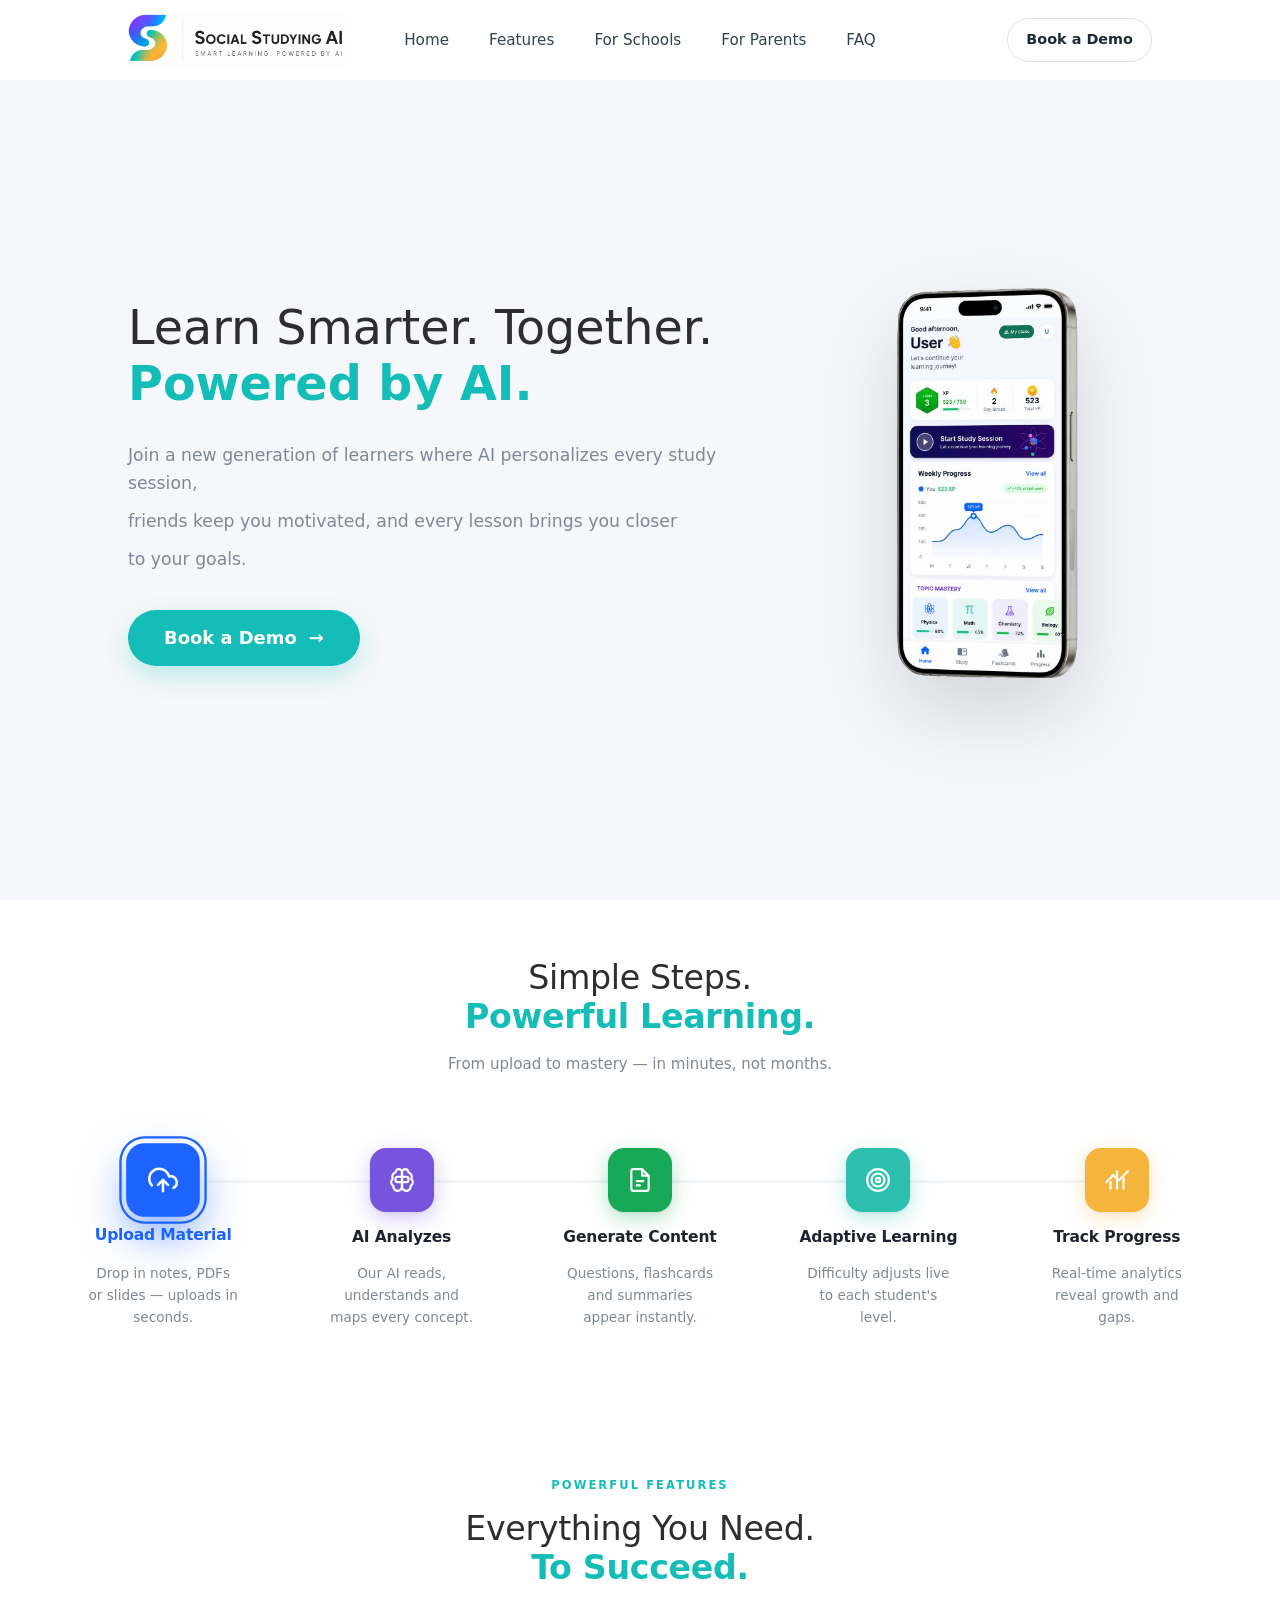
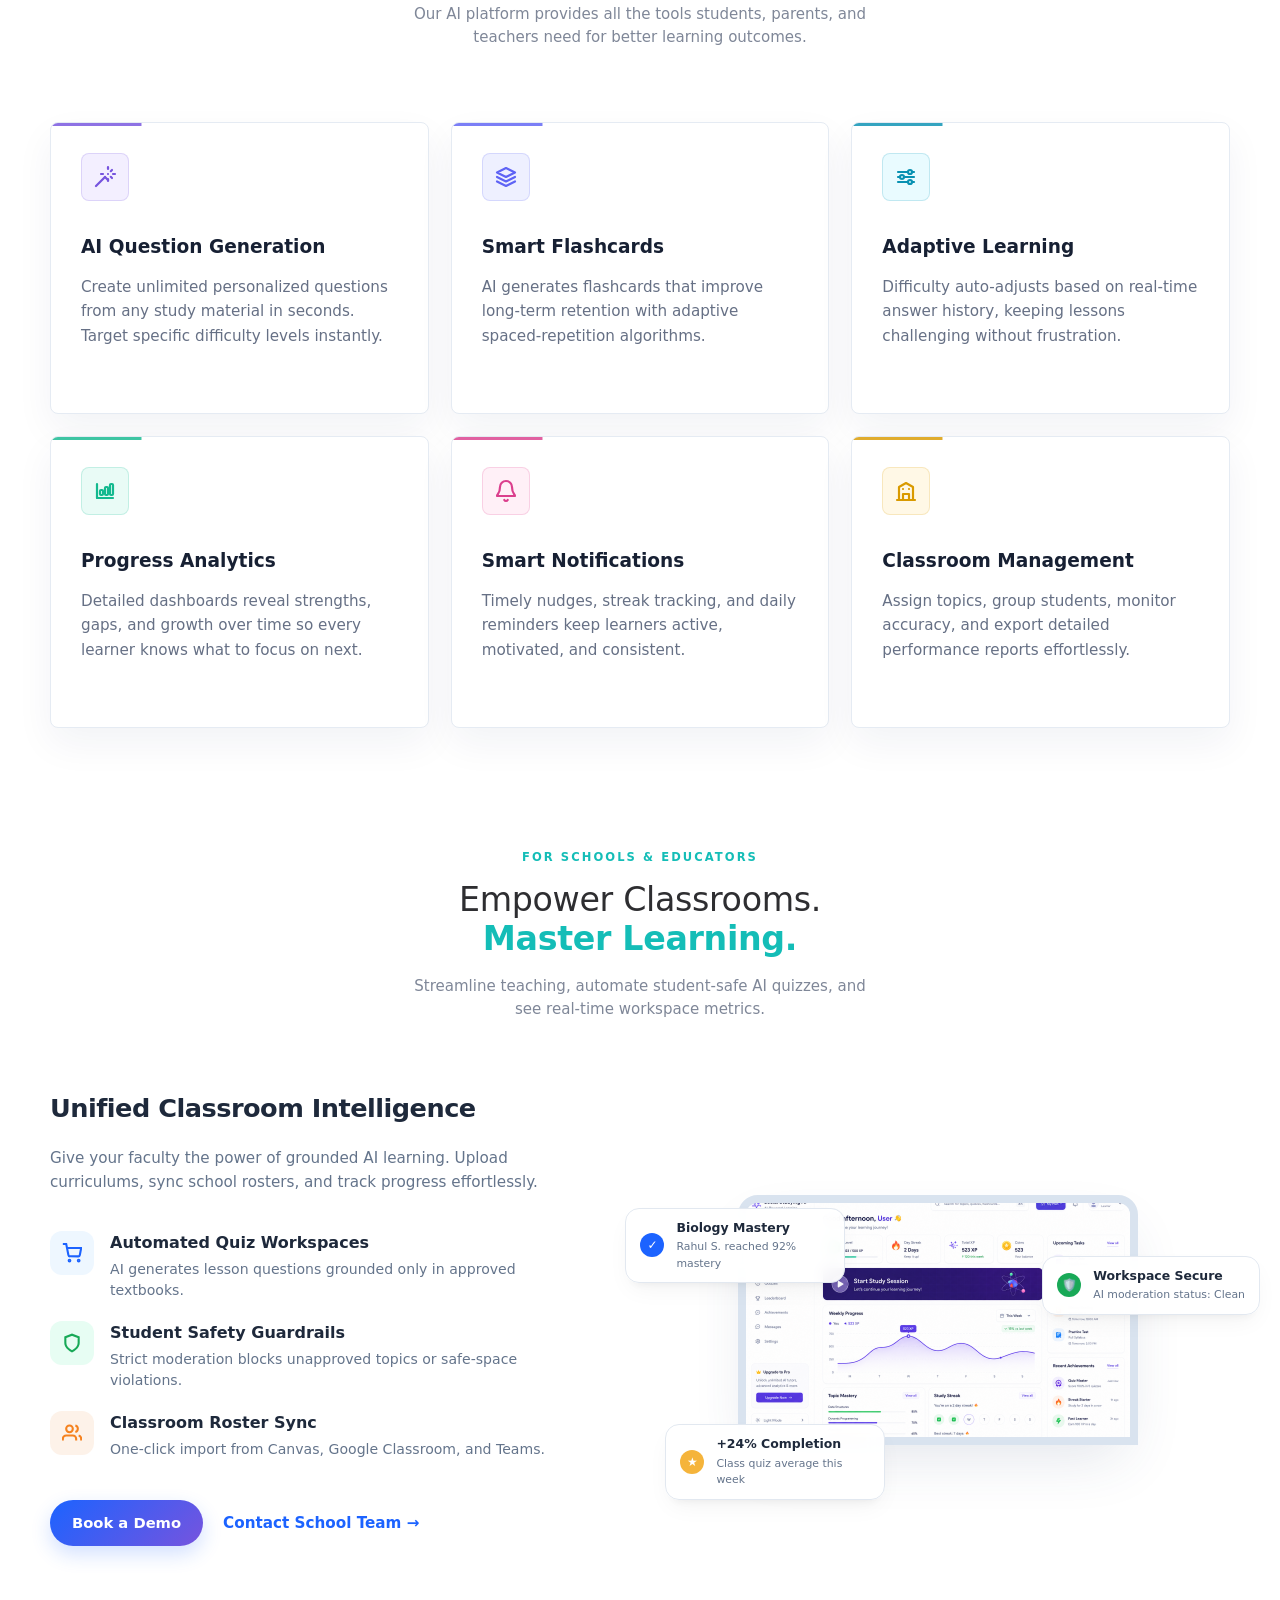
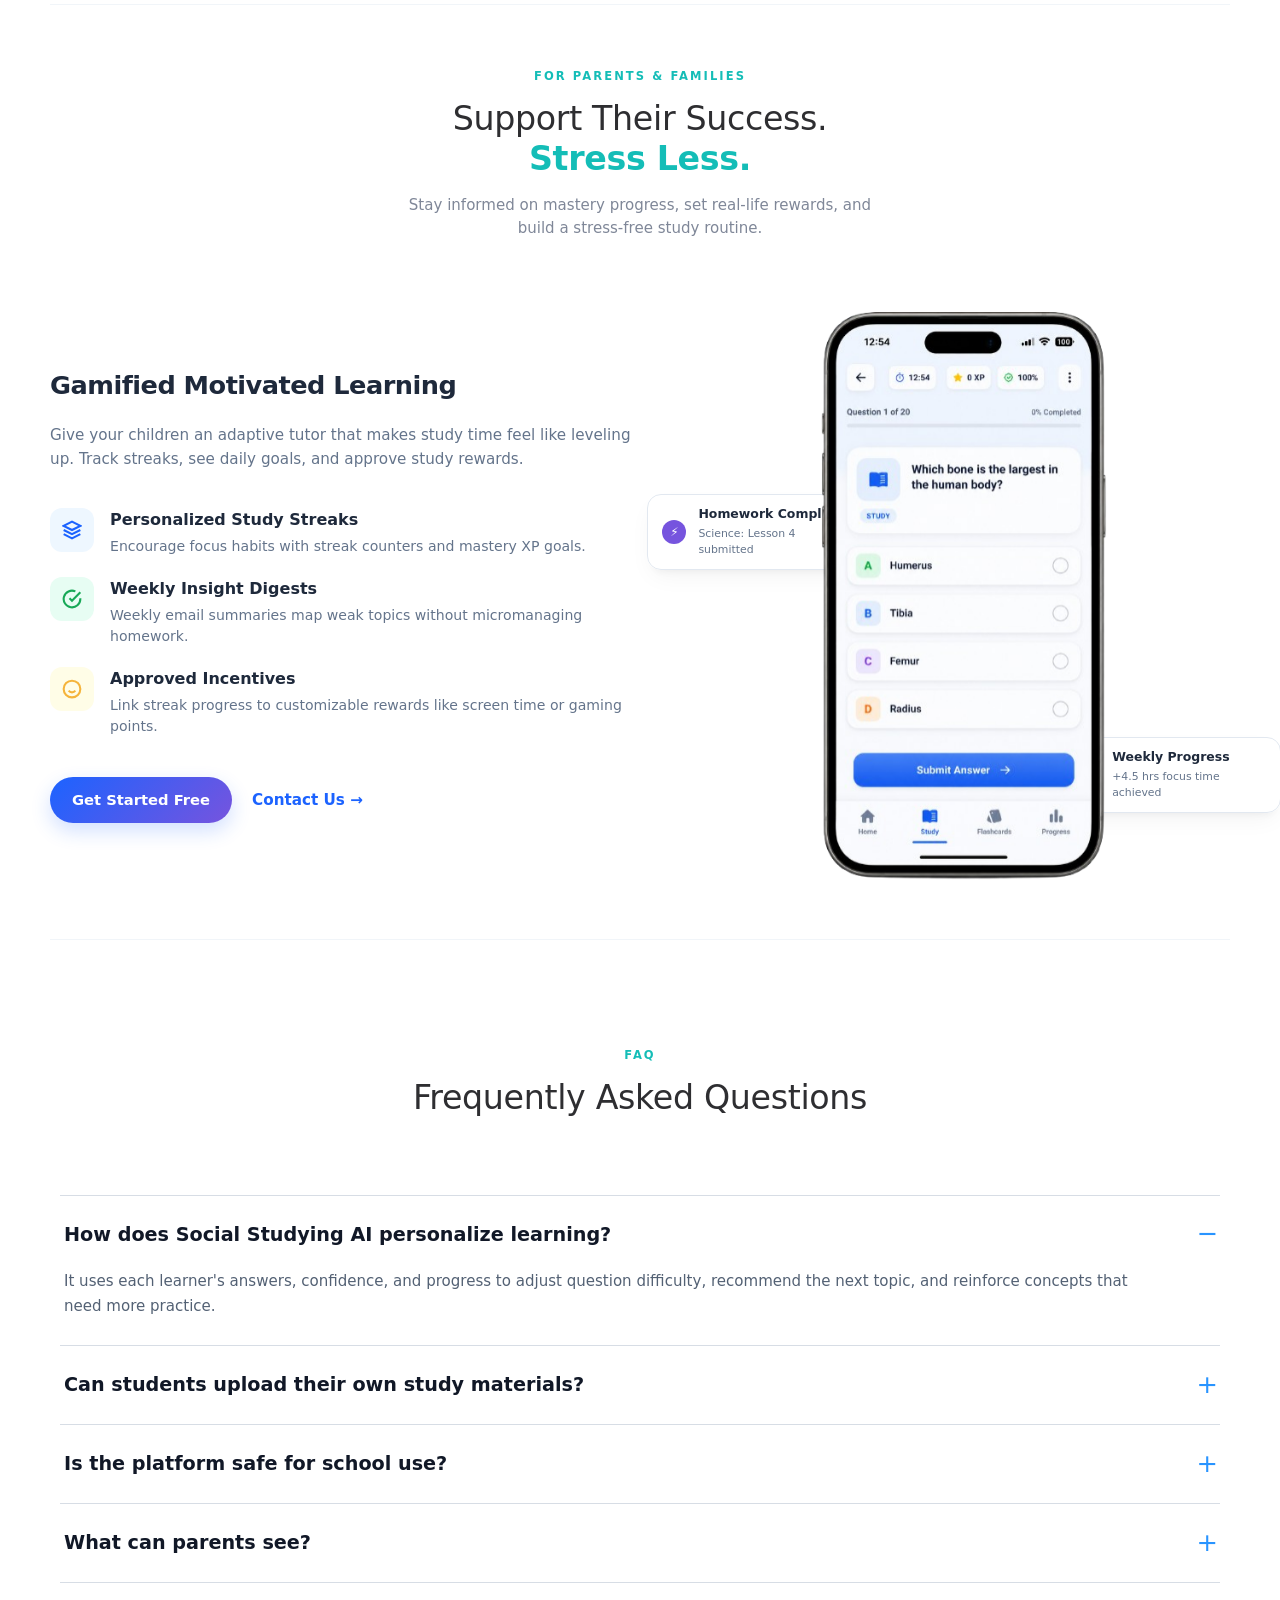
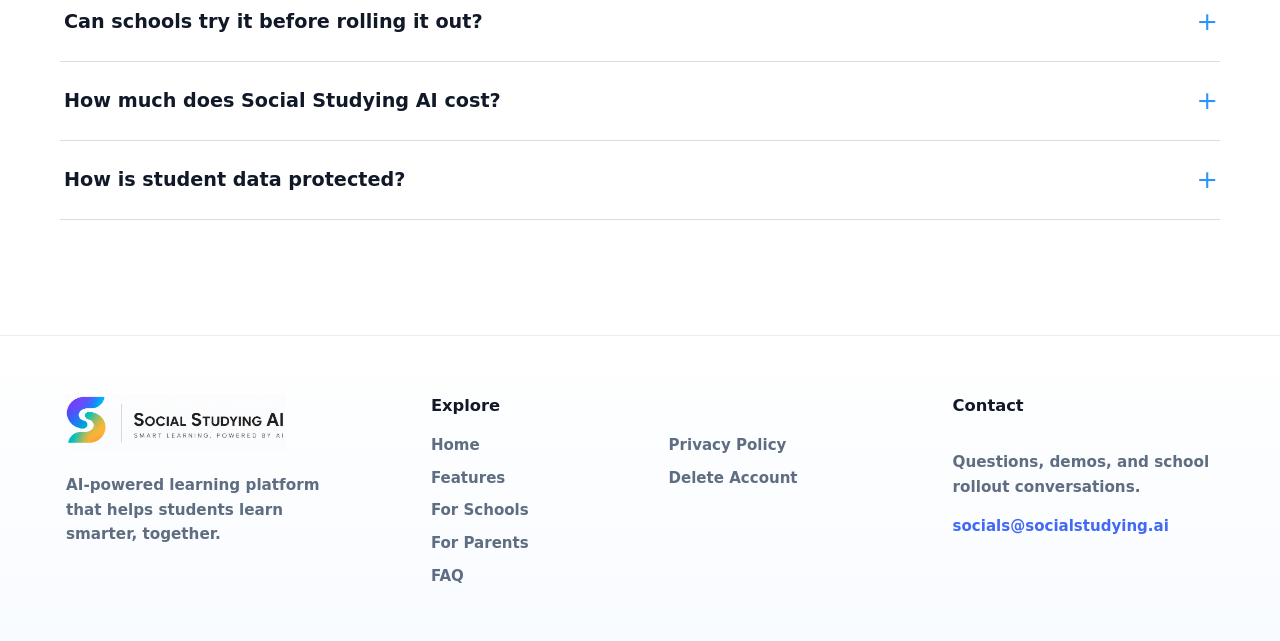
<file: index.html>
<!doctype html>
<html lang="en">
  <head>
    <meta charset="utf-8">
    <meta name="viewport" content="width=device-width, initial-scale=1">
    <meta
      name="description"
      content="Social Studying AI is a clean social studying app landing page for AI-grounded questions, flashcards, adaptive learning paths, admin workspaces, and student analytics."
    >
    <title>Social Studying AI - Learning App</title>
    <link rel="icon" href="app_logo.png">
    <link rel="preload" href="heroimg.png" as="image">
    <link rel="stylesheet" href="styles.css?v=3.0">
  </head>
  <body>
    <header class="site-header" data-header>
      <a class="brand" href="#hero" aria-label="Social Studying AI home">
        <img src="app_logo.png" alt="Social Studying AI" class="brand-mark">
      </a>
      <nav class="main-pill-nav" aria-label="Landing page sections">
        <a href="#hero">Home</a>
        <a href="#features">Features</a>
        <a href="#for-schools">For Schools</a>
        <a href="#for-parents">For Parents</a>
        <a href="#faq">FAQ</a>
      </nav>
      <div class="header-cta-group">
        <button type="button" class="header-demo-btn" data-open-modal>Book a Demo</button>
        <div class="header-sub-dropdown">
          <a class="header-subscribe" href="/subscribe">
            <span>Subscription</span>
            <svg class="sub-chevron" width="12" height="12" viewBox="0 0 24 24" fill="none" stroke="currentColor" stroke-width="2.5" stroke-linecap="round" stroke-linejoin="round" aria-hidden="true"><polyline points="6 9 12 15 18 9"></polyline></svg>
          </a>
          <div class="header-sub-menu">
            <a href="/subscribe" class="sub-menu-item">
              <span class="sub-item-title">Admin Workspace</span>
              <span class="sub-item-desc">For schools, educators &amp; teams ($99/mo)</span>
            </a>
            <a href="/student-subscribe" class="sub-menu-item">
              <span class="sub-item-title">Student Subscription</span>
              <span class="sub-item-desc">Unlimited AI practice &amp; self-study ($10/mo)</span>
            </a>
          </div>
        </div>
      </div>
    </header>

    <main id="home">
      <section class="hero section-pad" id="hero">
        <div class="hero-copy reveal">
          <h1>Learn Smarter. Together.<br><span>Powered by AI.</span></h1>
          <p class="hero-text">
            <span>Join a new generation of learners where AI personalizes every study session,</span>
            <span>friends keep you motivated, and every lesson brings you closer</span>
            <span>to your goals.</span>
          </p>
          <a href="#contact" class="btn-hero-cta">
            Book a Demo
            <span aria-hidden="true">&rarr;</span>
          </a>
        </div>

        <div class="hero-visual reveal" aria-label="Social Studying AI mobile product preview">
          <img class="phone-mockup" src="heroimg.png" alt="Social Studying AI mobile dashboard with level, streak, XP, weekly progress, and topic mastery">
        </div>
      </section>

      <!-- ────────── HOW IT WORKS ────────── -->
      <section class="hiw-section section-pad" id="how-it-works" aria-labelledby="hiw-title">

        <div class="hiw-head reveal">
         
          <h2 id="hiw-title">Simple Steps.<br><span>Powerful Learning.</span></h2>
          <p class="hiw-sub">From upload to mastery &mdash; in minutes, not months.</p>
        </div>

        <div class="hiw-steps" role="list">
          <div class="hiw-connector" aria-hidden="true">
            <div class="hiw-connector-fill" id="hiw-progress-line" aria-hidden="true"></div>
          </div>

          <!-- Step 1 -->
          <div class="hiw-card" role="listitem" style="--sc:#1c63ff;--i:0">
            <div class="hiw-card-num">01</div>
            <div class="hiw-card-icon">
              <svg viewBox="0 0 24 24" fill="none" stroke="white" stroke-width="2" stroke-linecap="round" stroke-linejoin="round">
                <polyline points="16 16 12 12 8 16"/><line x1="12" y1="12" x2="12" y2="21"/>
                <path d="M20.39 18.39A5 5 0 0018 9h-1.26A8 8 0 103 16.3"/>
              </svg>
            </div>
            <h3>Upload Material</h3>
            <p>Drop in notes, PDFs or slides &mdash; uploads in seconds.</p>
          </div>

          <!-- Step 2 -->
          <div class="hiw-card" role="listitem" style="--sc:#7654de;--i:1">
            <div class="hiw-card-num">02</div>
            <div class="hiw-card-icon">
              <svg viewBox="0 0 24 24" fill="none" stroke="white" stroke-width="2" stroke-linecap="round" stroke-linejoin="round">
                <path d="M12 5a3 3 0 1 0-5.997.125 4 4 0 0 0-2.526 5.77 4 4 0 0 0 .556 6.588A4 4 0 1 0 12 18Z"/>
                <path d="M12 5a3 3 0 1 1 5.997.125 4 4 0 0 1 2.526 5.77 4 4 0 0 1-.556 6.588A4 4 0 1 1 12 18Z"/>
                <path d="M12 5v14"/>
                <path d="M12 9h4a2 2 0 0 1 2 2v1a2 2 0 0 1-2 2h-4"/>
                <path d="M12 9H8a2 2 0 0 0-2 2v1a2 2 0 0 0 2 2h4"/>
              </svg>
            </div>
            <h3>AI Analyzes</h3>
            <p>Our AI reads, understands and maps every concept.</p>
          </div>

          <!-- Step 3 -->
          <div class="hiw-card" role="listitem" style="--sc:#18a957;--i:2">
            <div class="hiw-card-num">03</div>
            <div class="hiw-card-icon">
              <svg viewBox="0 0 24 24" fill="none" stroke="white" stroke-width="2" stroke-linecap="round" stroke-linejoin="round">
                <path d="M14 2H6a2 2 0 00-2 2v16a2 2 0 002 2h12a2 2 0 002-2V8z"/>
                <polyline points="14 2 14 8 20 8"/>
                <line x1="9" y1="13" x2="15" y2="13"/>
                <line x1="9" y1="17" x2="12" y2="17"/>
              </svg>
            </div>
            <h3>Generate Content</h3>
            <p>Questions, flashcards and summaries appear instantly.</p>
          </div>

          <!-- Step 4 -->
          <div class="hiw-card" role="listitem" style="--sc:#2cbfae;--i:3">
            <div class="hiw-card-num">04</div>
            <div class="hiw-card-icon">
              <svg viewBox="0 0 24 24" fill="none" stroke="white" stroke-width="2" stroke-linecap="round" stroke-linejoin="round">
                <circle cx="12" cy="12" r="10"/>
                <circle cx="12" cy="12" r="6"/>
                <circle cx="12" cy="12" r="2"/>
              </svg>
            </div>
            <h3>Adaptive Learning</h3>
            <p>Difficulty adjusts live to each student's level.</p>
          </div>

          <!-- Step 5 -->
          <div class="hiw-card" role="listitem" style="--sc:#f5b43b;--i:4">
            <div class="hiw-card-num">05</div>
            <div class="hiw-card-icon">
              <svg viewBox="0 0 24 24" fill="none" stroke="white" stroke-width="2" stroke-linecap="round" stroke-linejoin="round">
                <line x1="18" y1="20" x2="18" y2="10"/>
                <line x1="12" y1="20" x2="12" y2="4"/>
                <line x1="6" y1="20" x2="6" y2="14"/>
                <polyline points="22 4 13.5 12.5 8.5 7.5 2 14"/>
              </svg>
            </div>
            <h3>Track Progress</h3>
            <p>Real-time analytics reveal growth and gaps.</p>
          </div>

        </div><!-- /.hiw-steps -->

      </section>
      <!-- ────────────────────────────────── -->
      <section class="product-features-section section-pad" id="features" aria-labelledby="features-title">
        <div class="hiw-head reveal">
          <span class="hiw-kicker">POWERFUL FEATURES</span>
          <h2 id="features-title">Everything You Need.<br><span>To Succeed.</span></h2>
          <p class="hiw-sub">Our AI platform provides all the tools students, parents, and teachers need for better learning outcomes.</p>
        </div>

        <div class="product-feature-grid">
          <article class="product-feature-card reveal" style="--feature-color:#7654de;--feature-rgb:118,84,222;--feature-soft:#f3efff;">
            <span class="product-feature-icon" aria-hidden="true">
              <svg viewBox="0 0 24 24" fill="none" stroke="currentColor" stroke-width="2.2" stroke-linecap="round" stroke-linejoin="round">
                <path d="M15 4V2"/>
                <path d="M15 16v-2"/>
                <path d="M8 9h2"/>
                <path d="M20 9h2"/>
                <path d="M17.8 11.8 19 13"/>
                <path d="M15 9h.01"/>
                <path d="M17.8 6.2 19 5"/>
                <path d="m3 21 9-9"/>
                <path d="m12 12 3 3"/>
              </svg>
            </span>
            <h3>AI Question Generation</h3>
            <p>Create unlimited personalized questions from any study material in seconds. Target specific difficulty levels instantly.</p>
          </article>

          <article class="product-feature-card reveal" style="--feature-color:#5e63f5;--feature-rgb:94,99,245;--feature-soft:#eef0ff;">
            <span class="product-feature-icon" aria-hidden="true">
              <svg viewBox="0 0 24 24" fill="none" stroke="currentColor" stroke-width="2.2" stroke-linecap="round" stroke-linejoin="round">
                <path d="m12 3 9 4.5-9 4.5-9-4.5L12 3Z"/>
                <path d="m3 12 9 4.5 9-4.5"/>
                <path d="m3 16.5 9 4.5 9-4.5"/>
              </svg>
            </span>
            <h3>Smart Flashcards</h3>
            <p>AI generates flashcards that improve long-term retention with adaptive spaced-repetition algorithms.</p>
          </article>

          <article class="product-feature-card reveal" style="--feature-color:#0891b2;--feature-rgb:8,145,178;--feature-soft:#e9fbff;">
            <span class="product-feature-icon" aria-hidden="true">
              <svg viewBox="0 0 24 24" fill="none" stroke="currentColor" stroke-width="2.2" stroke-linecap="round" stroke-linejoin="round">
                <path d="M4 7h10"/>
                <path d="M18 7h2"/>
                <path d="M4 12h2"/>
                <path d="M10 12h10"/>
                <path d="M4 17h10"/>
                <path d="M18 17h2"/>
                <circle cx="16" cy="7" r="2"/>
                <circle cx="8" cy="12" r="2"/>
                <circle cx="16" cy="17" r="2"/>
              </svg>
            </span>
            <h3>Adaptive Learning</h3>
            <p>Difficulty auto-adjusts based on real-time answer history, keeping lessons challenging without frustration.</p>
          </article>

          <article class="product-feature-card reveal" style="--feature-color:#14b98f;--feature-rgb:20,185,143;--feature-soft:#e9fbf6;">
            <span class="product-feature-icon" aria-hidden="true">
              <svg viewBox="0 0 24 24" fill="none" stroke="currentColor" stroke-width="2.2" stroke-linecap="round" stroke-linejoin="round">
                <path d="M4 19V5"/>
                <path d="M4 19h16"/>
                <rect x="7" y="11" width="3" height="5" rx="1"/>
                <rect x="12" y="8" width="3" height="8" rx="1"/>
                <rect x="17" y="5" width="3" height="11" rx="1"/>
              </svg>
            </span>
            <h3>Progress Analytics</h3>
            <p>Detailed dashboards reveal strengths, gaps, and growth over time so every learner knows what to focus on next.</p>
          </article>

          <article class="product-feature-card reveal" style="--feature-color:#db3f8d;--feature-rgb:219,63,141;--feature-soft:#fff0f7;">
            <span class="product-feature-icon" aria-hidden="true">
              <svg viewBox="0 0 24 24" fill="none" stroke="currentColor" stroke-width="2.2" stroke-linecap="round" stroke-linejoin="round">
                <path d="M18 8a6 6 0 0 0-12 0c0 7-3 7-3 9h18c0-2-3-2-3-9"/>
                <path d="M13.73 21a2 2 0 0 1-3.46 0"/>
              </svg>
            </span>
            <h3>Smart Notifications</h3>
            <p>Timely nudges, streak tracking, and daily reminders keep learners active, motivated, and consistent.</p>
          </article>

          <article class="product-feature-card reveal" style="--feature-color:#d99a00;--feature-rgb:217,154,0;--feature-soft:#fff8e6;">
            <span class="product-feature-icon" aria-hidden="true">
              <svg viewBox="0 0 24 24" fill="none" stroke="currentColor" stroke-width="2.2" stroke-linecap="round" stroke-linejoin="round">
                <path d="M3 21h18"/>
                <path d="M5 21V8l7-4 7 4v13"/>
                <path d="M9 21v-6h6v6"/>
                <path d="M9 10h.01"/>
                <path d="M15 10h.01"/>
              </svg>
            </span>
            <h3>Classroom Management</h3>
            <p>Assign topics, group students, monitor accuracy, and export detailed performance reports effortlessly.</p>
          </article>
        </div>
      </section>
      <!-- ────────── SCHOOLS & EDUCATORS ────────── -->
      <section class="schools-section section-pad" id="for-schools" aria-labelledby="schools-title">
        <div class="hiw-head reveal">
          <span class="hiw-kicker">FOR SCHOOLS &amp; EDUCATORS</span>
          <h2 id="schools-title">Empower Classrooms.<br><span>Master Learning.</span></h2>
          <p class="hiw-sub">Streamline teaching, automate student-safe AI quizzes, and see real-time workspace metrics.</p>
        </div>

        <div class="split-showcase reveal">
          <div class="showcase-content">
            <h3>Unified Classroom Intelligence</h3>
            <p>Give your faculty the power of grounded AI learning. Upload curriculums, sync school rosters, and track progress effortlessly.</p>
            
            <ul class="benefit-list">
              <li>
                <span class="benefit-icon" style="background:#eef7ff;color:#1c63ff">
                  <svg viewBox="0 0 24 24" fill="none" stroke="currentColor" stroke-width="2.5"><circle cx="9" cy="21" r="1"/><circle cx="20" cy="21" r="1"/><path d="M1 1h4l2.68 13.39a2 2 0 002 1.61h9.72a2 2 0 002-1.61L23 6H6"/></svg>
                </span>
                <div>
                  <strong>Automated Quiz Workspaces</strong>
                  <p>AI generates lesson questions grounded only in approved textbooks.</p>
                </div>
              </li>
              <li>
                <span class="benefit-icon" style="background:#e7fdf3;color:#18a957">
                  <svg viewBox="0 0 24 24" fill="none" stroke="currentColor" stroke-width="2.5"><path d="M12 22s8-4 8-10V5l-8-3-8 3v7c0 6 8 10 8 10z"/></svg>
                </span>
                <div>
                  <strong>Student Safety Guardrails</strong>
                  <p>Strict moderation blocks unapproved topics or safe-space violations.</p>
                </div>
              </li>
              <li>
                <span class="benefit-icon" style="background:#fdf2e9;color:#f5821f">
                  <svg viewBox="0 0 24 24" fill="none" stroke="currentColor" stroke-width="2.5"><path d="M17 21v-2a4 4 0 00-4-4H5a4 4 0 00-4 4v2"/><circle cx="9" cy="7" r="4"/><path d="M23 21v-2a4 4 0 00-3-3.87"/><path d="M16 3.13a4 4 0 010 7.75"/></svg>
                </span>
                <div>
                  <strong>Classroom Roster Sync</strong>
                  <p>One-click import from Canvas, Google Classroom, and Teams.</p>
                </div>
              </li>
            </ul>

            <div class="showcase-cta">
              <a class="header-subscribe" href="#contact">Book a Demo</a>
              <a class="btn-secondary-link" href="#contact">Contact School Team &rarr;</a>
            </div>
          </div>

          <div class="showcase-visual">
            <div class="laptop-frame">
              <img src="dashboard.png" alt="School Dashboard Mockup" class="laptop-screen-img">
            </div>

            <!-- Floating UI Cards -->
            <div class="floating-ui-card f-ui-1">
              <span class="f-ui-icon bg-blue">&#10003;</span>
              <div>
                <strong>Biology Mastery</strong>
                <p>Rahul S. reached 92% mastery</p>
              </div>
            </div>
            <div class="floating-ui-card f-ui-2">
              <span class="f-ui-icon bg-green">&#128737;&#65039;</span>
              <div>
                <strong>Workspace Secure</strong>
                <p>AI moderation status: Clean</p>
              </div>
            </div>
            <div class="floating-ui-card f-ui-3">
              <span class="f-ui-icon bg-yellow">&#9733;</span>
              <div>
                <strong>+24% Completion</strong>
                <p>Class quiz average this week</p>
              </div>
            </div>
          </div>
        </div>

      </section>

      <!-- ────────── PARENTS & FAMILIES ────────── -->
      <section class="parents-section section-pad" id="for-parents" aria-labelledby="parents-title">
        <div class="hiw-head reveal">
          <span class="hiw-kicker">FOR PARENTS &amp; FAMILIES</span>
          <h2 id="parents-title">Support Their Success.<br><span>Stress Less.</span></h2>
          <p class="hiw-sub">Stay informed on mastery progress, set real-life rewards, and build a stress-free study routine.</p>
        </div>

        <div class="split-showcase reveal reverse">
          <div class="showcase-content">
            <h3>Gamified Motivated Learning</h3>
            <p>Give your children an adaptive tutor that makes study time feel like leveling up. Track streaks, see daily goals, and approve study rewards.</p>

            <ul class="benefit-list">
              <li>
                <span class="benefit-icon" style="background:#eef7ff;color:#1c63ff">
                  <svg viewBox="0 0 24 24" fill="none" stroke="currentColor" stroke-width="2.5"><path d="M12 2L2 7l10 5 10-5-10-5zM2 17l10 5 10-5M2 12l10 5 10-5"/></svg>
                </span>
                <div>
                  <strong>Personalized Study Streaks</strong>
                  <p>Encourage focus habits with streak counters and mastery XP goals.</p>
                </div>
              </li>
              <li>
                <span class="benefit-icon" style="background:#e7fdf3;color:#18a957">
                  <svg viewBox="0 0 24 24" fill="none" stroke="currentColor" stroke-width="2.5"><path d="M22 11.08V12a10 10 0 11-5.93-9.14"/><polyline points="22 4 12 14.01 9 11.01"/></svg>
                </span>
                <div>
                  <strong>Weekly Insight Digests</strong>
                  <p>Weekly email summaries map weak topics without micromanaging homework.</p>
                </div>
              </li>
              <li>
                <span class="benefit-icon" style="background:#fffde7;color:#f5b43b">
                  <svg viewBox="0 0 24 24" fill="none" stroke="currentColor" stroke-width="2.5"><circle cx="12" cy="12" r="10"/><path d="M8 14s1.5 2 4 2 4-2 4-2"/><line x1="9" y1="9" x2="9.01" y2="9"/><line x1="15" y1="9" x2="15.01" y2="9"/></svg>
                </span>
                <div>
                  <strong>Approved Incentives</strong>
                  <p>Link streak progress to customizable rewards like screen time or gaming points.</p>
                </div>
              </li>
            </ul>

            <div class="showcase-cta">
              <a class="header-subscribe" href="#hero">Get Started Free</a>
              <a class="btn-secondary-link" href="#contact">Contact Us &rarr;</a>
            </div>
          </div>

          <div class="showcase-visual parent-showcase-visual">
            <div class="mobile-frame-container">
              <img class="mobile-screen-img" src="ChatGPT_Image_Jul_10__2026__12_10_06_PM-removebg-preview.png" alt="Social Studying AI study quiz screen with progress, options, and bottom navigation">
            </div>

            <!-- Floating UI Cards -->
            <div class="floating-ui-card m-ui-1">
              <span class="f-ui-icon bg-purple">&#9889;</span>
              <div>
                <strong>Homework Complete</strong>
                <p>Science: Lesson 4 submitted</p>
              </div>
            </div>
            <div class="floating-ui-card m-ui-2">
              <span class="f-ui-icon bg-yellow">&#128293;</span>
              <div>
                <strong>Weekly Progress</strong>
                <p>+4.5 hrs focus time achieved</p>
              </div>
            </div>
          </div>
        </div>

      </section>

      <section class="faq-section section-pad" id="faq" aria-labelledby="faq-title">
        <div class="faq-intro reveal">
          <span class="faq-kicker">FAQ</span>
          <h2 id="faq-title">Frequently Asked Questions</h2>
        </div>

        <div class="faq-list reveal">
          <details open>
            <summary>How does Social Studying AI personalize learning?</summary>
            <p>It uses each learner's answers, confidence, and progress to adjust question difficulty, recommend the next topic, and reinforce concepts that need more practice.</p>
          </details>
          <details>
            <summary>Can students upload their own study materials?</summary>
            <p>Yes. Students can turn notes, PDFs, and slides into grounded questions, flashcards, and summaries in seconds.</p>
          </details>
          <details>
            <summary>Is the platform safe for school use?</summary>
            <p>Yes. School workspaces include approved-content grounding, moderation guardrails, roster controls, and educator visibility into student activity.</p>
          </details>
          <details>
            <summary>What can parents see?</summary>
            <p>Parents can follow mastery, streaks, focus time, and weekly progress without needing to monitor every individual study session.</p>
          </details>
          <details>
            <summary>Can schools try it before rolling it out?</summary>
            <p>Absolutely. Book a demo to explore the student and educator experience and discuss a rollout that fits your school.</p>
          </details>
          <details>
            <summary>How much does Social Studying AI cost?</summary>
            <p>Plans are tailored for individual learners, families, and schools. Book a demo to discuss the right option for your needs and rollout size.</p>
          </details>
          <details>
            <summary>How is student data protected?</summary>
            <p>Student information is handled with privacy-first controls, secure access, and clear workspace permissions so only authorized users can view learning data.</p>
          </details>
        </div>
      </section>

    </main>

    <footer class="site-footer">
      <div class="footer-brand">
        <div class="footer-logo-link" aria-label="Social Studying AI">
          <img src="app_logo.png" alt="Social Studying AI" class="footer-logo">
        </div>
        <p>AI-powered learning platform that helps students learn smarter, together.</p>
      </div>

      <nav class="footer-links" aria-label="Footer navigation">
        <h3>Explore</h3>
        <div class="footer-explore-cols">
          <div class="footer-col">
            <a href="#hero">Home</a>
            <a href="#features">Features</a>
            <a href="#for-schools">For Schools</a>
            <a href="#for-parents">For Parents</a>
            <a href="#faq">FAQ</a>
          </div>
          <div class="footer-col">
            <a href="/subscribe">Admin Subscription</a>
            <a href="/student-subscribe">Student Subscription</a>
            <a href="/privacy-policy">Privacy Policy</a>
            <a href="/delete-account">Delete Account</a>
          </div>
        </div>
      </nav>

      <div class="footer-contact">
        <h3>Contact</h3>
        <p>Questions, demos, and school rollout conversations.</p>
        <a href="mailto:socials@socialstudying.ai">socials@socialstudying.ai</a>
      </div>
    </footer>

    <!-- ────────── POPUP MODAL FORM ────────── -->
    <div class="modal-overlay" id="demo-modal" aria-hidden="true">
      <div class="modal-container" role="dialog" aria-modal="true" aria-labelledby="modal-title" aria-describedby="modal-description">
        <button class="modal-close" aria-label="Close modal" id="close-modal-btn">&times;</button>
        <div class="modal-header">
          <h2 id="modal-title">Book a Demo</h2>
          <p id="modal-description">Choose a date and time that works for you. We'll email you a confirmation.</p>
        </div>
        <form class="modal-form" id="demo-booking-form">
          <div class="form-row">
            <div class="form-group">
              <label for="modal-first-name">First name</label>
              <input type="text" id="modal-first-name" name="firstName" placeholder="John" autocomplete="given-name" maxlength="80" required>
            </div>
            <div class="form-group">
              <label for="modal-last-name">Last name</label>
              <input type="text" id="modal-last-name" name="lastName" placeholder="Parker" autocomplete="family-name" maxlength="80" required>
            </div>
          </div>
          
          <div class="form-group">
            <label for="modal-email">Work email</label>
            <input type="email" id="modal-email" name="email" placeholder="john@company.com" autocomplete="email" required>
          </div>
          
          <div class="form-row">
            <div class="form-group">
              <label for="modal-date">Preferred date</label>
              <input type="date" id="modal-date" name="date" required>
            </div>
            <div class="form-group">
              <label for="modal-time">Preferred time</label>
              <input type="time" id="modal-time" name="time" required>
            </div>
          </div>
          
          <p class="form-status" id="booking-status" role="status" aria-live="polite"></p>
          <div class="form-submit">
            <button type="submit" class="btn-submit">Book a Demo <span aria-hidden="true">&rarr;</span></button>
          </div>
        </form>
      </div>
    </div>

    <script src="script.js?v=3.2"></script>
  </body>
</html>
</file>
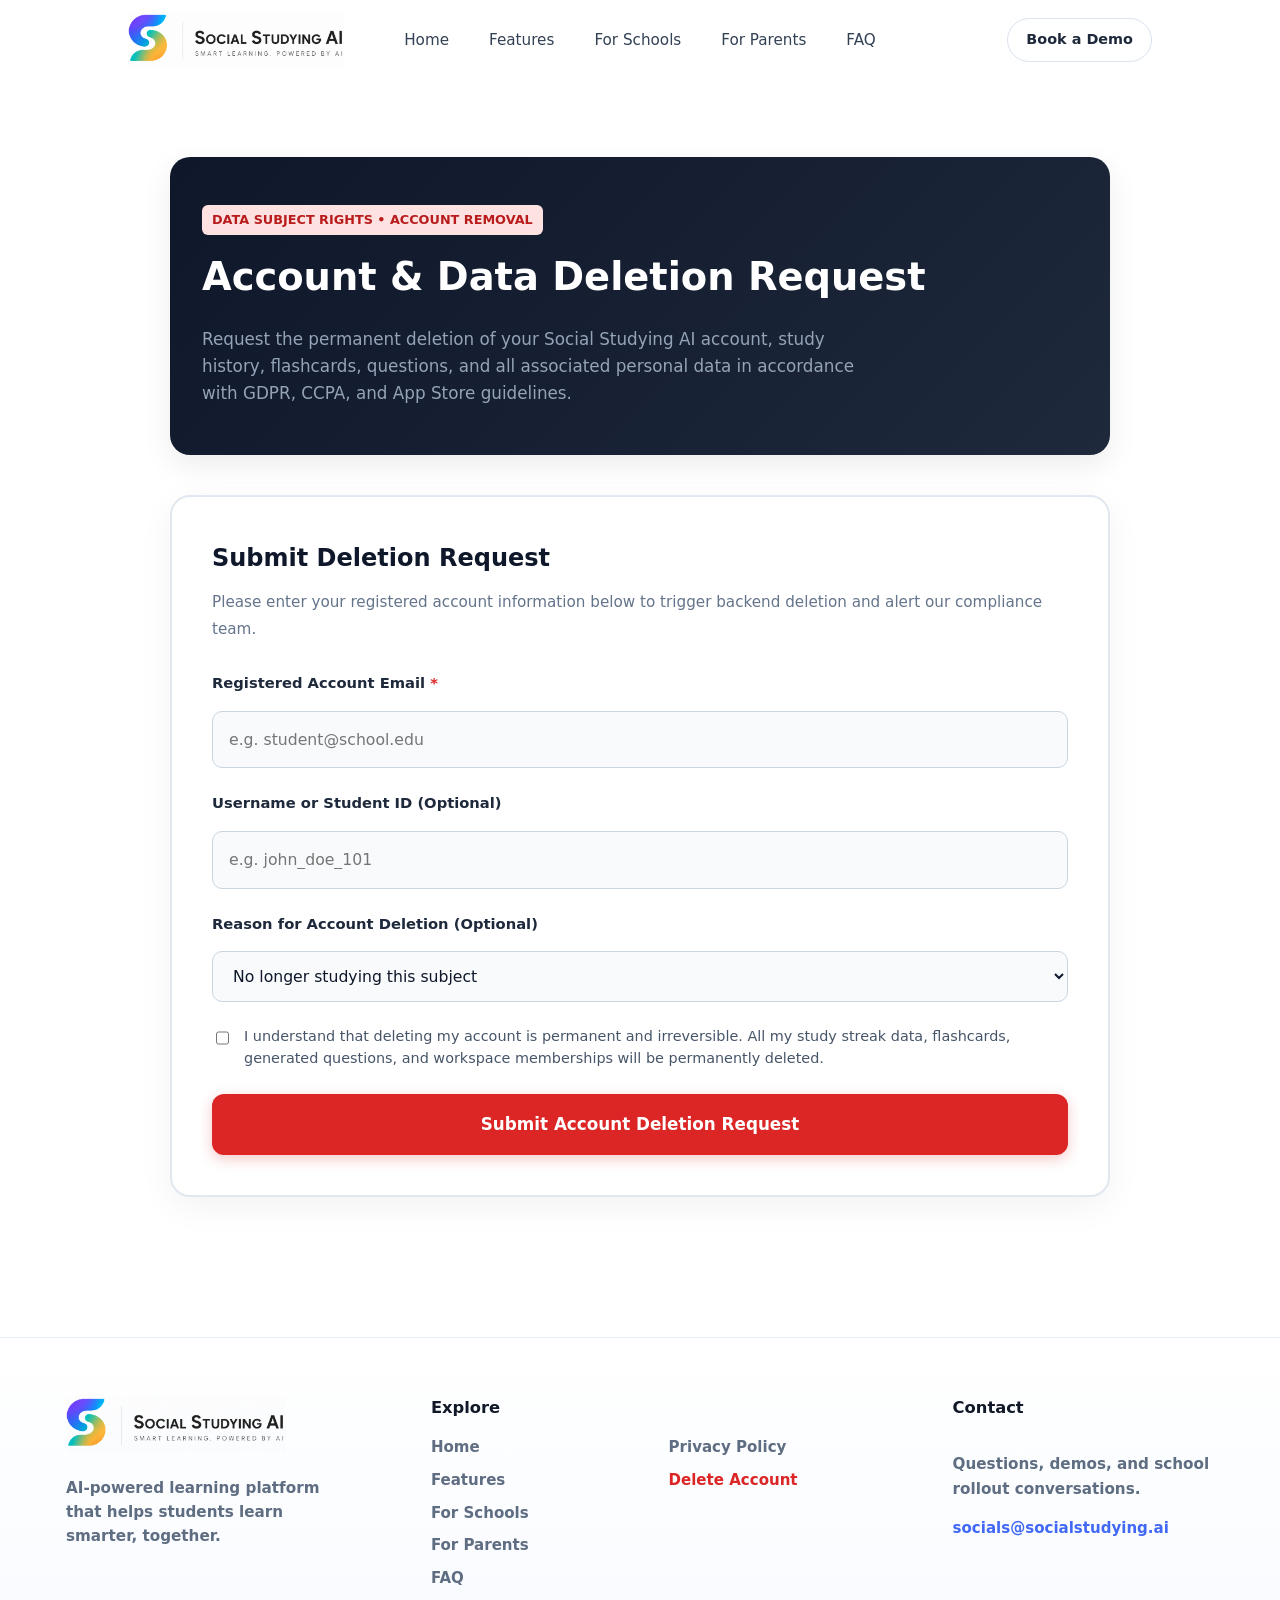
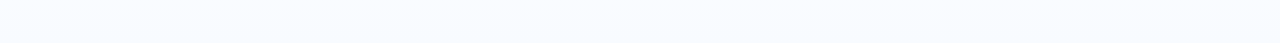
<file: delete-account/index.html>
<!doctype html>
<html lang="en">
  <head>
    <meta charset="utf-8">
    <meta name="viewport" content="width=device-width, initial-scale=1">
    <meta
      name="description"
      content="Account & Data Deletion Portal | Social Studying AI - Request permanent deletion of your student or parent account, learning history, and personal data."
    >
    <meta name="robots" content="index, follow">
    <title>Delete Account &amp; Data | Social Studying</title>
    <link rel="icon" href="/app_logo.png">
    <link rel="stylesheet" href="/styles.css?v=3.2">
    <style>
      .deletion-portal-hero {
        background: linear-gradient(135deg, #0f172a 0%, #1e293b 100%);
        color: #ffffff;
        padding: 48px 32px;
        border-radius: 20px;
        margin-bottom: 40px;
        box-shadow: 0 10px 30px rgba(0, 0, 0, 0.08);
      }
      .deletion-portal-hero h1 {
        font-size: clamp(1.8rem, 3vw, 2.5rem);
        font-weight: 850;
        margin: 0 0 16px 0;
        color: #ffffff;
      }
      .deletion-portal-hero p {
        font-size: 1.05rem;
        line-height: 1.6;
        color: #94a3b8;
        max-width: 680px;
        margin: 0;
      }
      .deletion-card-grid {
        display: grid;
        grid-template-columns: repeat(auto-fit, minmax(280px, 1fr));
        gap: 24px;
        margin-bottom: 40px;
      }
      .deletion-info-card {
        background: #ffffff;
        border: 1px solid #e2e8f0;
        border-radius: 16px;
        padding: 28px 24px;
        box-shadow: 0 4px 16px rgba(0, 0, 0, 0.03);
      }
      .deletion-info-card h3 {
        font-size: 1.15rem;
        font-weight: 750;
        color: #0f172a;
        margin: 0 0 12px 0;
        display: flex;
        align-items: center;
        gap: 10px;
      }
      .deletion-info-card p, .deletion-info-card ul {
        font-size: 0.93rem;
        color: #64748b;
        line-height: 1.6;
        margin: 0;
      }
      .deletion-info-card ul {
        padding-left: 20px;
        margin-top: 10px;
      }
      .deletion-form-container {
        background: #ffffff;
        border: 2px solid #e2e8f0;
        border-radius: 20px;
        padding: clamp(24px, 4vw, 40px);
        margin: 40px 0;
        box-shadow: 0 10px 35px rgba(0, 0, 0, 0.05);
      }
      .form-group {
        margin-bottom: 22px;
      }
      .form-group label {
        display: block;
        font-size: 0.92rem;
        font-weight: 700;
        color: #1e293b;
        margin-bottom: 8px;
      }
      .form-group input, .form-group textarea, .form-group select {
        width: 100%;
        padding: 14px 16px;
        border: 1.5px solid #cbd5e1;
        border-radius: 10px;
        font-size: 0.98rem;
        font-family: inherit;
        color: #0f172a;
        background: #f8fafc;
        transition: all 180ms ease;
        box-sizing: border-box;
      }
      .form-group input:focus, .form-group textarea:focus, .form-group select:focus {
        outline: none;
        border-color: #dc2626;
        background: #ffffff;
        box-shadow: 0 0 0 3px rgba(220, 38, 38, 0.12);
      }
      .checkbox-group {
        display: flex;
        align-items: flex-start;
        gap: 12px;
        margin: 24px 0;
      }
      .checkbox-group input {
        width: 18px;
        height: 18px;
        margin-top: 3px;
        accent-color: #dc2626;
      }
      .checkbox-group label {
        font-size: 0.9rem;
        color: #475569;
        line-height: 1.5;
        font-weight: 500;
      }
      .btn-danger-submit {
        display: inline-flex;
        align-items: center;
        justify-content: center;
        width: 100%;
        padding: 16px 28px;
        background: #dc2626;
        color: #ffffff;
        border: none;
        border-radius: 12px;
        font-size: 1.05rem;
        font-weight: 750;
        cursor: pointer;
        transition: all 200ms ease;
        box-shadow: 0 4px 14px rgba(220, 38, 38, 0.25);
      }
      .btn-danger-submit:hover:not(:disabled) {
        background: #b91c1c;
        transform: translateY(-1px);
        box-shadow: 0 8px 20px rgba(220, 38, 38, 0.32);
      }
      .btn-danger-submit:disabled {
        opacity: 0.65;
        cursor: not-allowed;
      }
      .form-result-box {
        display: none;
        padding: 24px;
        border-radius: 14px;
        margin-top: 24px;
        font-size: 0.95rem;
        line-height: 1.6;
      }
      .form-result-box.is-success {
        display: block;
        background: #f0fdf4;
        border: 1.5px solid #86efac;
        color: #166534;
      }
      .form-result-box.is-error {
        display: block;
        background: #fef2f2;
        border: 1.5px solid #fecaca;
        color: #991b1b;
      }
      .badge-urgent {
        display: inline-block;
        padding: 4px 10px;
        background: #fee2e2;
        color: #b91c1c;
        border-radius: 6px;
        font-size: 0.8rem;
        font-weight: 750;
        text-transform: uppercase;
        margin-bottom: 8px;
      }
    </style>
  </head>
  <body>
    <!-- Site Header -->
    <header class="site-header" data-header>
      <a class="brand" href="/#hero" aria-label="Social Studying AI home">
        <img src="/app_logo.png" alt="Social Studying AI" class="brand-mark">
      </a>
      <nav class="main-pill-nav" aria-label="Main navigation">
        <a href="/#hero">Home</a>
        <a href="/#features">Features</a>
        <a href="/#for-schools">For Schools</a>
        <a href="/#for-parents">For Parents</a>
        <a href="/#faq">FAQ</a>
      </nav>
      <div class="header-cta-group">
        <button type="button" class="header-demo-btn" data-open-modal>Book a Demo</button>
        <div class="header-sub-dropdown">
          <a class="header-subscribe" href="/subscribe">
            <span>Subscription</span>
            <svg class="sub-chevron" width="12" height="12" viewBox="0 0 24 24" fill="none" stroke="currentColor" stroke-width="2.5" stroke-linecap="round" stroke-linejoin="round" aria-hidden="true"><polyline points="6 9 12 15 18 9"></polyline></svg>
          </a>
          <div class="header-sub-menu">
            <a href="/subscribe" class="sub-menu-item">
              <span class="sub-item-title">Admin Workspace</span>
              <span class="sub-item-desc">For schools, educators &amp; teams ($99/mo)</span>
            </a>
            <a href="/student-subscribe" class="sub-menu-item">
              <span class="sub-item-title">Student Subscription</span>
              <span class="sub-item-desc">Unlimited AI practice &amp; self-study ($10/mo)</span>
            </a>
          </div>
        </div>
      </div>
    </header>

    <main class="privacy-page-main">
      <div class="privacy-container">
        
        <!-- Portal Hero -->
        <div class="deletion-portal-hero">
          <span class="badge-urgent">Data Subject Rights &bull; Account Removal</span>
          <h1>Account &amp; Data Deletion Request</h1>
          <p>
            Request the permanent deletion of your Social Studying AI account, study history, flashcards, questions, and all associated personal data in accordance with GDPR, CCPA, and App Store guidelines.
          </p>
        </div>



        <!-- Submission Form -->
        <div class="deletion-form-container" id="deletion-form-card">
          <h2 style="margin: 0 0 10px 0; font-size: 1.5rem; color: #0f172a;">Submit Deletion Request</h2>
          <p style="color: #64748b; margin: 0 0 28px 0; font-size: 0.95rem;">
            Please enter your registered account information below to trigger backend deletion and alert our compliance team.
          </p>

          <form id="deletion-request-form">
            <div class="form-group">
              <label for="del-email">Registered Account Email <span style="color: #dc2626;">*</span></label>
              <input type="email" id="del-email" name="email" required placeholder="e.g. student@school.edu" autocomplete="email">
            </div>

            <div class="form-group">
              <label for="del-username">Username or Student ID (Optional)</label>
              <input type="text" id="del-username" name="username" placeholder="e.g. john_doe_101">
            </div>

            <div class="form-group">
              <label for="del-reason">Reason for Account Deletion (Optional)</label>
              <select id="del-reason" name="reason">
                <option value="No longer studying this subject">No longer studying this subject</option>
                <option value="Graduated / Finished school">Graduated / Finished school</option>
                <option value="Privacy concerns">Privacy concerns</option>
                <option value="Created duplicate account">Created duplicate account</option>
                <option value="Other">Other</option>
              </select>
            </div>

            <div class="checkbox-group">
              <input type="checkbox" id="del-confirm" required>
              <label for="del-confirm">
                I understand that deleting my account is permanent and irreversible. All my study streak data, flashcards, generated questions, and workspace memberships will be permanently deleted.
              </label>
            </div>

            <button type="submit" class="btn-danger-submit" id="btn-del-submit">
              Submit Account Deletion Request
            </button>

            <div class="form-result-box" id="del-result-box"></div>
          </form>
        </div>

      </div>
    </main>

    <!-- Site Footer -->
    <footer class="site-footer">
      <div class="footer-brand">
        <div class="footer-logo-link" aria-label="Social Studying AI">
          <img src="/app_logo.png" alt="Social Studying AI" class="footer-logo">
        </div>
        <p>AI-powered learning platform that helps students learn smarter, together.</p>
      </div>

      <nav class="footer-links" aria-label="Footer navigation">
        <h3>Explore</h3>
        <div class="footer-explore-cols">
          <div class="footer-col">
            <a href="/#hero">Home</a>
            <a href="/#features">Features</a>
            <a href="/#for-schools">For Schools</a>
            <a href="/#for-parents">For Parents</a>
            <a href="/#faq">FAQ</a>
          </div>
          <div class="footer-col">
            <a href="/subscribe">Admin Subscription</a>
            <a href="/student-subscribe">Student Subscription</a>
            <a href="/privacy-policy">Privacy Policy</a>
            <a href="/delete-account" style="color: #dc2626; font-weight: 700;">Delete Account</a>
          </div>
        </div>
      </nav>

      <div class="footer-contact">
        <h3>Contact</h3>
        <p>Questions, demos, and school rollout conversations.</p>
        <a href="mailto:socials@socialstudying.ai">socials@socialstudying.ai</a>
      </div>
    </footer>

    <script>
      const form = document.getElementById('deletion-request-form');
      const submitBtn = document.getElementById('btn-del-submit');
      const resultBox = document.getElementById('del-result-box');

      const API_URL = 'https://socialstudying-api-6d3225.azurewebsites.net/api/delete-account';

      form.addEventListener('submit', async (e) => {
        e.preventDefault();
        
        const email = document.getElementById('del-email').value.trim();
        const username = document.getElementById('del-username').value.trim();
        const reason = document.getElementById('del-reason').value;

        if (!email) return;

        submitBtn.disabled = true;
        submitBtn.textContent = 'Submitting Request…';
        resultBox.className = 'form-result-box';
        resultBox.style.display = 'none';

        const payload = {
          email: email,
          username: username || null,
          reason: reason || null,
          requestedAt: new Date().toISOString()
        };

        try {
          const response = await fetch(API_URL, {
            method: 'POST',
            headers: { 'Content-Type': 'application/json' },
            body: JSON.stringify(payload)
          });

          const data = await response.json().catch(() => ({}));

          if (response.ok && data.success) {
            form.reset();
            resultBox.className = 'form-result-box is-success';
            resultBox.innerHTML = `
              <h4 style="margin: 0 0 8px 0; font-size: 1.1rem; color: #166534;">✅ Request Successfully Received</h4>
              <p style="margin: 0 0 8px 0;">
                Your account deletion request for <strong>${email}</strong> has been logged in our system and an alert has been dispatched to <strong>socials@socialstudying.ai</strong>.
              </p>
              <p style="margin: 0; font-size: 0.88rem; color: #15803d;">
                <strong>Reference ID:</strong> <code>${data.referenceId || 'DEL-CONFIRMED'}</code> &bull; SLA: Processed within 30 days.
              </p>
            `;
          } else {
            throw new Error(data.detail || data.message || 'Server returned an error.');
          }
        } catch (err) {
          console.warn('Backend API request failed, offering direct email fallback:', err);
          resultBox.className = 'form-result-box is-error';
          resultBox.innerHTML = `
            <h4 style="margin: 0 0 8px 0; font-size: 1.05rem;">Request Registered with Notice</h4>
            <p style="margin: 0 0 12px 0;">
              We couldn't connect directly to the automated backend API right now (${err.message}).
            </p>
            <p style="margin: 0;">
              Please click below to send your pre-filled request directly to our team:
              <br><br>
              <a href="mailto:socials@socialstudying.ai?subject=Account%20Deletion%20Request%20-%20${encodeURIComponent(email)}&body=Please%20delete%20my%20Social%20Studying%20AI%20account%20associated%20with%20${encodeURIComponent(email)}.%0AUsername:%20${encodeURIComponent(username || 'N/A')}%0AReason:%20${encodeURIComponent(reason)}" 
                 style="display: inline-block; padding: 10px 18px; background: #dc2626; color: #fff; border-radius: 8px; text-decoration: none; font-weight: 700;">
                📧 Email socials@socialstudying.ai Directly
              </a>
            </p>
          `;
        } finally {
          submitBtn.disabled = false;
          submitBtn.textContent = 'Submit Account Deletion Request';
        }
      });
    </script>
  </body>
</html>
</file>
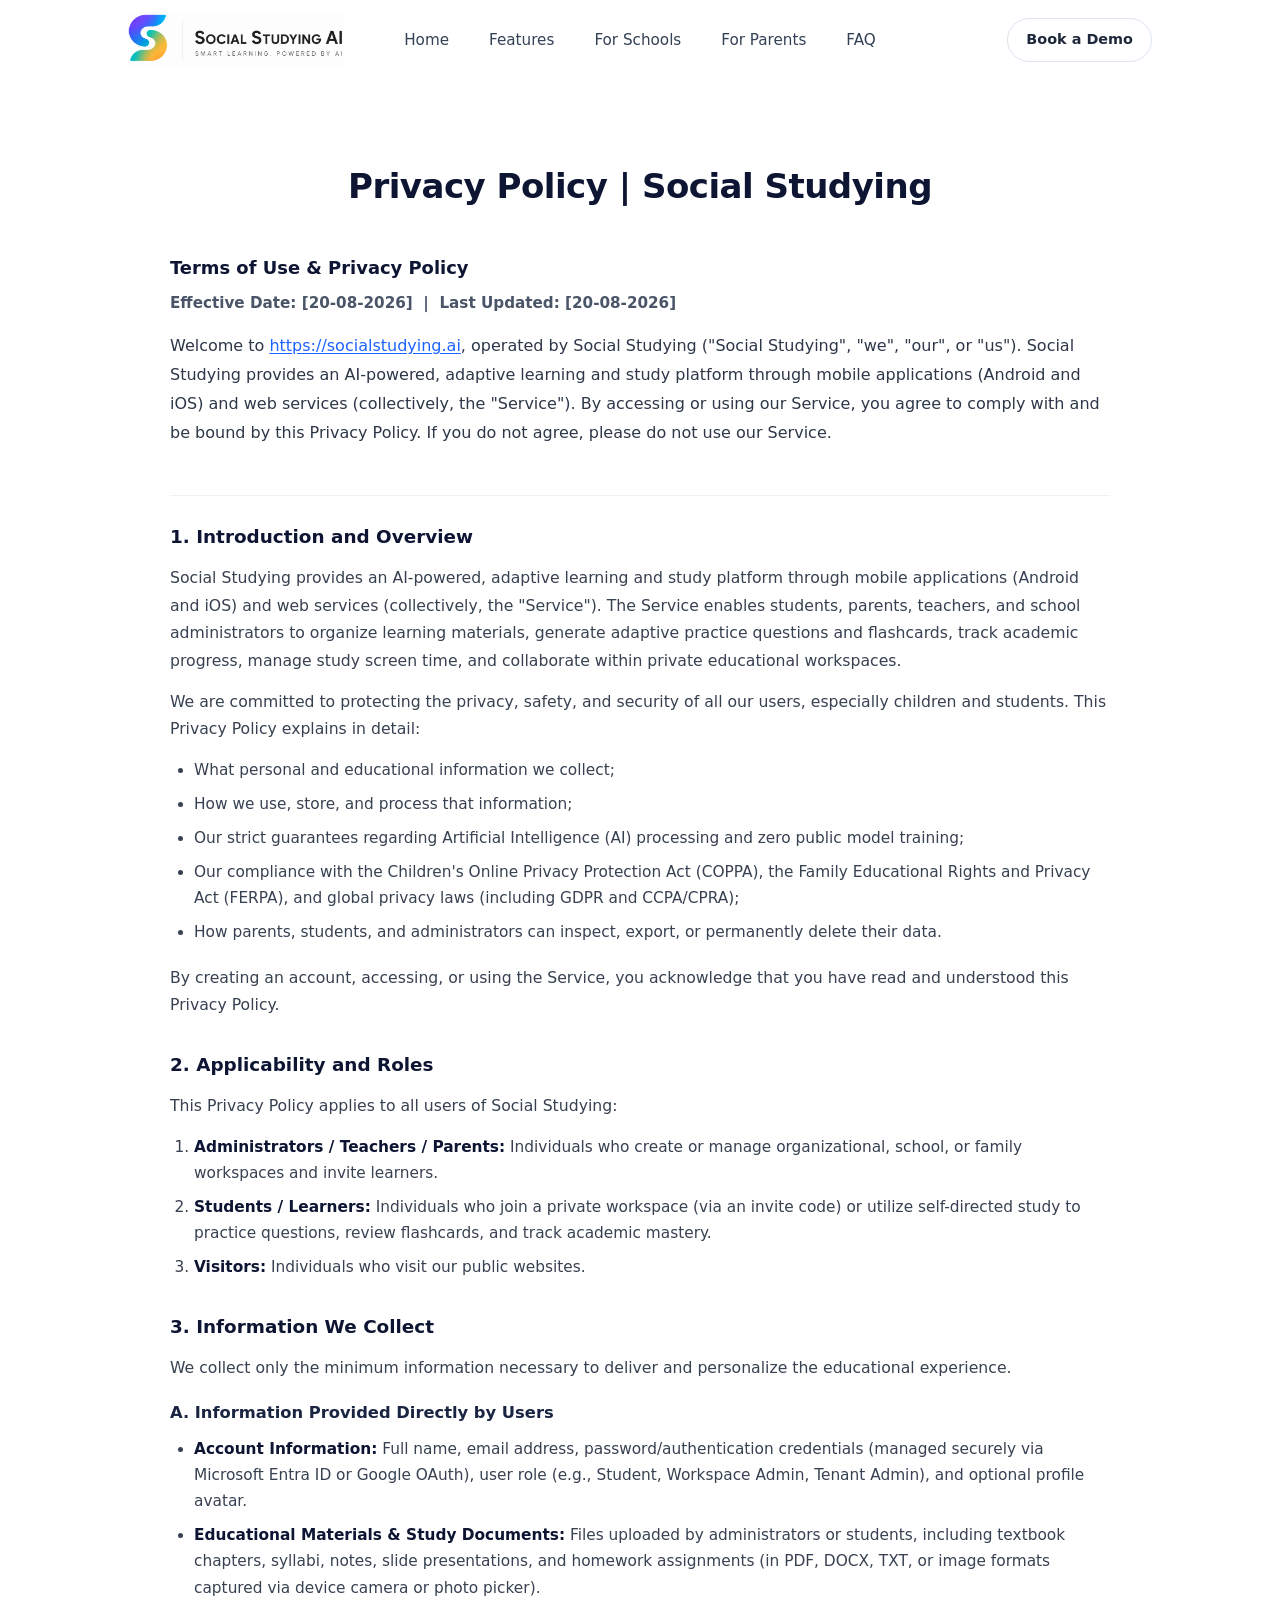
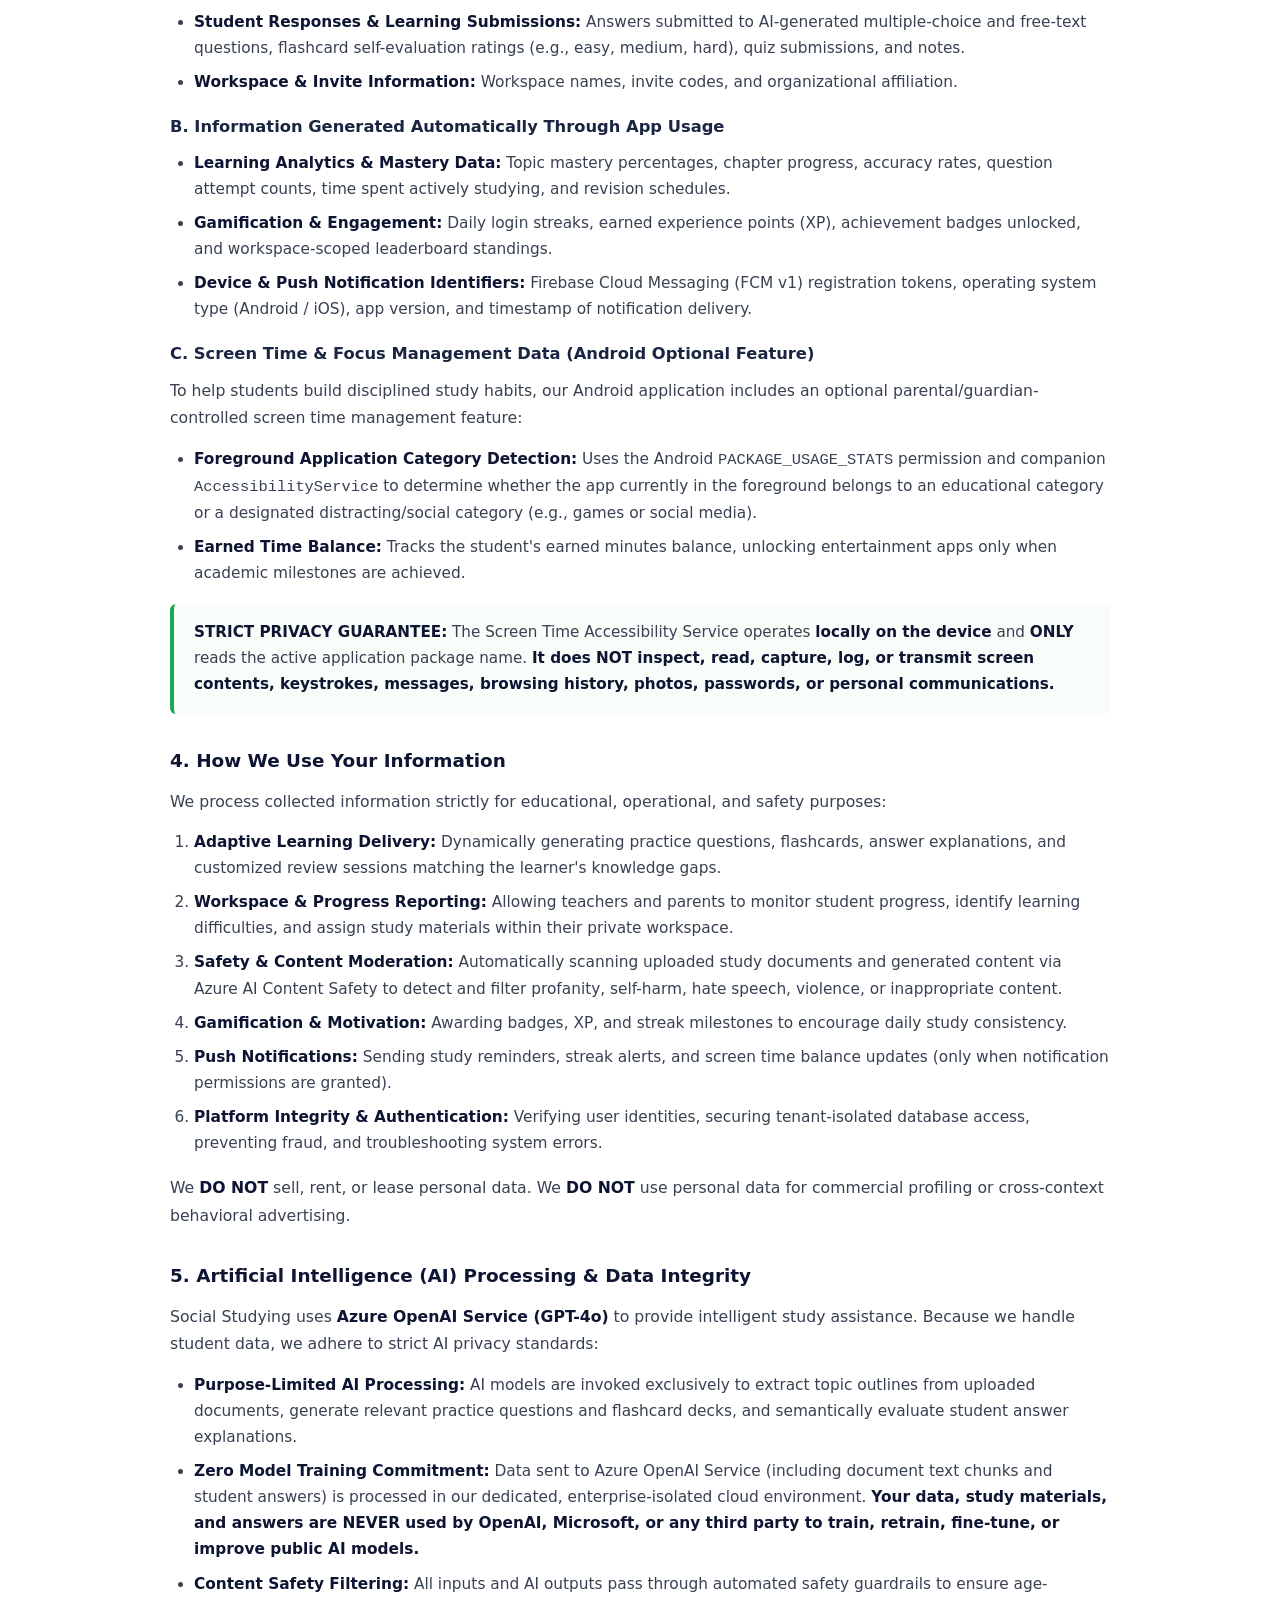
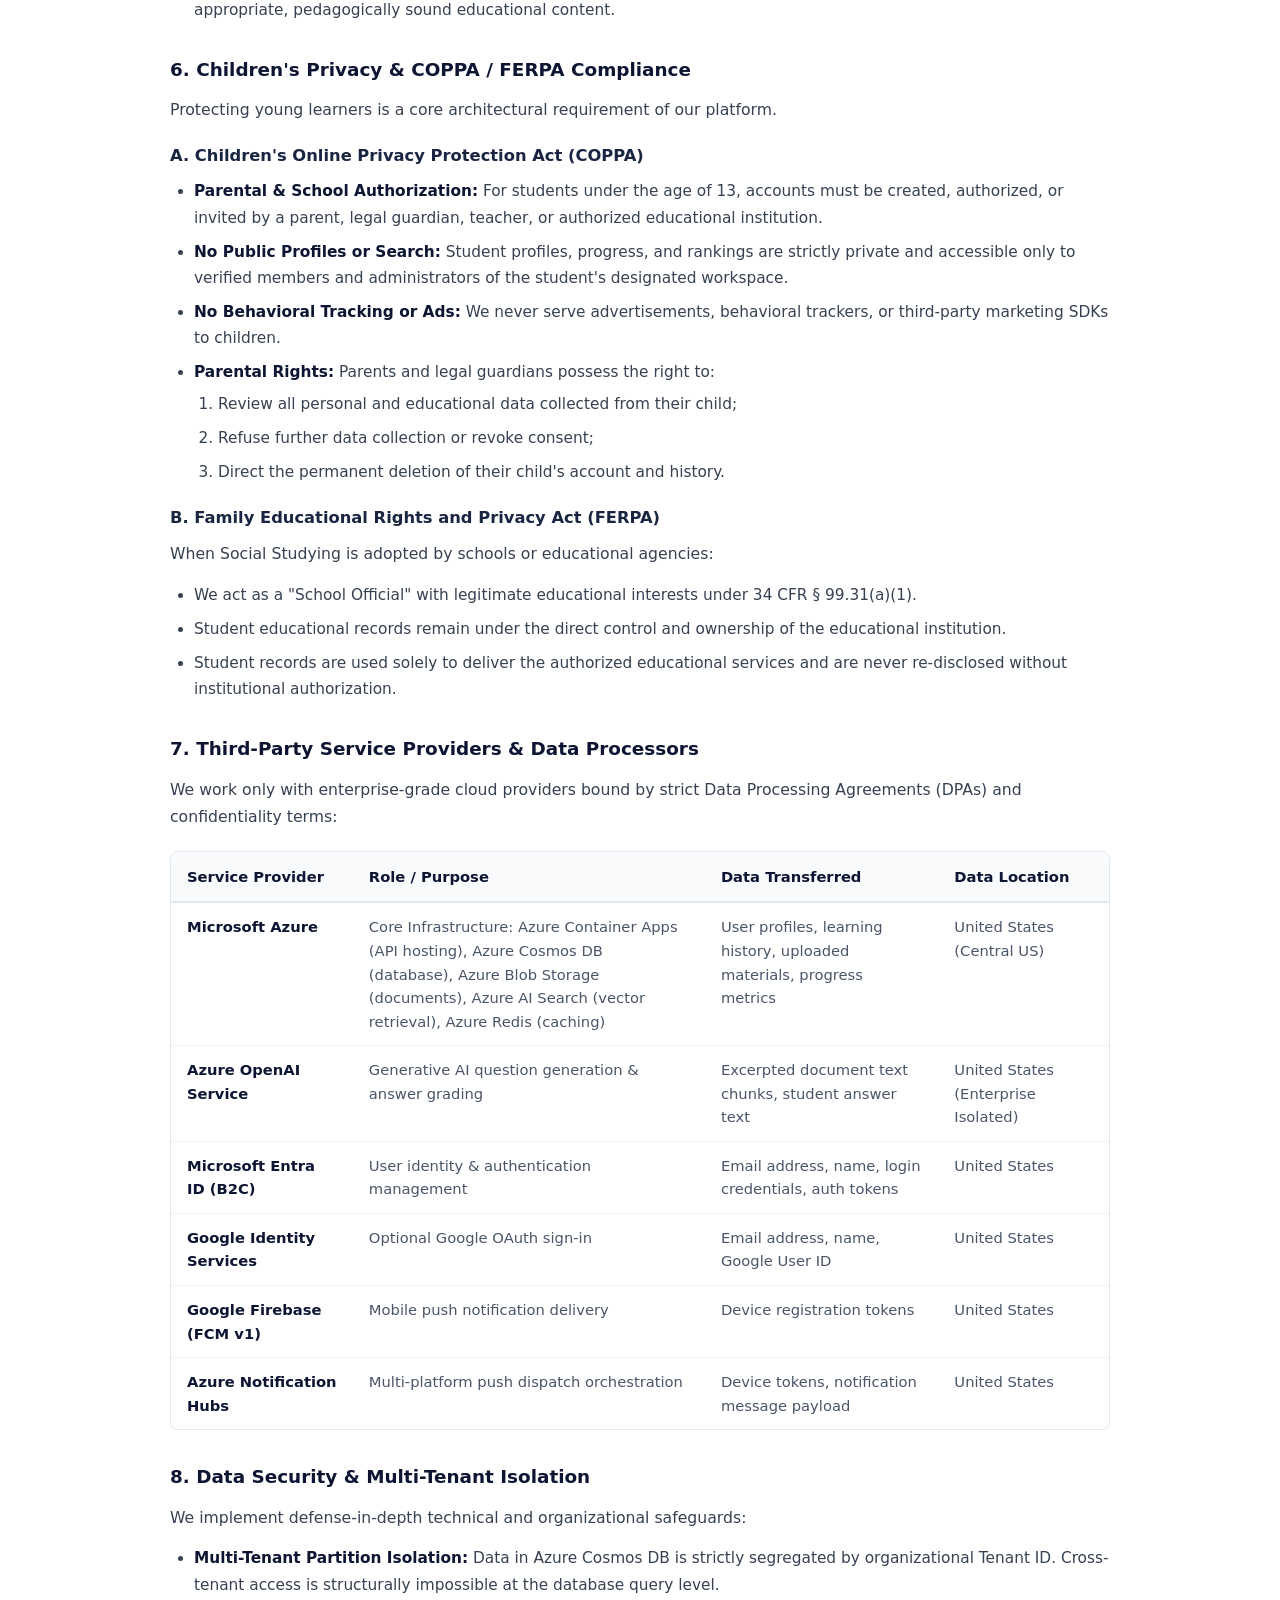
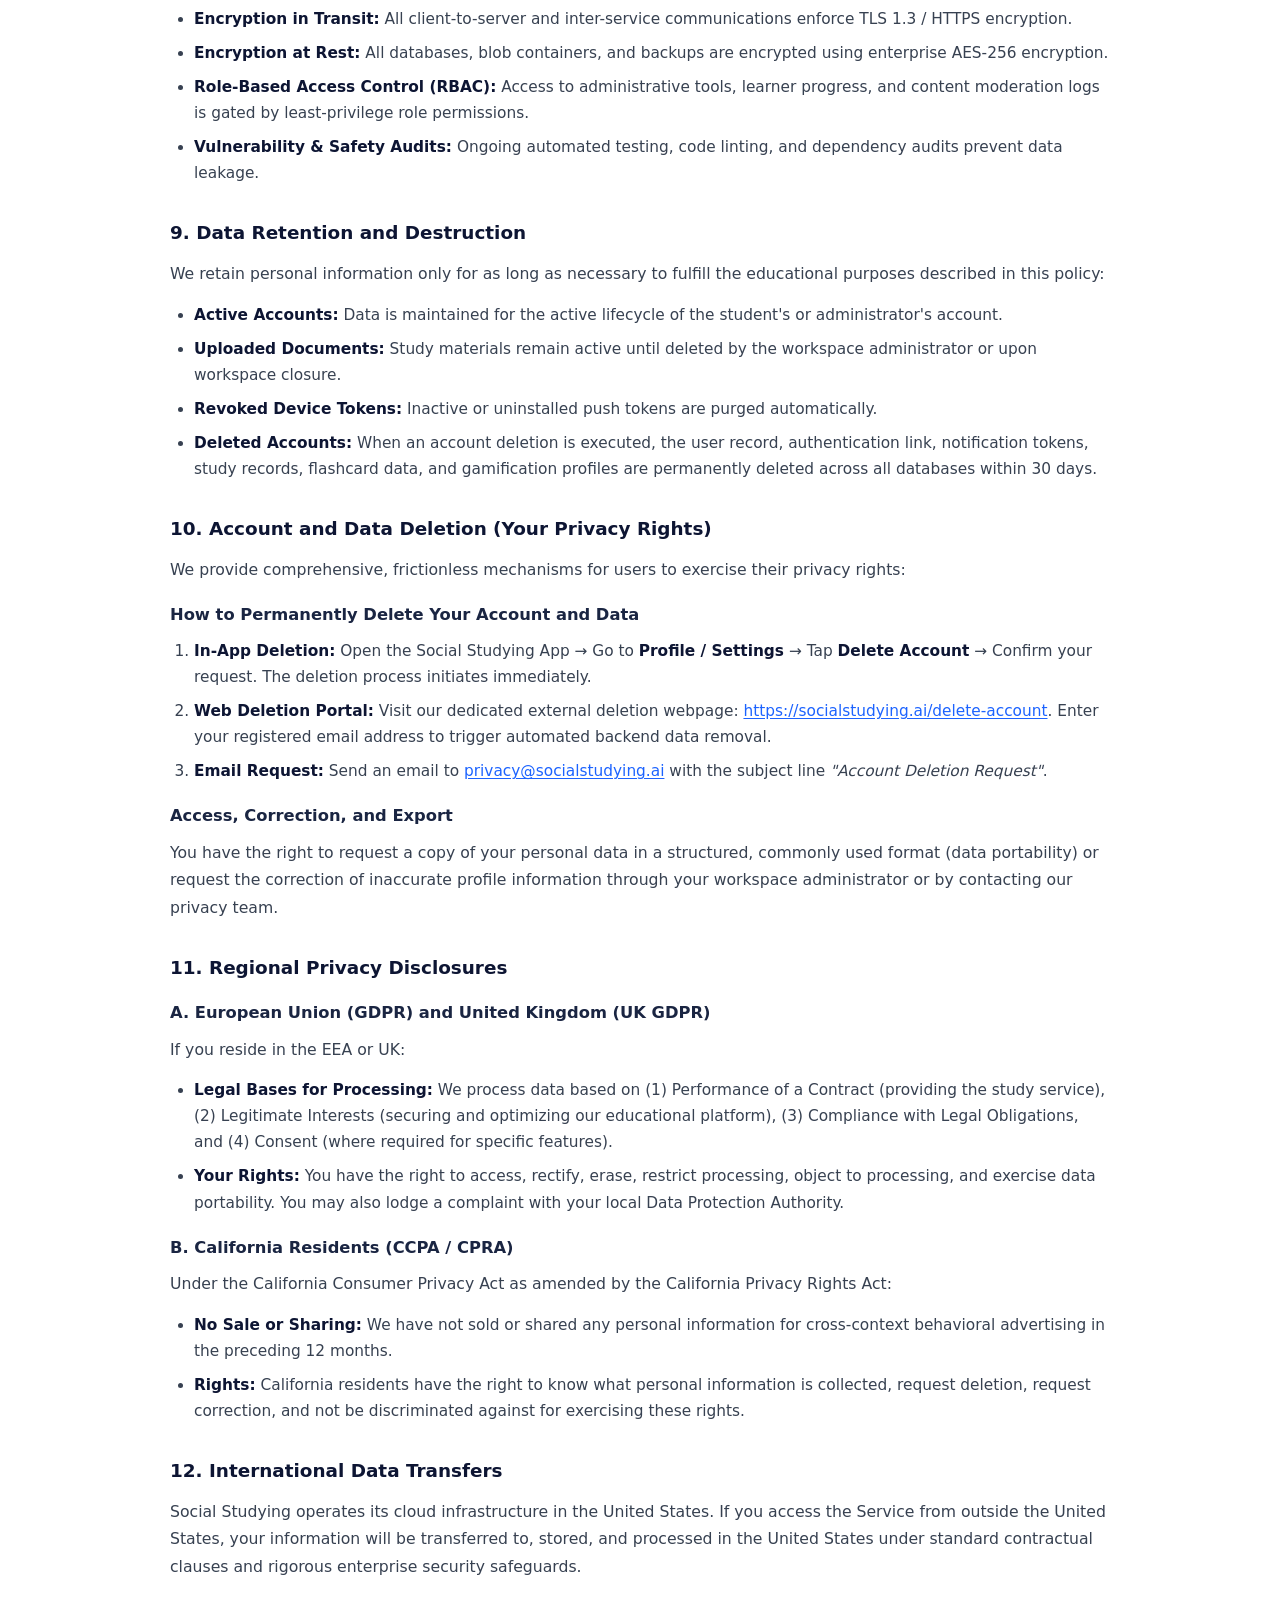
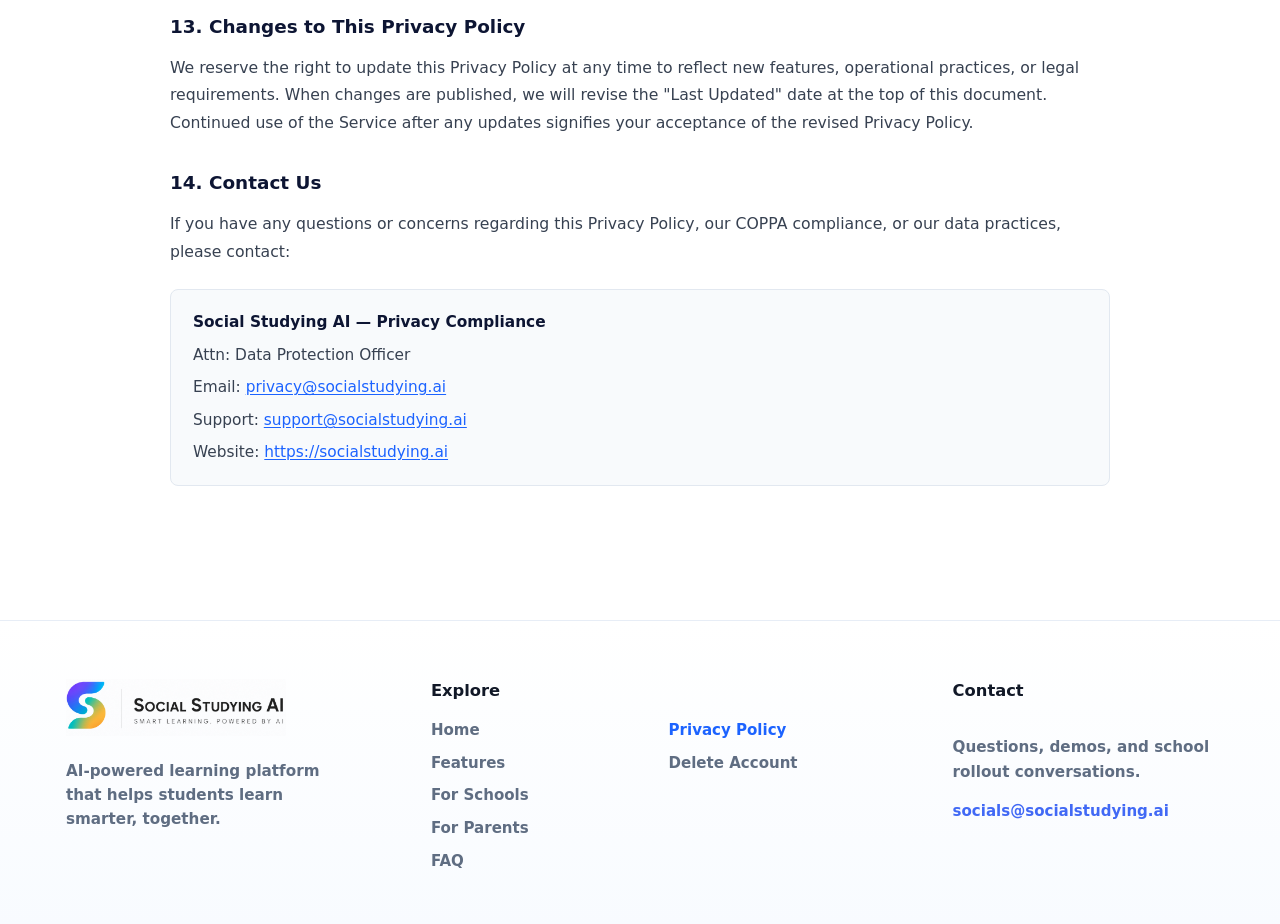
<file: privacy-policy/index.html>
<!doctype html>
<html lang="en">
  <head>
    <meta charset="utf-8">
    <meta name="viewport" content="width=device-width, initial-scale=1">
    <meta
      name="description"
      content="Privacy Policy | Social Studying AI - Learn how we protect student privacy, our strict Zero AI Model Training commitment, COPPA and FERPA compliance, and user data rights."
    >
    <meta name="robots" content="index, follow">
    <title>Privacy Policy | Social Studying</title>
    <link rel="icon" href="/app_logo.png">
    <link rel="stylesheet" href="/styles.css?v=3.2">
  </head>
  <body>
    <!-- Site Header -->
    <header class="site-header" data-header>
      <a class="brand" href="/#hero" aria-label="Social Studying AI home">
        <img src="/app_logo.png" alt="Social Studying AI" class="brand-mark">
      </a>
      <nav class="main-pill-nav" aria-label="Main navigation">
        <a href="/#hero">Home</a>
        <a href="/#features">Features</a>
        <a href="/#for-schools">For Schools</a>
        <a href="/#for-parents">For Parents</a>
        <a href="/#faq">FAQ</a>
      </nav>
      <div class="header-cta-group">
        <button type="button" class="header-demo-btn" data-open-modal>Book a Demo</button>
        <div class="header-sub-dropdown">
          <a class="header-subscribe" href="/subscribe">
            <span>Subscription</span>
            <svg class="sub-chevron" width="12" height="12" viewBox="0 0 24 24" fill="none" stroke="currentColor" stroke-width="2.5" stroke-linecap="round" stroke-linejoin="round" aria-hidden="true"><polyline points="6 9 12 15 18 9"></polyline></svg>
          </a>
          <div class="header-sub-menu">
            <a href="/subscribe" class="sub-menu-item">
              <span class="sub-item-title">Admin Workspace</span>
              <span class="sub-item-desc">For schools, educators &amp; teams ($99/mo)</span>
            </a>
            <a href="/student-subscribe" class="sub-menu-item">
              <span class="sub-item-title">Student Subscription</span>
              <span class="sub-item-desc">Unlimited AI practice &amp; self-study ($10/mo)</span>
            </a>
          </div>
        </div>
      </div>
    </header>

    <main class="privacy-page-main">
      <div class="privacy-container">
        <h1 class="privacy-page-title">Privacy Policy | Social Studying</h1>

        <div class="privacy-doc-meta">
          <p class="privacy-doc-subtitle">Terms of Use &amp; Privacy Policy</p>
          <p class="privacy-effective-date">Effective Date: [20-08-2026] &nbsp;|&nbsp; Last Updated: [20-08-2026]</p>
          <p class="privacy-intro">
            Welcome to <a href="https://socialstudying.ai" target="_blank" rel="noopener noreferrer">https://socialstudying.ai</a>, operated by Social Studying ("Social Studying", "we", "our", or "us"). Social Studying provides an AI-powered, adaptive learning and study platform through mobile applications (Android and iOS) and web services (collectively, the "Service"). By accessing or using our Service, you agree to comply with and be bound by this Privacy Policy. If you do not agree, please do not use our Service.
          </p>
        </div>

        <!-- 1. Introduction and Overview -->
        <div class="privacy-section">
          <h2 class="privacy-heading">1. Introduction and Overview</h2>
          <p class="privacy-text">
            Social Studying provides an AI-powered, adaptive learning and study platform through mobile applications (Android and iOS) and web services (collectively, the "Service"). The Service enables students, parents, teachers, and school administrators to organize learning materials, generate adaptive practice questions and flashcards, track academic progress, manage study screen time, and collaborate within private educational workspaces.
          </p>
          <p class="privacy-text">
            We are committed to protecting the privacy, safety, and security of all our users, especially children and students. This Privacy Policy explains in detail:
          </p>
          <ul class="privacy-list">
            <li>What personal and educational information we collect;</li>
            <li>How we use, store, and process that information;</li>
            <li>Our strict guarantees regarding Artificial Intelligence (AI) processing and zero public model training;</li>
            <li>Our compliance with the Children's Online Privacy Protection Act (COPPA), the Family Educational Rights and Privacy Act (FERPA), and global privacy laws (including GDPR and CCPA/CPRA);</li>
            <li>How parents, students, and administrators can inspect, export, or permanently delete their data.</li>
          </ul>
          <p class="privacy-text">
            By creating an account, accessing, or using the Service, you acknowledge that you have read and understood this Privacy Policy.
          </p>
        </div>

        <!-- 2. Applicability and Roles -->
        <div class="privacy-section">
          <h2 class="privacy-heading">2. Applicability and Roles</h2>
          <p class="privacy-text">This Privacy Policy applies to all users of Social Studying:</p>
          <ol class="privacy-ordered-list">
            <li><strong>Administrators / Teachers / Parents:</strong> Individuals who create or manage organizational, school, or family workspaces and invite learners.</li>
            <li><strong>Students / Learners:</strong> Individuals who join a private workspace (via an invite code) or utilize self-directed study to practice questions, review flashcards, and track academic mastery.</li>
            <li><strong>Visitors:</strong> Individuals who visit our public websites.</li>
          </ol>
        </div>

        <!-- 3. Information We Collect -->
        <div class="privacy-section">
          <h2 class="privacy-heading">3. Information We Collect</h2>
          <p class="privacy-text">
            We collect only the minimum information necessary to deliver and personalize the educational experience.
          </p>

          <h3 class="privacy-subheading">A. Information Provided Directly by Users</h3>
          <ul class="privacy-list">
            <li><strong>Account Information:</strong> Full name, email address, password/authentication credentials (managed securely via Microsoft Entra ID or Google OAuth), user role (e.g., Student, Workspace Admin, Tenant Admin), and optional profile avatar.</li>
            <li><strong>Educational Materials &amp; Study Documents:</strong> Files uploaded by administrators or students, including textbook chapters, syllabi, notes, slide presentations, and homework assignments (in PDF, DOCX, TXT, or image formats captured via device camera or photo picker).</li>
            <li><strong>Student Responses &amp; Learning Submissions:</strong> Answers submitted to AI-generated multiple-choice and free-text questions, flashcard self-evaluation ratings (e.g., easy, medium, hard), quiz submissions, and notes.</li>
            <li><strong>Workspace &amp; Invite Information:</strong> Workspace names, invite codes, and organizational affiliation.</li>
          </ul>

          <h3 class="privacy-subheading">B. Information Generated Automatically Through App Usage</h3>
          <ul class="privacy-list">
            <li><strong>Learning Analytics &amp; Mastery Data:</strong> Topic mastery percentages, chapter progress, accuracy rates, question attempt counts, time spent actively studying, and revision schedules.</li>
            <li><strong>Gamification &amp; Engagement:</strong> Daily login streaks, earned experience points (XP), achievement badges unlocked, and workspace-scoped leaderboard standings.</li>
            <li><strong>Device &amp; Push Notification Identifiers:</strong> Firebase Cloud Messaging (FCM v1) registration tokens, operating system type (Android / iOS), app version, and timestamp of notification delivery.</li>
          </ul>

          <h3 class="privacy-subheading">C. Screen Time &amp; Focus Management Data (Android Optional Feature)</h3>
          <p class="privacy-text">
            To help students build disciplined study habits, our Android application includes an optional parental/guardian-controlled screen time management feature:
          </p>
          <ul class="privacy-list">
            <li><strong>Foreground Application Category Detection:</strong> Uses the Android <code>PACKAGE_USAGE_STATS</code> permission and companion <code>AccessibilityService</code> to determine whether the app currently in the foreground belongs to an educational category or a designated distracting/social category (e.g., games or social media).</li>
            <li><strong>Earned Time Balance:</strong> Tracks the student's earned minutes balance, unlocking entertainment apps only when academic milestones are achieved.</li>
          </ul>

          <div class="privacy-note-box success-border">
            <strong>STRICT PRIVACY GUARANTEE:</strong> The Screen Time Accessibility Service operates <strong>locally on the device</strong> and <strong>ONLY</strong> reads the active application package name. <strong>It does NOT inspect, read, capture, log, or transmit screen contents, keystrokes, messages, browsing history, photos, passwords, or personal communications.</strong>
          </div>
        </div>

        <!-- 4. How We Use Your Information -->
        <div class="privacy-section">
          <h2 class="privacy-heading">4. How We Use Your Information</h2>
          <p class="privacy-text">We process collected information strictly for educational, operational, and safety purposes:</p>
          <ol class="privacy-ordered-list">
            <li><strong>Adaptive Learning Delivery:</strong> Dynamically generating practice questions, flashcards, answer explanations, and customized review sessions matching the learner's knowledge gaps.</li>
            <li><strong>Workspace &amp; Progress Reporting:</strong> Allowing teachers and parents to monitor student progress, identify learning difficulties, and assign study materials within their private workspace.</li>
            <li><strong>Safety &amp; Content Moderation:</strong> Automatically scanning uploaded study documents and generated content via Azure AI Content Safety to detect and filter profanity, self-harm, hate speech, violence, or inappropriate content.</li>
            <li><strong>Gamification &amp; Motivation:</strong> Awarding badges, XP, and streak milestones to encourage daily study consistency.</li>
            <li><strong>Push Notifications:</strong> Sending study reminders, streak alerts, and screen time balance updates (only when notification permissions are granted).</li>
            <li><strong>Platform Integrity &amp; Authentication:</strong> Verifying user identities, securing tenant-isolated database access, preventing fraud, and troubleshooting system errors.</li>
          </ol>
          <p class="privacy-text">
            We <strong>DO NOT</strong> sell, rent, or lease personal data. We <strong>DO NOT</strong> use personal data for commercial profiling or cross-context behavioral advertising.
          </p>
        </div>

        <!-- 5. AI Processing & Data Integrity -->
        <div class="privacy-section">
          <h2 class="privacy-heading">5. Artificial Intelligence (AI) Processing &amp; Data Integrity</h2>
          <p class="privacy-text">
            Social Studying uses <strong>Azure OpenAI Service (GPT-4o)</strong> to provide intelligent study assistance. Because we handle student data, we adhere to strict AI privacy standards:
          </p>
          <ul class="privacy-list">
            <li><strong>Purpose-Limited AI Processing:</strong> AI models are invoked exclusively to extract topic outlines from uploaded documents, generate relevant practice questions and flashcard decks, and semantically evaluate student answer explanations.</li>
            <li><strong>Zero Model Training Commitment:</strong> Data sent to Azure OpenAI Service (including document text chunks and student answers) is processed in our dedicated, enterprise-isolated cloud environment. <strong>Your data, study materials, and answers are NEVER used by OpenAI, Microsoft, or any third party to train, retrain, fine-tune, or improve public AI models.</strong></li>
            <li><strong>Content Safety Filtering:</strong> All inputs and AI outputs pass through automated safety guardrails to ensure age-appropriate, pedagogically sound educational content.</li>
          </ul>
        </div>

        <!-- 6. Children's Privacy & COPPA / FERPA Compliance -->
        <div class="privacy-section">
          <h2 class="privacy-heading">6. Children's Privacy &amp; COPPA / FERPA Compliance</h2>
          <p class="privacy-text">Protecting young learners is a core architectural requirement of our platform.</p>

          <h3 class="privacy-subheading">A. Children's Online Privacy Protection Act (COPPA)</h3>
          <ul class="privacy-list">
            <li><strong>Parental &amp; School Authorization:</strong> For students under the age of 13, accounts must be created, authorized, or invited by a parent, legal guardian, teacher, or authorized educational institution.</li>
            <li><strong>No Public Profiles or Search:</strong> Student profiles, progress, and rankings are strictly private and accessible only to verified members and administrators of the student's designated workspace.</li>
            <li><strong>No Behavioral Tracking or Ads:</strong> We never serve advertisements, behavioral trackers, or third-party marketing SDKs to children.</li>
            <li><strong>Parental Rights:</strong> Parents and legal guardians possess the right to:
              <ol class="privacy-ordered-list" style="margin-top: 6px;">
                <li>Review all personal and educational data collected from their child;</li>
                <li>Refuse further data collection or revoke consent;</li>
                <li>Direct the permanent deletion of their child's account and history.</li>
              </ol>
            </li>
          </ul>

          <h3 class="privacy-subheading">B. Family Educational Rights and Privacy Act (FERPA)</h3>
          <p class="privacy-text">When Social Studying is adopted by schools or educational agencies:</p>
          <ul class="privacy-list">
            <li>We act as a "School Official" with legitimate educational interests under 34 CFR § 99.31(a)(1).</li>
            <li>Student educational records remain under the direct control and ownership of the educational institution.</li>
            <li>Student records are used solely to deliver the authorized educational services and are never re-disclosed without institutional authorization.</li>
          </ul>
        </div>

        <!-- 7. Third-Party Service Providers & Data Processors -->
        <div class="privacy-section">
          <h2 class="privacy-heading">7. Third-Party Service Providers &amp; Data Processors</h2>
          <p class="privacy-text">
            We work only with enterprise-grade cloud providers bound by strict Data Processing Agreements (DPAs) and confidentiality terms:
          </p>

          <div class="privacy-table-container">
            <table class="privacy-table">
              <thead>
                <tr>
                  <th>Service Provider</th>
                  <th>Role / Purpose</th>
                  <th>Data Transferred</th>
                  <th>Data Location</th>
                </tr>
              </thead>
              <tbody>
                <tr>
                  <td><strong>Microsoft Azure</strong></td>
                  <td>Core Infrastructure: Azure Container Apps (API hosting), Azure Cosmos DB (database), Azure Blob Storage (documents), Azure AI Search (vector retrieval), Azure Redis (caching)</td>
                  <td>User profiles, learning history, uploaded materials, progress metrics</td>
                  <td>United States (Central US)</td>
                </tr>
                <tr>
                  <td><strong>Azure OpenAI Service</strong></td>
                  <td>Generative AI question generation &amp; answer grading</td>
                  <td>Excerpted document text chunks, student answer text</td>
                  <td>United States (Enterprise Isolated)</td>
                </tr>
                <tr>
                  <td><strong>Microsoft Entra ID (B2C)</strong></td>
                  <td>User identity &amp; authentication management</td>
                  <td>Email address, name, login credentials, auth tokens</td>
                  <td>United States</td>
                </tr>
                <tr>
                  <td><strong>Google Identity Services</strong></td>
                  <td>Optional Google OAuth sign-in</td>
                  <td>Email address, name, Google User ID</td>
                  <td>United States</td>
                </tr>
                <tr>
                  <td><strong>Google Firebase (FCM v1)</strong></td>
                  <td>Mobile push notification delivery</td>
                  <td>Device registration tokens</td>
                  <td>United States</td>
                </tr>
                <tr>
                  <td><strong>Azure Notification Hubs</strong></td>
                  <td>Multi-platform push dispatch orchestration</td>
                  <td>Device tokens, notification message payload</td>
                  <td>United States</td>
                </tr>
              </tbody>
            </table>
          </div>
        </div>

        <!-- 8. Data Security & Multi-Tenant Isolation -->
        <div class="privacy-section">
          <h2 class="privacy-heading">8. Data Security &amp; Multi-Tenant Isolation</h2>
          <p class="privacy-text">We implement defense-in-depth technical and organizational safeguards:</p>
          <ul class="privacy-list">
            <li><strong>Multi-Tenant Partition Isolation:</strong> Data in Azure Cosmos DB is strictly segregated by organizational Tenant ID. Cross-tenant access is structurally impossible at the database query level.</li>
            <li><strong>Encryption in Transit:</strong> All client-to-server and inter-service communications enforce TLS 1.3 / HTTPS encryption.</li>
            <li><strong>Encryption at Rest:</strong> All databases, blob containers, and backups are encrypted using enterprise AES-256 encryption.</li>
            <li><strong>Role-Based Access Control (RBAC):</strong> Access to administrative tools, learner progress, and content moderation logs is gated by least-privilege role permissions.</li>
            <li><strong>Vulnerability &amp; Safety Audits:</strong> Ongoing automated testing, code linting, and dependency audits prevent data leakage.</li>
          </ul>
        </div>

        <!-- 9. Data Retention and Destruction -->
        <div class="privacy-section">
          <h2 class="privacy-heading">9. Data Retention and Destruction</h2>
          <p class="privacy-text">We retain personal information only for as long as necessary to fulfill the educational purposes described in this policy:</p>
          <ul class="privacy-list">
            <li><strong>Active Accounts:</strong> Data is maintained for the active lifecycle of the student's or administrator's account.</li>
            <li><strong>Uploaded Documents:</strong> Study materials remain active until deleted by the workspace administrator or upon workspace closure.</li>
            <li><strong>Revoked Device Tokens:</strong> Inactive or uninstalled push tokens are purged automatically.</li>
            <li><strong>Deleted Accounts:</strong> When an account deletion is executed, the user record, authentication link, notification tokens, study records, flashcard data, and gamification profiles are permanently deleted across all databases within 30 days.</li>
          </ul>
        </div>

        <!-- 10. Account and Data Deletion (Your Privacy Rights) -->
        <div class="privacy-section">
          <h2 class="privacy-heading">10. Account and Data Deletion (Your Privacy Rights)</h2>
          <p class="privacy-text">We provide comprehensive, frictionless mechanisms for users to exercise their privacy rights:</p>

          <h3 class="privacy-subheading">How to Permanently Delete Your Account and Data</h3>
          <ol class="privacy-ordered-list">
            <li>
              <strong>In-App Deletion:</strong> Open the Social Studying App &rarr; Go to <strong>Profile / Settings</strong> &rarr; Tap <strong>Delete Account</strong> &rarr; Confirm your request. The deletion process initiates immediately.
            </li>
            <li>
              <strong>Web Deletion Portal:</strong> Visit our dedicated external deletion webpage: <a href="https://socialstudying.ai/delete-account" target="_blank" rel="noopener noreferrer">https://socialstudying.ai/delete-account</a>. Enter your registered email address to trigger automated backend data removal.
            </li>
            <li>
              <strong>Email Request:</strong> Send an email to <a href="mailto:privacy@socialstudying.ai?subject=Account%20Deletion%20Request">privacy@socialstudying.ai</a> with the subject line <em>"Account Deletion Request"</em>.
            </li>
          </ol>

          <h3 class="privacy-subheading">Access, Correction, and Export</h3>
          <p class="privacy-text">
            You have the right to request a copy of your personal data in a structured, commonly used format (data portability) or request the correction of inaccurate profile information through your workspace administrator or by contacting our privacy team.
          </p>
        </div>

        <!-- 11. Regional Privacy Disclosures -->
        <div class="privacy-section">
          <h2 class="privacy-heading">11. Regional Privacy Disclosures</h2>

          <h3 class="privacy-subheading">A. European Union (GDPR) and United Kingdom (UK GDPR)</h3>
          <p class="privacy-text">If you reside in the EEA or UK:</p>
          <ul class="privacy-list">
            <li><strong>Legal Bases for Processing:</strong> We process data based on (1) Performance of a Contract (providing the study service), (2) Legitimate Interests (securing and optimizing our educational platform), (3) Compliance with Legal Obligations, and (4) Consent (where required for specific features).</li>
            <li><strong>Your Rights:</strong> You have the right to access, rectify, erase, restrict processing, object to processing, and exercise data portability. You may also lodge a complaint with your local Data Protection Authority.</li>
          </ul>

          <h3 class="privacy-subheading">B. California Residents (CCPA / CPRA)</h3>
          <p class="privacy-text">Under the California Consumer Privacy Act as amended by the California Privacy Rights Act:</p>
          <ul class="privacy-list">
            <li><strong>No Sale or Sharing:</strong> We have not sold or shared any personal information for cross-context behavioral advertising in the preceding 12 months.</li>
            <li><strong>Rights:</strong> California residents have the right to know what personal information is collected, request deletion, request correction, and not be discriminated against for exercising these rights.</li>
          </ul>
        </div>

        <!-- 12. International Data Transfers -->
        <div class="privacy-section">
          <h2 class="privacy-heading">12. International Data Transfers</h2>
          <p class="privacy-text">
            Social Studying operates its cloud infrastructure in the United States. If you access the Service from outside the United States, your information will be transferred to, stored, and processed in the United States under standard contractual clauses and rigorous enterprise security safeguards.
          </p>
        </div>

        <!-- 13. Changes to This Privacy Policy -->
        <div class="privacy-section">
          <h2 class="privacy-heading">13. Changes to This Privacy Policy</h2>
          <p class="privacy-text">
            We reserve the right to update this Privacy Policy at any time to reflect new features, operational practices, or legal requirements. When changes are published, we will revise the "Last Updated" date at the top of this document. Continued use of the Service after any updates signifies your acceptance of the revised Privacy Policy.
          </p>
        </div>

        <!-- 14. Contact Us -->
        <div class="privacy-section">
          <h2 class="privacy-heading">14. Contact Us</h2>
          <p class="privacy-text">
            If you have any questions or concerns regarding this Privacy Policy, our COPPA compliance, or our data practices, please contact:
          </p>

          <div class="privacy-contact-info">
            <p><strong>Social Studying AI — Privacy Compliance</strong></p>
            <p>Attn: Data Protection Officer</p>
            <p>Email: <a href="mailto:privacy@socialstudying.ai">privacy@socialstudying.ai</a></p>
            <p>Support: <a href="mailto:support@socialstudying.ai">support@socialstudying.ai</a></p>
            <p>Website: <a href="https://socialstudying.ai" target="_blank" rel="noopener noreferrer">https://socialstudying.ai</a></p>
          </div>
        </div>

      </div>
    </main>

    <!-- Site Footer -->
    <footer class="site-footer">
      <div class="footer-brand">
        <div class="footer-logo-link" aria-label="Social Studying AI">
          <img src="/app_logo.png" alt="Social Studying AI" class="footer-logo">
        </div>
        <p>AI-powered learning platform that helps students learn smarter, together.</p>
      </div>

      <nav class="footer-links" aria-label="Footer navigation">
        <h3>Explore</h3>
        <div class="footer-explore-cols">
          <div class="footer-col">
            <a href="/#hero">Home</a>
            <a href="/#features">Features</a>
            <a href="/#for-schools">For Schools</a>
            <a href="/#for-parents">For Parents</a>
            <a href="/#faq">FAQ</a>
          </div>
          <div class="footer-col">
            <a href="/subscribe">Admin Subscription</a>
            <a href="/student-subscribe">Student Subscription</a>
            <a href="/privacy-policy" class="is-active" style="color: #1c63ff; font-weight: 800;">Privacy Policy</a>
            <a href="/delete-account">Delete Account</a>
          </div>
        </div>
      </nav>

      <div class="footer-contact">
        <h3>Contact</h3>
        <p>Questions, demos, and school rollout conversations.</p>
        <a href="mailto:socials@socialstudying.ai">socials@socialstudying.ai</a>
      </div>
    </footer>

    <!-- POPUP MODAL FORM FOR DEMO -->
    <div class="modal-overlay" id="demo-modal" aria-hidden="true">
      <div class="modal-container" role="dialog" aria-modal="true" aria-labelledby="modal-title" aria-describedby="modal-description">
        <button class="modal-close" aria-label="Close modal" id="close-modal-btn">&times;</button>
        <div class="modal-header">
          <h2 id="modal-title">Book a Demo</h2>
          <p id="modal-description">Choose a date and time that works for you. We’ll email you a confirmation.</p>
        </div>
        <form class="modal-form" id="demo-booking-form">
          <div class="form-row">
            <div class="form-group">
              <label for="modal-first-name">First name</label>
              <input type="text" id="modal-first-name" name="firstName" placeholder="John" autocomplete="given-name" maxlength="80" required>
            </div>
            <div class="form-group">
              <label for="modal-last-name">Last name</label>
              <input type="text" id="modal-last-name" name="lastName" placeholder="Parker" autocomplete="family-name" maxlength="80" required>
            </div>
          </div>
          
          <div class="form-group">
            <label for="modal-email">Work email</label>
            <input type="email" id="modal-email" name="email" placeholder="john@company.com" autocomplete="email" required>
          </div>
          
          <div class="form-row">
            <div class="form-group">
              <label for="modal-date">Preferred date</label>
              <input type="date" id="modal-date" name="date" required>
            </div>
            <div class="form-group">
              <label for="modal-time">Preferred time</label>
              <input type="time" id="modal-time" name="time" required>
            </div>
          </div>
          
          <p class="form-status" id="booking-status" role="status" aria-live="polite"></p>
          <div class="form-submit">
            <button type="submit" class="btn-submit">Book a Demo <span aria-hidden="true">→</span></button>
          </div>
        </form>
      </div>
    </div>

    <script src="/script.js?v=3.2"></script>
  </body>
</html>
</file>
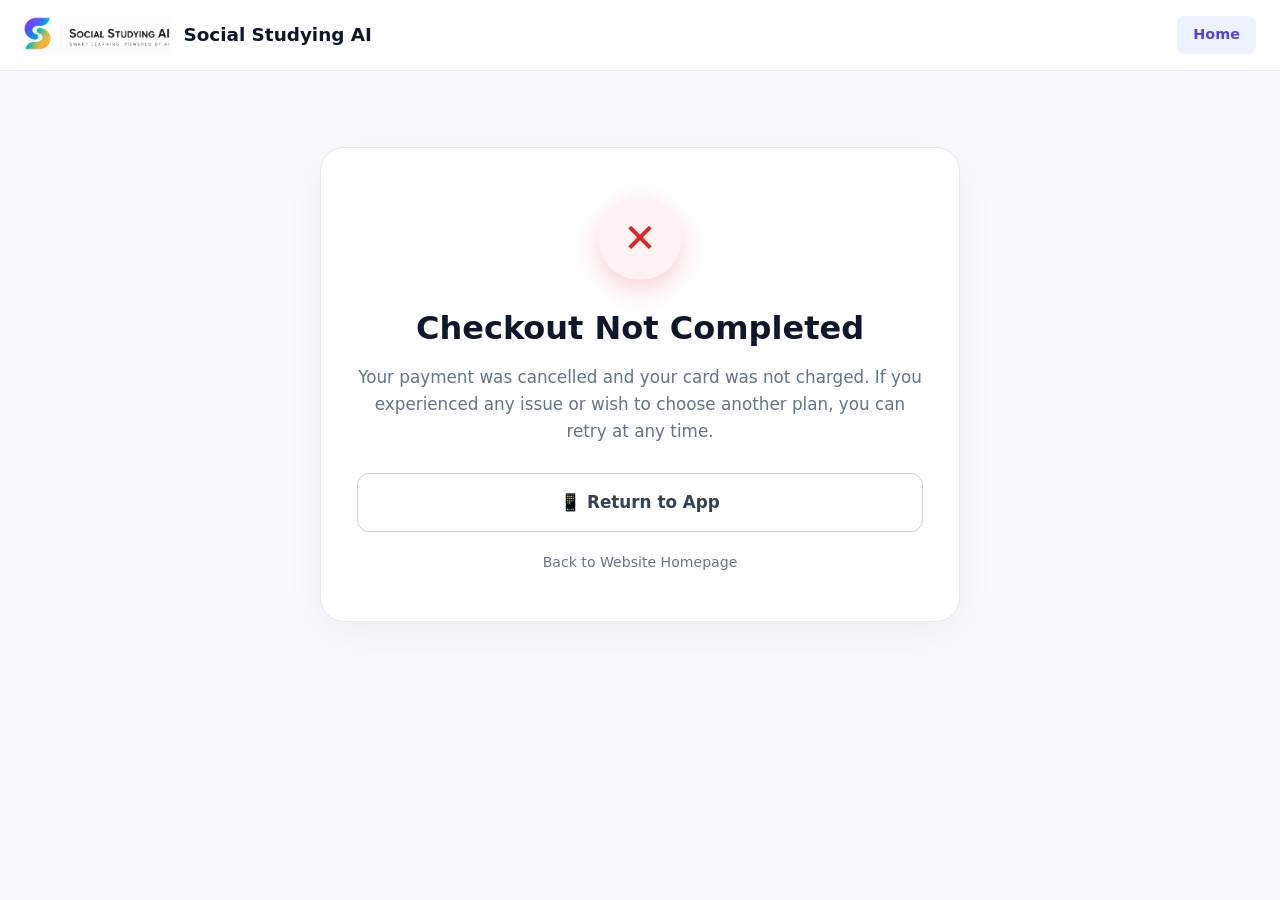
<file: payment-cancelled.html>
﻿<!doctype html>
<html lang="en">
  <head>
    <meta charset="utf-8">
    <meta name="viewport" content="width=device-width, initial-scale=1">
    <meta name="description" content="Checkout Cancelled | Social Studying AI">
    <title>Checkout Cancelled | Social Studying AI</title>
    <link rel="icon" href="/app_logo.png">
    <link rel="stylesheet" href="/styles.css?v=3.2">
    <link rel="stylesheet" href="/subscribe.css?v=1.0">
  </head>
  <body class="sub-page">
    <header class="sub-header">
      <a class="sub-brand" href="/" aria-label="Social Studying AI Home">
        <img src="/app_logo.png" alt="Social Studying AI">
        <span>Social Studying AI</span>
      </a>
      <a class="sub-header-link" href="/">Home</a>
    </header>

    <main class="sub-main">
      <div class="success-card">
        <div class="success-icon-wrap" style="background: #fef2f2; color: #dc2626; box-shadow: 0 10px 25px rgba(220, 38, 38, 0.2);">
          <span>✕</span>
        </div>

        <h1>Checkout Not Completed</h1>
        <p>
          Your payment was cancelled and your card was not charged. If you experienced any issue or wish to choose another plan, you can retry at any time.
        </p>

        <div style="display: flex; flex-direction: column; gap: 12px; margin-top: 24px;">
          <a id="btn-retry" href="/subscribe" class="btn-cta-primary" style="text-decoration: none;">
            <span>Retry Subscription</span>
          </a>
          <a href="socialstudy://app" class="btn-cta-primary" style="background: #ffffff; color: #334155; border: 1.5px solid #cbd5e1; text-decoration: none; box-shadow: none;">
            <span>📱 Return to App</span>
          </a>
          <a href="/" style="color: #64748b; font-size: 0.88rem; text-decoration: none; margin-top: 8px;">
            Back to Website Homepage
          </a>
        </div>
      </div>
    </main>

    <script>
      (function() {
        const params = new URLSearchParams(window.location.search);
        const role = params.get('role');
        const btnRetry = document.getElementById('btn-retry');
        if (role === 'student') {
          btnRetry.href = '/student-subscribe';
          btnRetry.innerHTML = '<span>Retry Student Subscription ($10/mo)</span>';
        } else {
          btnRetry.href = '/subscribe';
          btnRetry.innerHTML = '<span>Retry Admin Workspace Subscription</span>';
        }
      })();
    </script>
  </body>
</html>
</file>
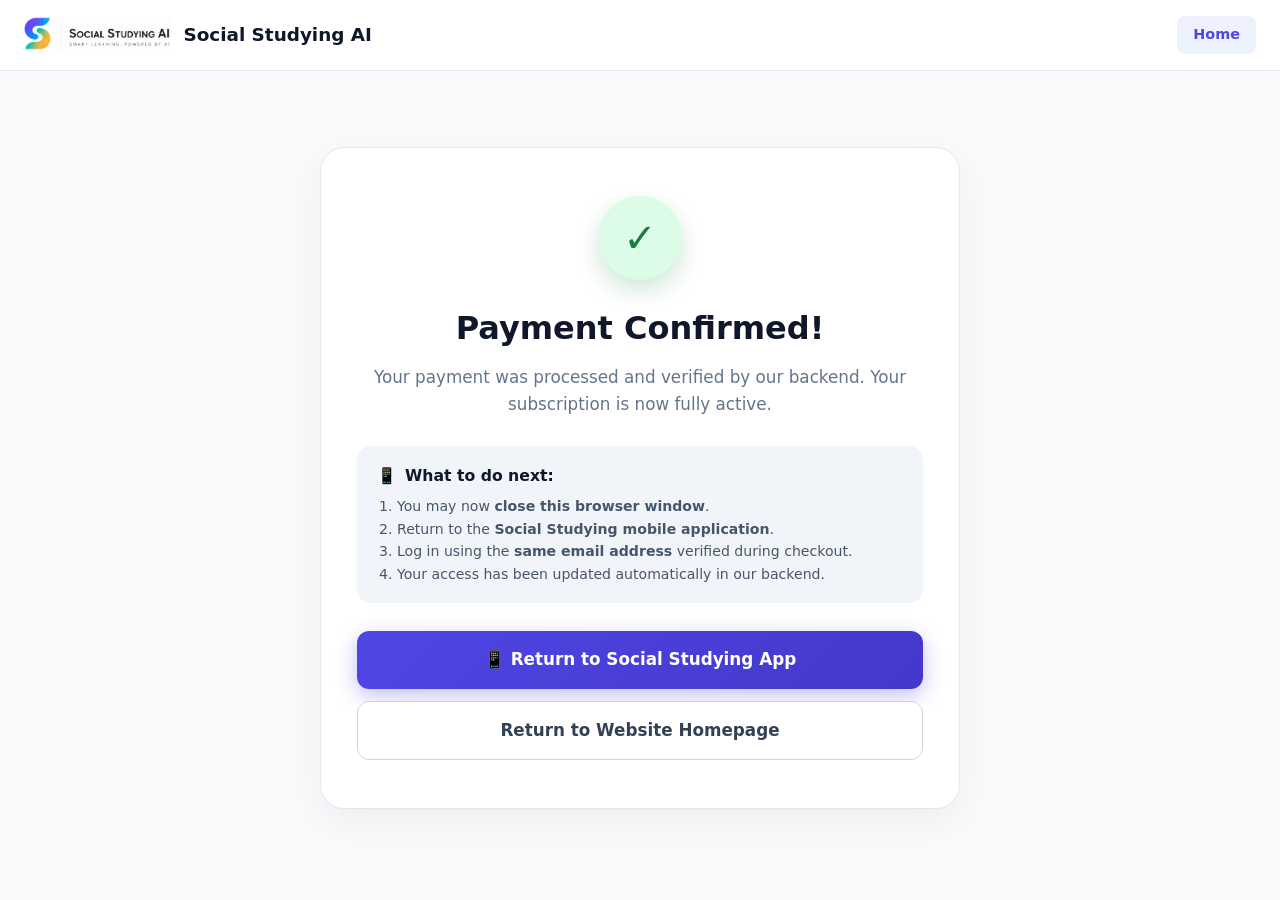
<file: payment-success.html>
﻿<!doctype html>
<html lang="en">
  <head>
    <meta charset="utf-8">
    <meta name="viewport" content="width=device-width, initial-scale=1">
    <meta
      name="description"
      content="Subscription Confirmation | Social Studying AI - Your payment has been verified and your subscription is active."
    >
    <title>Subscription Confirmed | Social Studying AI</title>
    <link rel="icon" href="/app_logo.png">
    <link rel="stylesheet" href="/styles.css?v=3.2">
    <link rel="stylesheet" href="/subscribe.css?v=1.0">
  </head>
  <body class="sub-page">
    <header class="sub-header">
      <a class="sub-brand" href="/" aria-label="Social Studying AI Home">
        <img src="/app_logo.png" alt="Social Studying AI">
        <span>Social Studying AI</span>
      </a>
      <a class="sub-header-link" href="/">Home</a>
    </header>

    <main class="sub-main">
      <div class="success-card">
        <div class="success-icon-wrap" id="status-icon">
          <span id="icon-glyph">✓</span>
        </div>

        <h1 id="status-heading">Payment Confirmed!</h1>
        <p id="status-message">
          Your payment was processed and verified by our backend. Your subscription is now fully active.
        </p>

        <!-- Dynamic Order Summary -->
        <div class="success-details" id="order-summary" style="display: none;">
          <div class="detail-row">
            <span class="detail-label">Account / Email</span>
            <span class="detail-val" id="val-email">-</span>
          </div>
          <div class="detail-row">
            <span class="detail-label">Plan</span>
            <span class="detail-val" id="val-plan">-</span>
          </div>
          <div class="detail-row">
            <span class="detail-label">Account Role</span>
            <span class="detail-val" id="val-role">-</span>
          </div>
          <div class="detail-row">
            <span class="detail-label">Status</span>
            <span class="detail-val" style="color: #16a34a;" id="val-status">Active</span>
          </div>
        </div>

        <!-- Instructions callout box -->
        <div style="background: #f1f5f9; border-radius: 14px; padding: 18px 20px; text-align: left; margin-bottom: 28px;">
          <h4 style="margin: 0 0 8px 0; font-size: 0.98rem; color: #0f172a; display: flex; align-items: center; gap: 8px;">
            <span>📱</span> What to do next:
          </h4>
          <ol style="margin: 0; padding-left: 20px; font-size: 0.88rem; color: #475569; line-height: 1.6;">
            <li>You may now <strong>close this browser window</strong>.</li>
            <li>Return to the <strong>Social Studying mobile application</strong>.</li>
            <li>Log in using the <strong>same email address</strong> verified during checkout.</li>
            <li>Your access has been updated automatically in our backend.</li>
          </ol>
        </div>

        <!-- Action buttons -->
        <div style="display: flex; flex-direction: column; gap: 12px;">
          <a id="btn-open-app" href="socialstudy://app/payment-success" class="btn-cta-primary" style="text-decoration: none;">
            <span>📱 Return to Social Studying App</span>
          </a>
          <a href="/" class="btn-cta-primary" style="background: #ffffff; color: #334155; border: 1.5px solid #cbd5e1; text-decoration: none; box-shadow: none;">
            Return to Website Homepage
          </a>
        </div>
      </div>
    </main>

    <script>
      (async function() {
        const API_BASE = 'https://ca-api-dev.ambitiouswave-1e406ff3.centralus.azurecontainerapps.io';
        const params = new URLSearchParams(window.location.search);
        const sessionId = params.get('session_id');
        const role = params.get('role');

        const btnOpenApp = document.getElementById('btn-open-app');
        if (sessionId) {
          btnOpenApp.href = `socialstudy://app/payment-success?session_id=${encodeURIComponent(sessionId)}&role=${encodeURIComponent(role || '')}`;
        }

        if (sessionId) {
          try {
            const res = await fetch(`${API_BASE}/api/v1/subscriptions/verify-session-public?session_id=${encodeURIComponent(sessionId)}`);
            const data = await res.json().catch(() => ({}));

            if (res.ok && data.is_active) {
              document.getElementById('order-summary').style.display = 'block';
              document.getElementById('val-email').textContent = data.email || 'Verified Account';
              document.getElementById('val-plan').textContent = (data.plan_id || 'Subscription').replace('_', ' ').toUpperCase();
              document.getElementById('val-role').textContent = data.role === 'workspace_admin' ? 'Workspace Admin' : 'Student (Self-Study)';
              document.getElementById('val-status').textContent = 'Active (Verified)';
            }
          } catch (e) {
            console.warn('Session verification notice:', e);
          }
        }
      })();
    </script>
  </body>
</html>
</file>
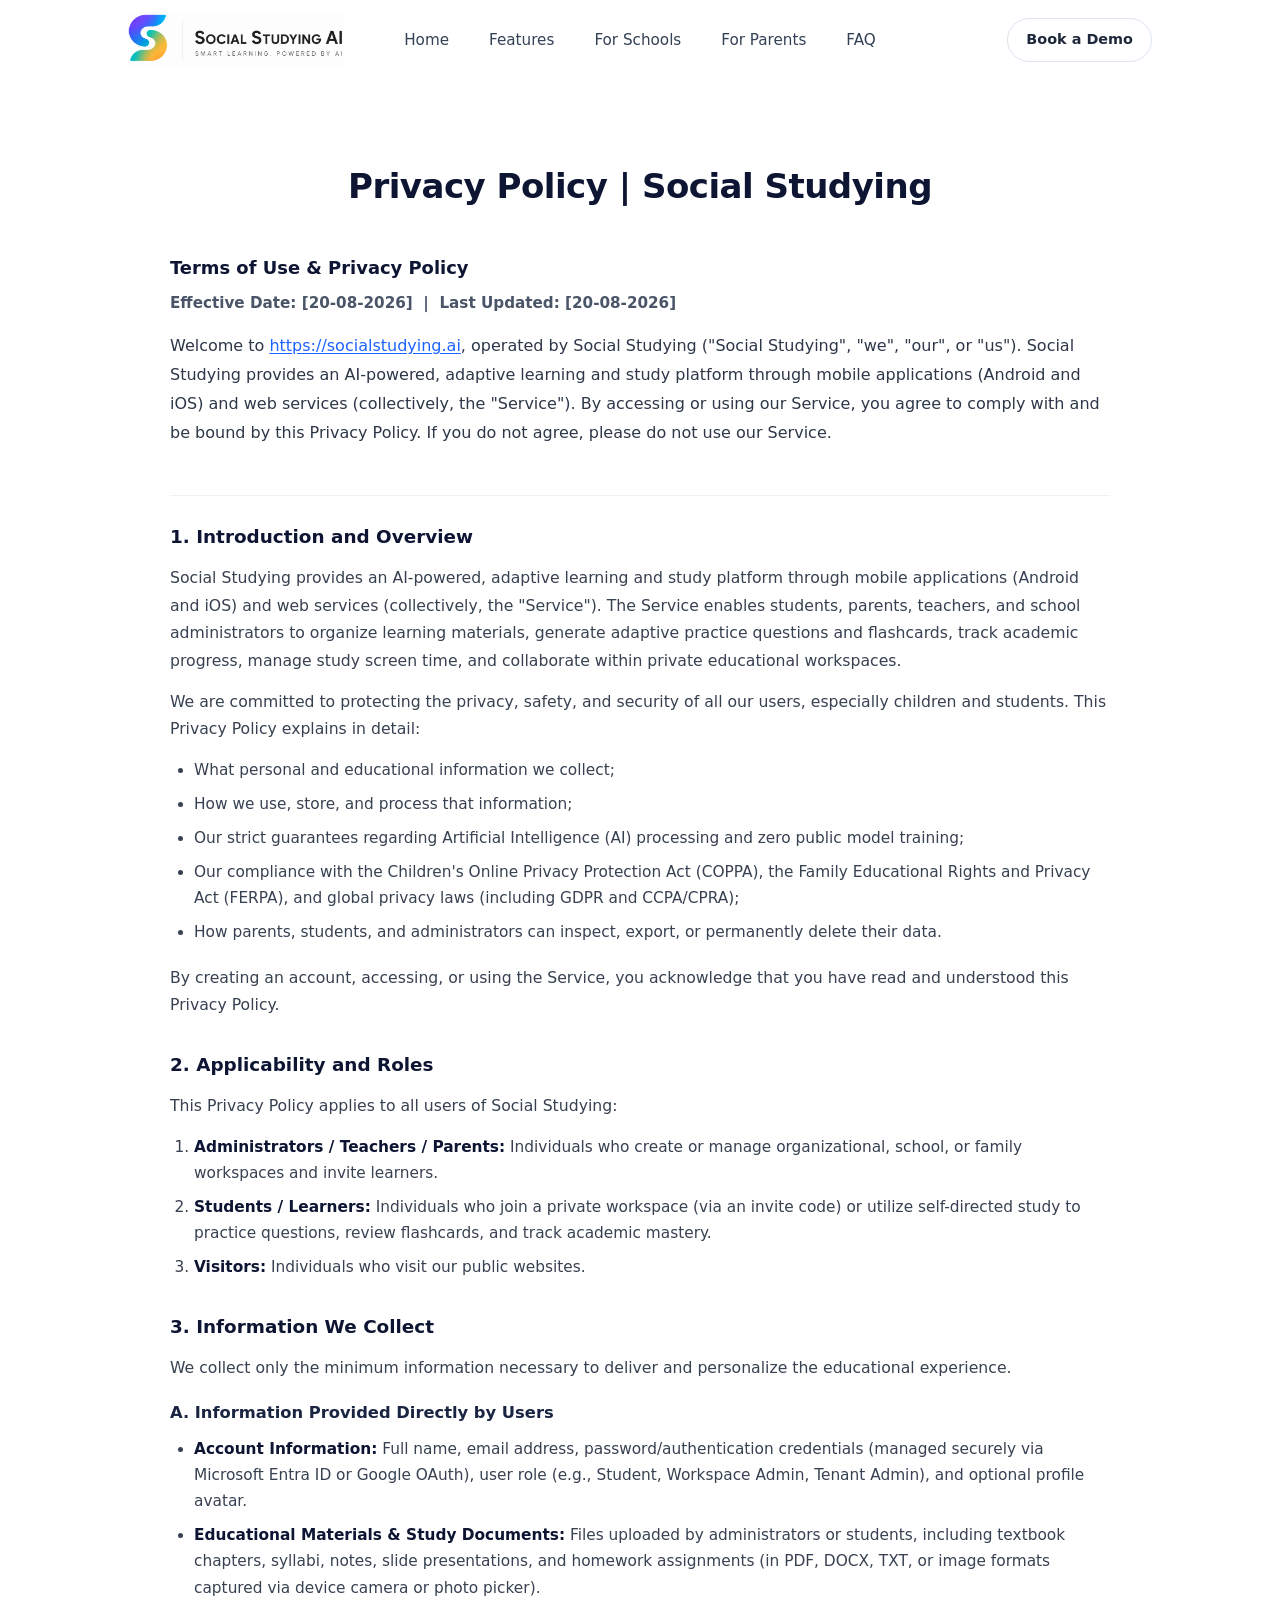
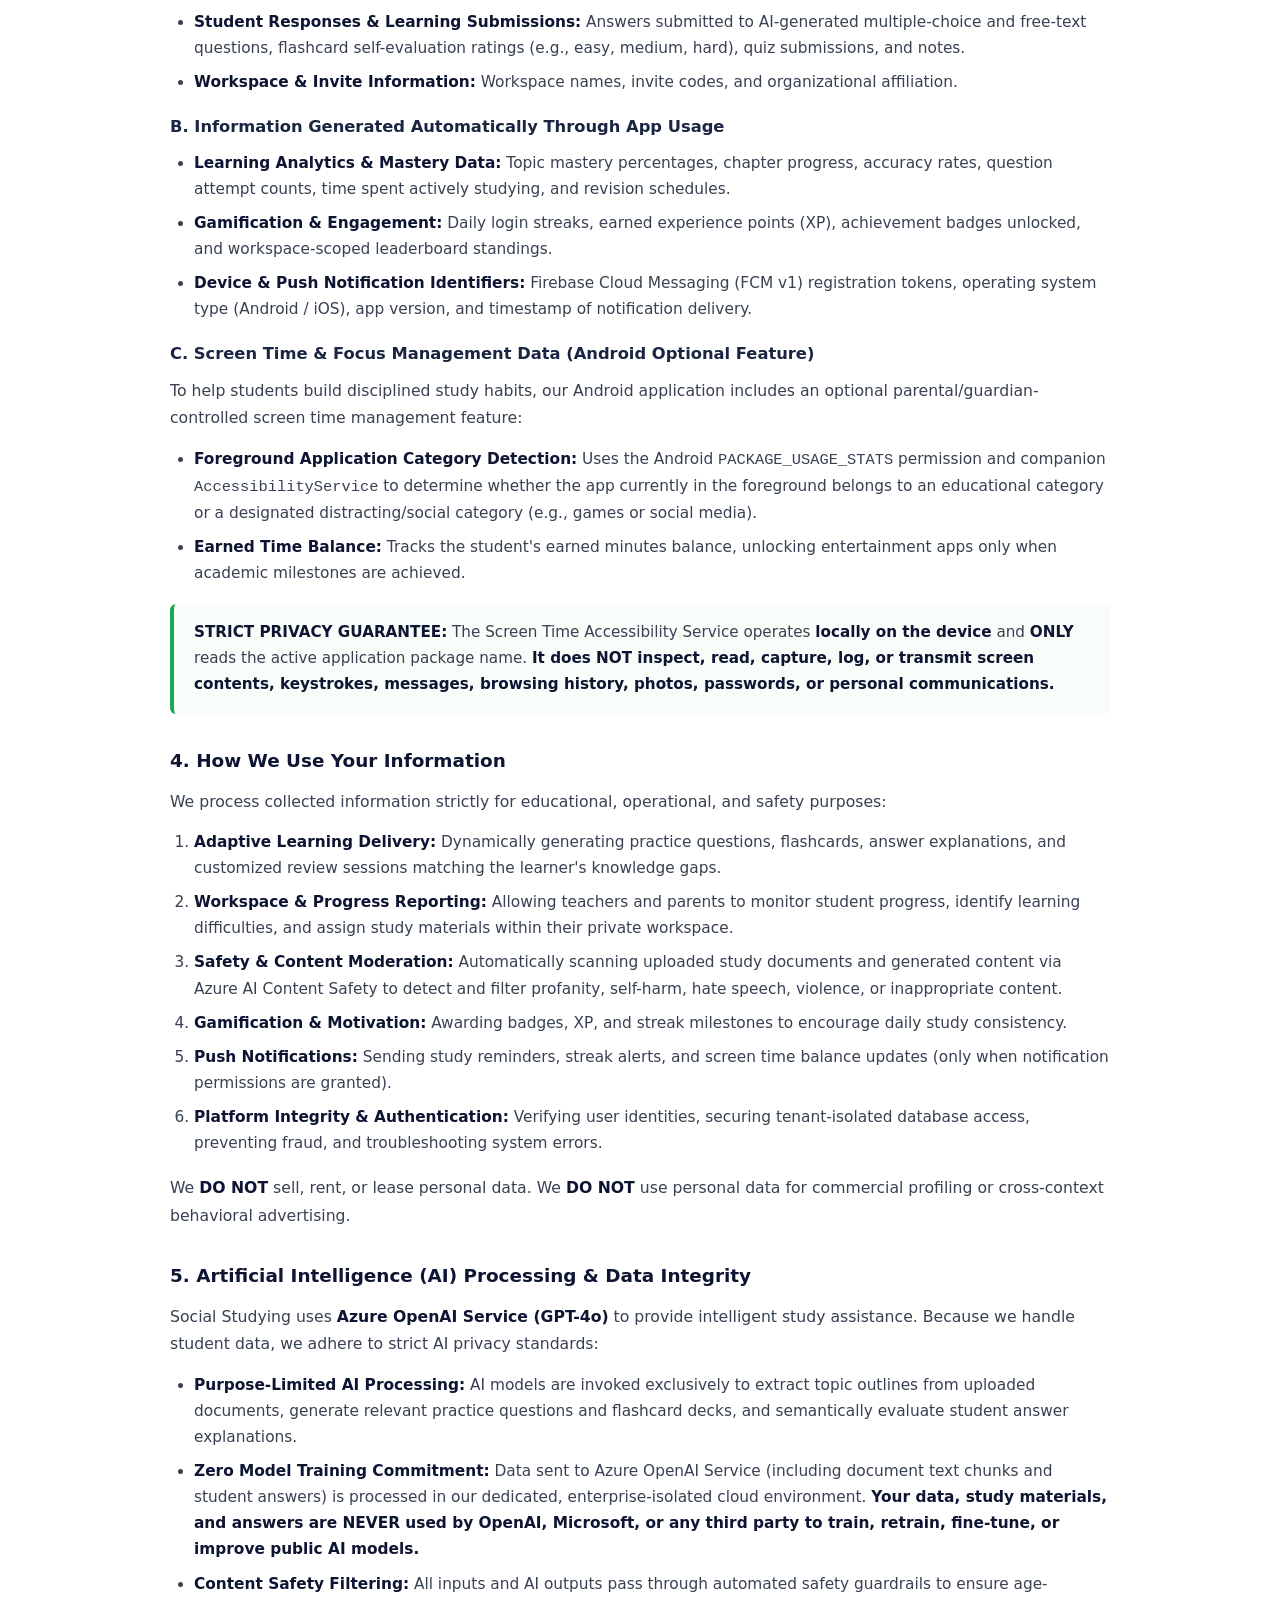
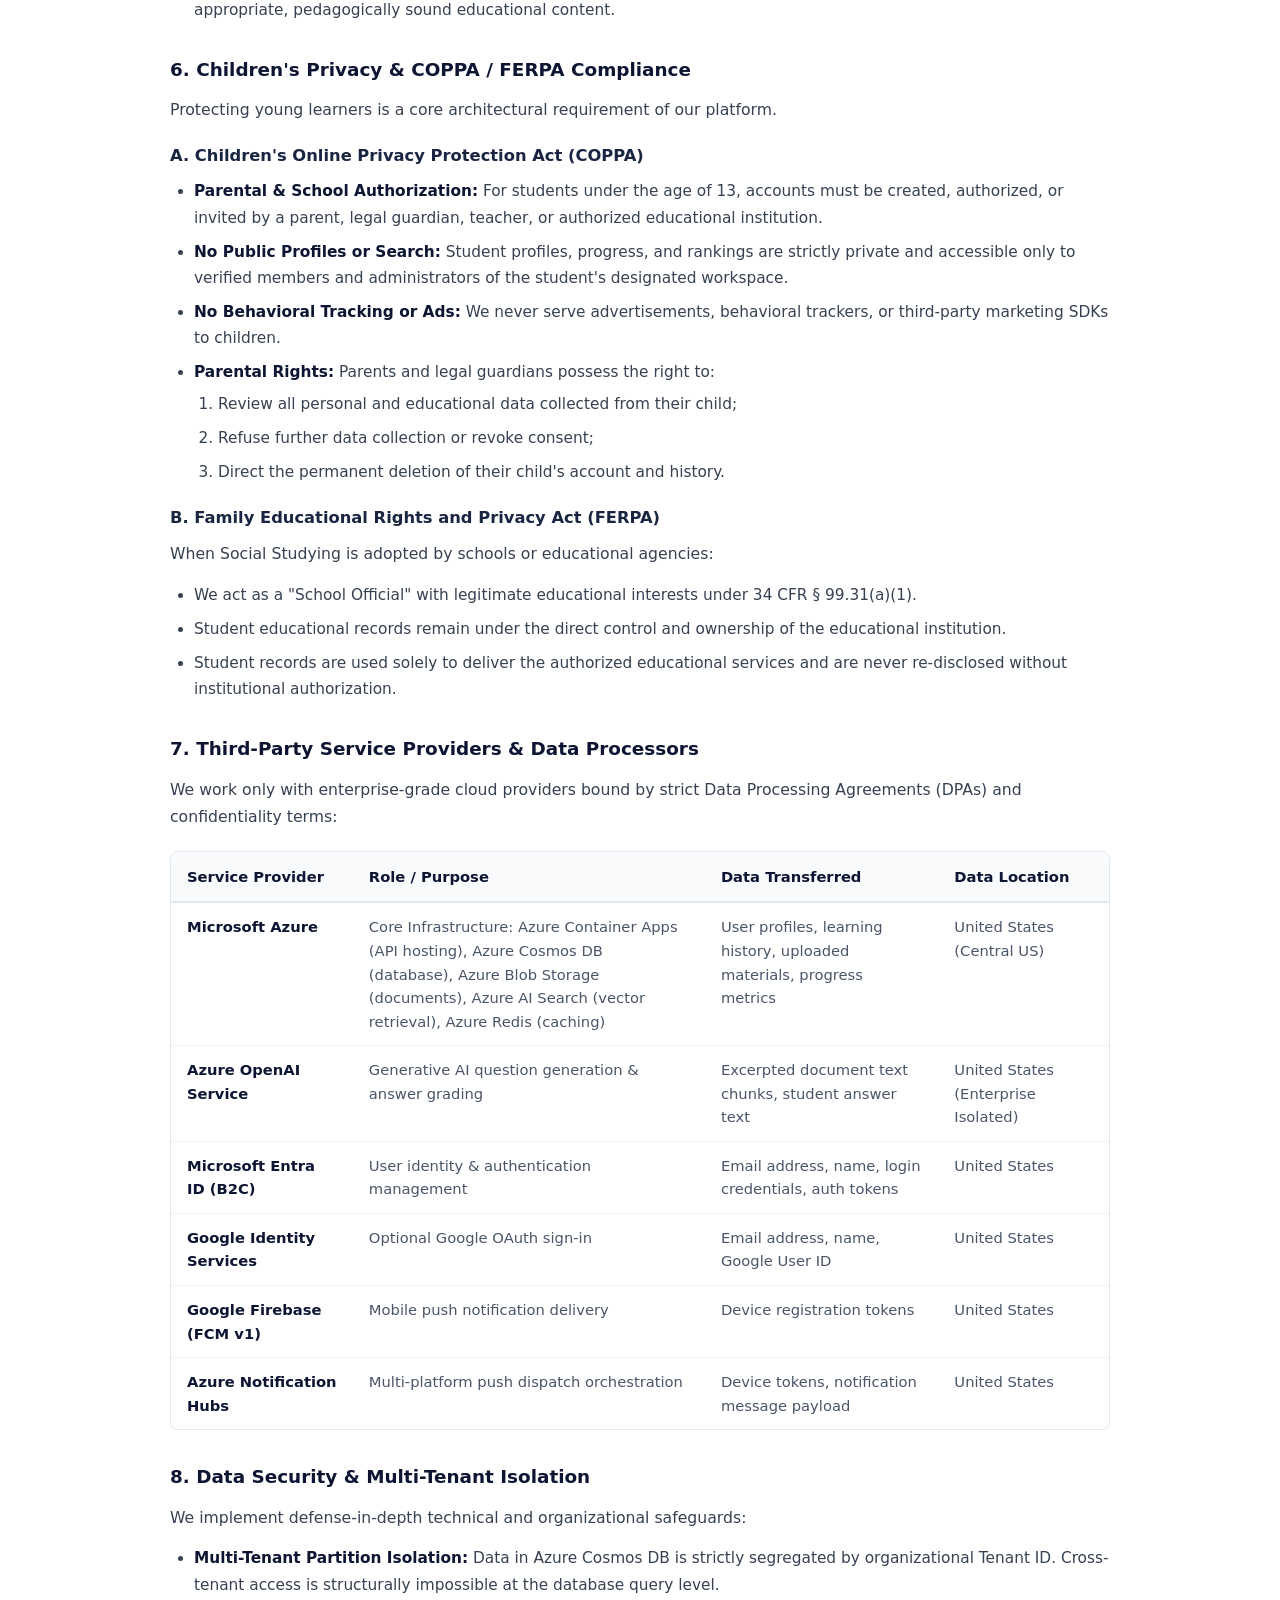
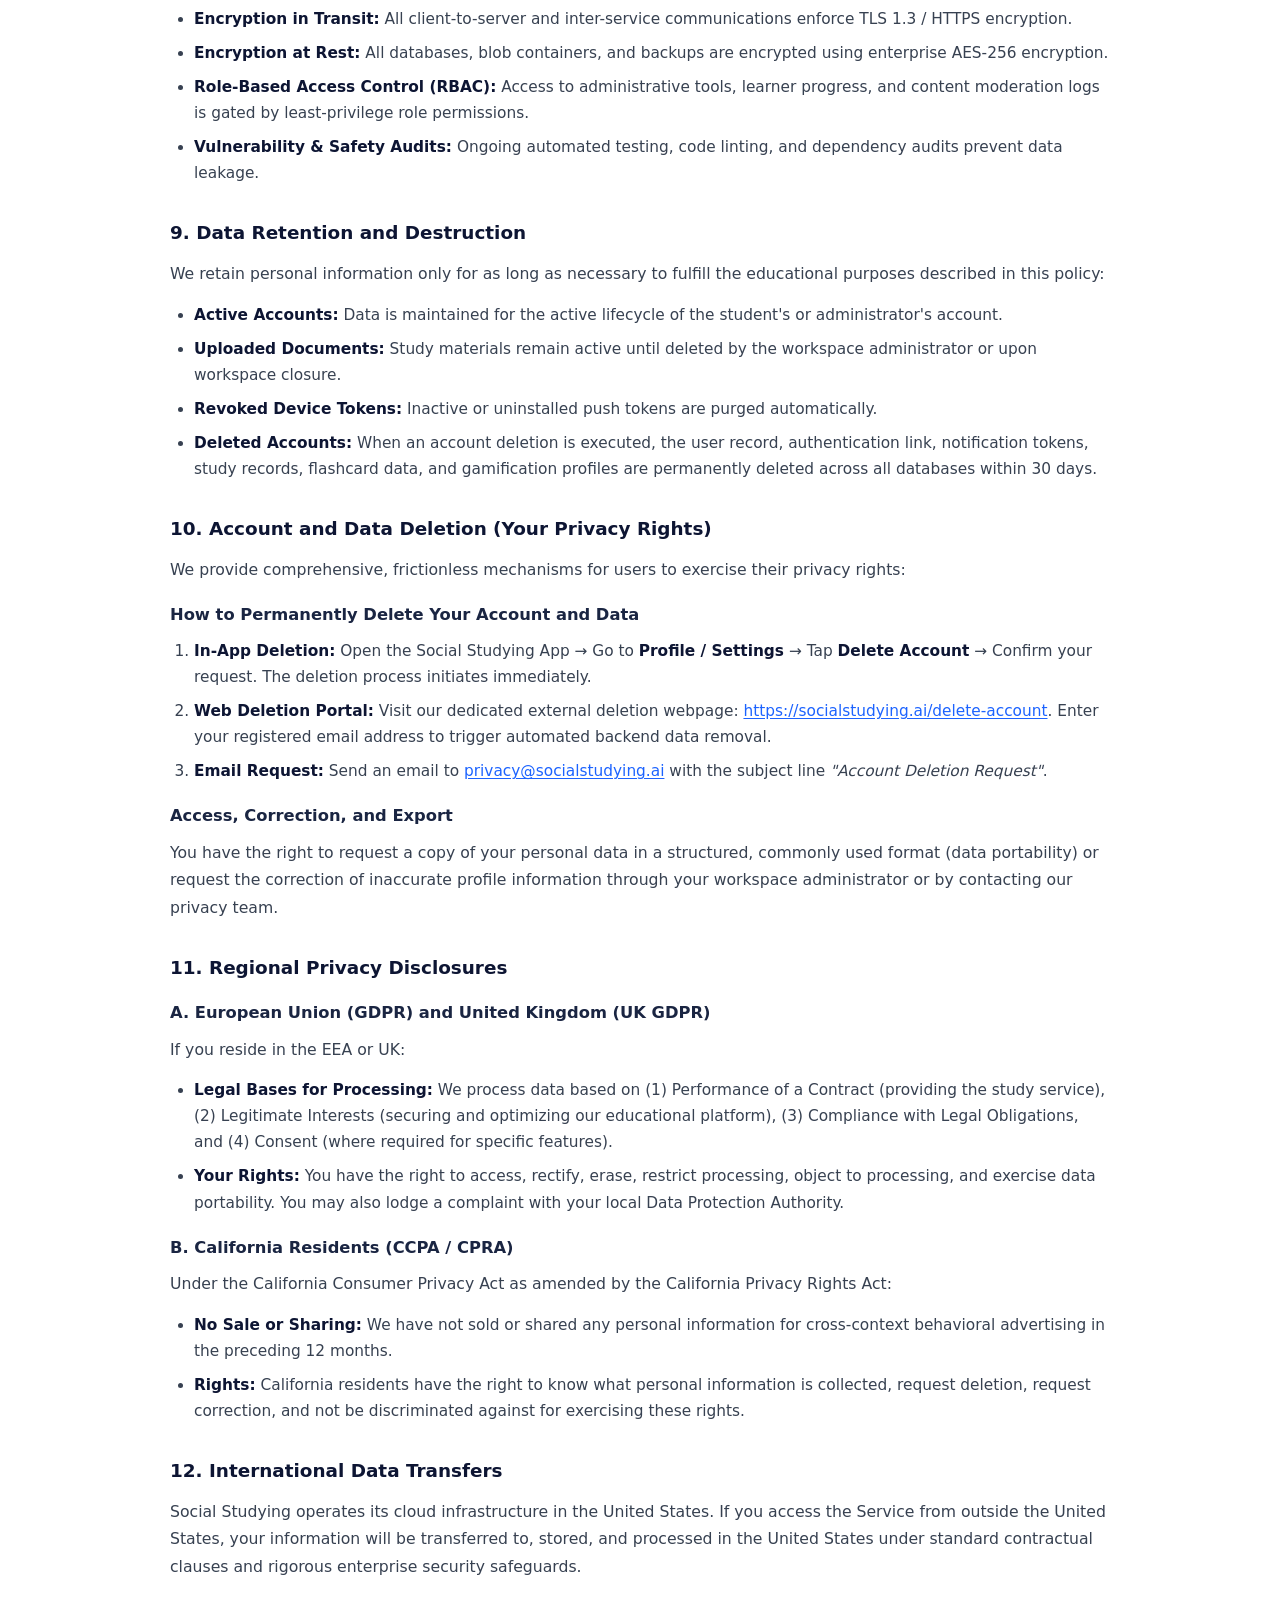
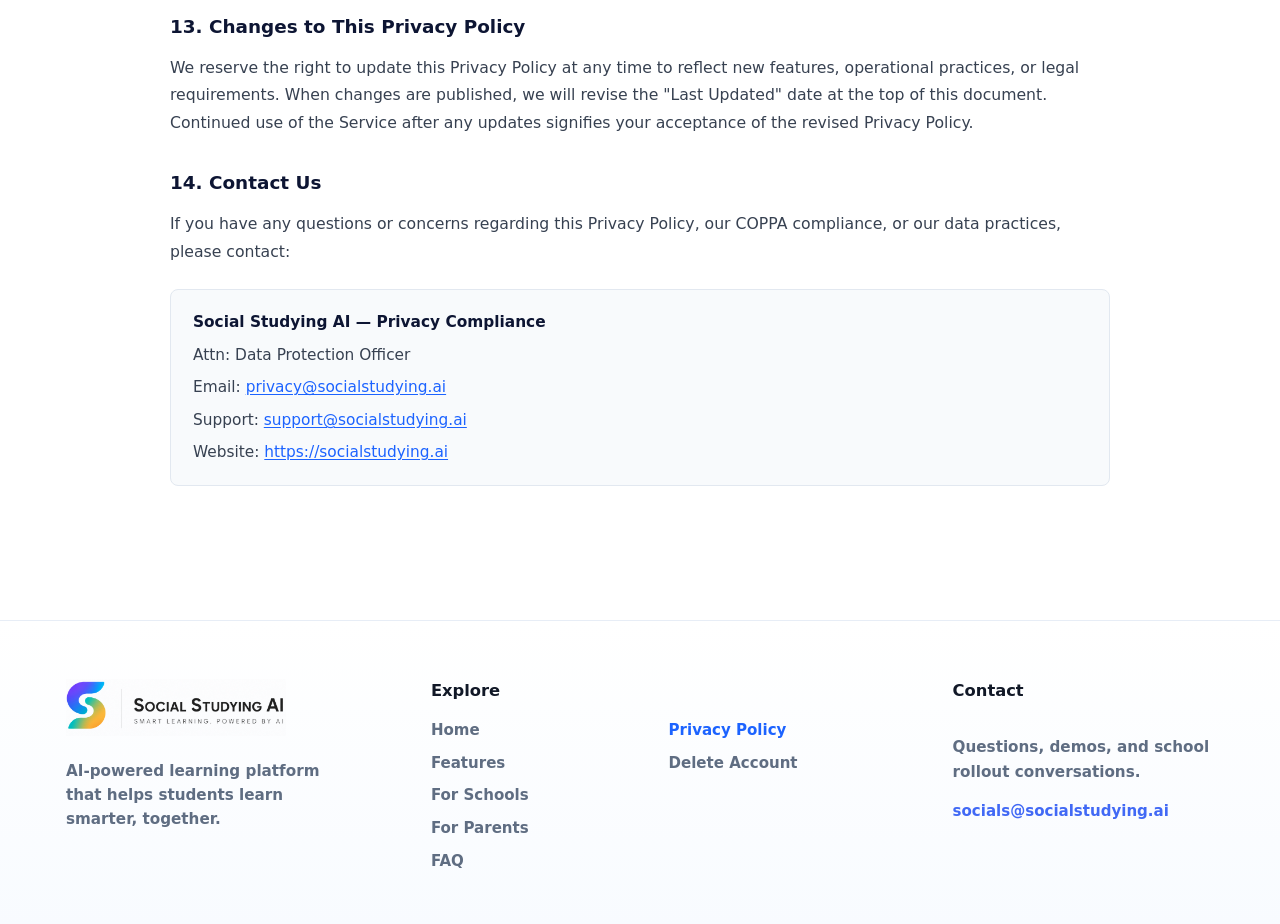
<file: privacy-policy.html>
<!doctype html>
<html lang="en">
  <head>
    <meta charset="utf-8">
    <meta name="viewport" content="width=device-width, initial-scale=1">
    <meta
      name="description"
      content="Privacy Policy | Social Studying AI - Learn how we protect student privacy, our strict Zero AI Model Training commitment, COPPA and FERPA compliance, and user data rights."
    >
    <meta name="robots" content="index, follow">
    <title>Privacy Policy | Social Studying</title>
    <link rel="icon" href="app_logo.png">
    <link rel="stylesheet" href="styles.css?v=3.2">
  </head>
  <body>
    <!-- Site Header -->
    <header class="site-header" data-header>
      <a class="brand" href="/#hero" aria-label="Social Studying AI home">
        <img src="app_logo.png" alt="Social Studying AI" class="brand-mark">
      </a>
      <nav class="main-pill-nav" aria-label="Main navigation">
        <a href="/#hero">Home</a>
        <a href="/#features">Features</a>
        <a href="/#for-schools">For Schools</a>
        <a href="/#for-parents">For Parents</a>
        <a href="/#faq">FAQ</a>
      </nav>
      <div class="header-cta-group">
        <button type="button" class="header-demo-btn" data-open-modal>Book a Demo</button>
        <div class="header-sub-dropdown">
          <a class="header-subscribe" href="/subscribe">
            <span>Subscription</span>
            <svg class="sub-chevron" width="12" height="12" viewBox="0 0 24 24" fill="none" stroke="currentColor" stroke-width="2.5" stroke-linecap="round" stroke-linejoin="round" aria-hidden="true"><polyline points="6 9 12 15 18 9"></polyline></svg>
          </a>
          <div class="header-sub-menu">
            <a href="/subscribe" class="sub-menu-item">
              <span class="sub-item-title">Admin Workspace</span>
              <span class="sub-item-desc">For schools, educators &amp; teams ($99/mo)</span>
            </a>
            <a href="/student-subscribe" class="sub-menu-item">
              <span class="sub-item-title">Student Subscription</span>
              <span class="sub-item-desc">Unlimited AI practice &amp; self-study ($10/mo)</span>
            </a>
          </div>
        </div>
      </div>
    </header>

    <main class="privacy-page-main">
      <div class="privacy-container">
        <h1 class="privacy-page-title">Privacy Policy | Social Studying</h1>

        <div class="privacy-doc-meta">
          <p class="privacy-doc-subtitle">Terms of Use &amp; Privacy Policy</p>
          <p class="privacy-effective-date">Effective Date: [20-08-2026] &nbsp;|&nbsp; Last Updated: [20-08-2026]</p>
          <p class="privacy-intro">
            Welcome to <a href="https://socialstudying.ai" target="_blank" rel="noopener noreferrer">https://socialstudying.ai</a>, operated by Social Studying ("Social Studying", "we", "our", or "us"). Social Studying provides an AI-powered, adaptive learning and study platform through mobile applications (Android and iOS) and web services (collectively, the "Service"). By accessing or using our Service, you agree to comply with and be bound by this Privacy Policy. If you do not agree, please do not use our Service.
          </p>
        </div>

        <!-- 1. Introduction and Overview -->
        <div class="privacy-section">
          <h2 class="privacy-heading">1. Introduction and Overview</h2>
          <p class="privacy-text">
            Social Studying provides an AI-powered, adaptive learning and study platform through mobile applications (Android and iOS) and web services (collectively, the "Service"). The Service enables students, parents, teachers, and school administrators to organize learning materials, generate adaptive practice questions and flashcards, track academic progress, manage study screen time, and collaborate within private educational workspaces.
          </p>
          <p class="privacy-text">
            We are committed to protecting the privacy, safety, and security of all our users, especially children and students. This Privacy Policy explains in detail:
          </p>
          <ul class="privacy-list">
            <li>What personal and educational information we collect;</li>
            <li>How we use, store, and process that information;</li>
            <li>Our strict guarantees regarding Artificial Intelligence (AI) processing and zero public model training;</li>
            <li>Our compliance with the Children's Online Privacy Protection Act (COPPA), the Family Educational Rights and Privacy Act (FERPA), and global privacy laws (including GDPR and CCPA/CPRA);</li>
            <li>How parents, students, and administrators can inspect, export, or permanently delete their data.</li>
          </ul>
          <p class="privacy-text">
            By creating an account, accessing, or using the Service, you acknowledge that you have read and understood this Privacy Policy.
          </p>
        </div>

        <!-- 2. Applicability and Roles -->
        <div class="privacy-section">
          <h2 class="privacy-heading">2. Applicability and Roles</h2>
          <p class="privacy-text">This Privacy Policy applies to all users of Social Studying:</p>
          <ol class="privacy-ordered-list">
            <li><strong>Administrators / Teachers / Parents:</strong> Individuals who create or manage organizational, school, or family workspaces and invite learners.</li>
            <li><strong>Students / Learners:</strong> Individuals who join a private workspace (via an invite code) or utilize self-directed study to practice questions, review flashcards, and track academic mastery.</li>
            <li><strong>Visitors:</strong> Individuals who visit our public websites.</li>
          </ol>
        </div>

        <!-- 3. Information We Collect -->
        <div class="privacy-section">
          <h2 class="privacy-heading">3. Information We Collect</h2>
          <p class="privacy-text">
            We collect only the minimum information necessary to deliver and personalize the educational experience.
          </p>

          <h3 class="privacy-subheading">A. Information Provided Directly by Users</h3>
          <ul class="privacy-list">
            <li><strong>Account Information:</strong> Full name, email address, password/authentication credentials (managed securely via Microsoft Entra ID or Google OAuth), user role (e.g., Student, Workspace Admin, Tenant Admin), and optional profile avatar.</li>
            <li><strong>Educational Materials &amp; Study Documents:</strong> Files uploaded by administrators or students, including textbook chapters, syllabi, notes, slide presentations, and homework assignments (in PDF, DOCX, TXT, or image formats captured via device camera or photo picker).</li>
            <li><strong>Student Responses &amp; Learning Submissions:</strong> Answers submitted to AI-generated multiple-choice and free-text questions, flashcard self-evaluation ratings (e.g., easy, medium, hard), quiz submissions, and notes.</li>
            <li><strong>Workspace &amp; Invite Information:</strong> Workspace names, invite codes, and organizational affiliation.</li>
          </ul>

          <h3 class="privacy-subheading">B. Information Generated Automatically Through App Usage</h3>
          <ul class="privacy-list">
            <li><strong>Learning Analytics &amp; Mastery Data:</strong> Topic mastery percentages, chapter progress, accuracy rates, question attempt counts, time spent actively studying, and revision schedules.</li>
            <li><strong>Gamification &amp; Engagement:</strong> Daily login streaks, earned experience points (XP), achievement badges unlocked, and workspace-scoped leaderboard standings.</li>
            <li><strong>Device &amp; Push Notification Identifiers:</strong> Firebase Cloud Messaging (FCM v1) registration tokens, operating system type (Android / iOS), app version, and timestamp of notification delivery.</li>
          </ul>

          <h3 class="privacy-subheading">C. Screen Time &amp; Focus Management Data (Android Optional Feature)</h3>
          <p class="privacy-text">
            To help students build disciplined study habits, our Android application includes an optional parental/guardian-controlled screen time management feature:
          </p>
          <ul class="privacy-list">
            <li><strong>Foreground Application Category Detection:</strong> Uses the Android <code>PACKAGE_USAGE_STATS</code> permission and companion <code>AccessibilityService</code> to determine whether the app currently in the foreground belongs to an educational category or a designated distracting/social category (e.g., games or social media).</li>
            <li><strong>Earned Time Balance:</strong> Tracks the student's earned minutes balance, unlocking entertainment apps only when academic milestones are achieved.</li>
          </ul>

          <div class="privacy-note-box success-border">
            <strong>STRICT PRIVACY GUARANTEE:</strong> The Screen Time Accessibility Service operates <strong>locally on the device</strong> and <strong>ONLY</strong> reads the active application package name. <strong>It does NOT inspect, read, capture, log, or transmit screen contents, keystrokes, messages, browsing history, photos, passwords, or personal communications.</strong>
          </div>
        </div>

        <!-- 4. How We Use Your Information -->
        <div class="privacy-section">
          <h2 class="privacy-heading">4. How We Use Your Information</h2>
          <p class="privacy-text">We process collected information strictly for educational, operational, and safety purposes:</p>
          <ol class="privacy-ordered-list">
            <li><strong>Adaptive Learning Delivery:</strong> Dynamically generating practice questions, flashcards, answer explanations, and customized review sessions matching the learner's knowledge gaps.</li>
            <li><strong>Workspace &amp; Progress Reporting:</strong> Allowing teachers and parents to monitor student progress, identify learning difficulties, and assign study materials within their private workspace.</li>
            <li><strong>Safety &amp; Content Moderation:</strong> Automatically scanning uploaded study documents and generated content via Azure AI Content Safety to detect and filter profanity, self-harm, hate speech, violence, or inappropriate content.</li>
            <li><strong>Gamification &amp; Motivation:</strong> Awarding badges, XP, and streak milestones to encourage daily study consistency.</li>
            <li><strong>Push Notifications:</strong> Sending study reminders, streak alerts, and screen time balance updates (only when notification permissions are granted).</li>
            <li><strong>Platform Integrity &amp; Authentication:</strong> Verifying user identities, securing tenant-isolated database access, preventing fraud, and troubleshooting system errors.</li>
          </ol>
          <p class="privacy-text">
            We <strong>DO NOT</strong> sell, rent, or lease personal data. We <strong>DO NOT</strong> use personal data for commercial profiling or cross-context behavioral advertising.
          </p>
        </div>

        <!-- 5. AI Processing & Data Integrity -->
        <div class="privacy-section">
          <h2 class="privacy-heading">5. Artificial Intelligence (AI) Processing &amp; Data Integrity</h2>
          <p class="privacy-text">
            Social Studying uses <strong>Azure OpenAI Service (GPT-4o)</strong> to provide intelligent study assistance. Because we handle student data, we adhere to strict AI privacy standards:
          </p>
          <ul class="privacy-list">
            <li><strong>Purpose-Limited AI Processing:</strong> AI models are invoked exclusively to extract topic outlines from uploaded documents, generate relevant practice questions and flashcard decks, and semantically evaluate student answer explanations.</li>
            <li><strong>Zero Model Training Commitment:</strong> Data sent to Azure OpenAI Service (including document text chunks and student answers) is processed in our dedicated, enterprise-isolated cloud environment. <strong>Your data, study materials, and answers are NEVER used by OpenAI, Microsoft, or any third party to train, retrain, fine-tune, or improve public AI models.</strong></li>
            <li><strong>Content Safety Filtering:</strong> All inputs and AI outputs pass through automated safety guardrails to ensure age-appropriate, pedagogically sound educational content.</li>
          </ul>
        </div>

        <!-- 6. Children's Privacy & COPPA / FERPA Compliance -->
        <div class="privacy-section">
          <h2 class="privacy-heading">6. Children's Privacy &amp; COPPA / FERPA Compliance</h2>
          <p class="privacy-text">Protecting young learners is a core architectural requirement of our platform.</p>

          <h3 class="privacy-subheading">A. Children's Online Privacy Protection Act (COPPA)</h3>
          <ul class="privacy-list">
            <li><strong>Parental &amp; School Authorization:</strong> For students under the age of 13, accounts must be created, authorized, or invited by a parent, legal guardian, teacher, or authorized educational institution.</li>
            <li><strong>No Public Profiles or Search:</strong> Student profiles, progress, and rankings are strictly private and accessible only to verified members and administrators of the student's designated workspace.</li>
            <li><strong>No Behavioral Tracking or Ads:</strong> We never serve advertisements, behavioral trackers, or third-party marketing SDKs to children.</li>
            <li><strong>Parental Rights:</strong> Parents and legal guardians possess the right to:
              <ol class="privacy-ordered-list" style="margin-top: 6px;">
                <li>Review all personal and educational data collected from their child;</li>
                <li>Refuse further data collection or revoke consent;</li>
                <li>Direct the permanent deletion of their child's account and history.</li>
              </ol>
            </li>
          </ul>

          <h3 class="privacy-subheading">B. Family Educational Rights and Privacy Act (FERPA)</h3>
          <p class="privacy-text">When Social Studying is adopted by schools or educational agencies:</p>
          <ul class="privacy-list">
            <li>We act as a "School Official" with legitimate educational interests under 34 CFR § 99.31(a)(1).</li>
            <li>Student educational records remain under the direct control and ownership of the educational institution.</li>
            <li>Student records are used solely to deliver the authorized educational services and are never re-disclosed without institutional authorization.</li>
          </ul>
        </div>

        <!-- 7. Third-Party Service Providers & Data Processors -->
        <div class="privacy-section">
          <h2 class="privacy-heading">7. Third-Party Service Providers &amp; Data Processors</h2>
          <p class="privacy-text">
            We work only with enterprise-grade cloud providers bound by strict Data Processing Agreements (DPAs) and confidentiality terms:
          </p>

          <div class="privacy-table-container">
            <table class="privacy-table">
              <thead>
                <tr>
                  <th>Service Provider</th>
                  <th>Role / Purpose</th>
                  <th>Data Transferred</th>
                  <th>Data Location</th>
                </tr>
              </thead>
              <tbody>
                <tr>
                  <td><strong>Microsoft Azure</strong></td>
                  <td>Core Infrastructure: Azure Container Apps (API hosting), Azure Cosmos DB (database), Azure Blob Storage (documents), Azure AI Search (vector retrieval), Azure Redis (caching)</td>
                  <td>User profiles, learning history, uploaded materials, progress metrics</td>
                  <td>United States (Central US)</td>
                </tr>
                <tr>
                  <td><strong>Azure OpenAI Service</strong></td>
                  <td>Generative AI question generation &amp; answer grading</td>
                  <td>Excerpted document text chunks, student answer text</td>
                  <td>United States (Enterprise Isolated)</td>
                </tr>
                <tr>
                  <td><strong>Microsoft Entra ID (B2C)</strong></td>
                  <td>User identity &amp; authentication management</td>
                  <td>Email address, name, login credentials, auth tokens</td>
                  <td>United States</td>
                </tr>
                <tr>
                  <td><strong>Google Identity Services</strong></td>
                  <td>Optional Google OAuth sign-in</td>
                  <td>Email address, name, Google User ID</td>
                  <td>United States</td>
                </tr>
                <tr>
                  <td><strong>Google Firebase (FCM v1)</strong></td>
                  <td>Mobile push notification delivery</td>
                  <td>Device registration tokens</td>
                  <td>United States</td>
                </tr>
                <tr>
                  <td><strong>Azure Notification Hubs</strong></td>
                  <td>Multi-platform push dispatch orchestration</td>
                  <td>Device tokens, notification message payload</td>
                  <td>United States</td>
                </tr>
              </tbody>
            </table>
          </div>
        </div>

        <!-- 8. Data Security & Multi-Tenant Isolation -->
        <div class="privacy-section">
          <h2 class="privacy-heading">8. Data Security &amp; Multi-Tenant Isolation</h2>
          <p class="privacy-text">We implement defense-in-depth technical and organizational safeguards:</p>
          <ul class="privacy-list">
            <li><strong>Multi-Tenant Partition Isolation:</strong> Data in Azure Cosmos DB is strictly segregated by organizational Tenant ID. Cross-tenant access is structurally impossible at the database query level.</li>
            <li><strong>Encryption in Transit:</strong> All client-to-server and inter-service communications enforce TLS 1.3 / HTTPS encryption.</li>
            <li><strong>Encryption at Rest:</strong> All databases, blob containers, and backups are encrypted using enterprise AES-256 encryption.</li>
            <li><strong>Role-Based Access Control (RBAC):</strong> Access to administrative tools, learner progress, and content moderation logs is gated by least-privilege role permissions.</li>
            <li><strong>Vulnerability &amp; Safety Audits:</strong> Ongoing automated testing, code linting, and dependency audits prevent data leakage.</li>
          </ul>
        </div>

        <!-- 9. Data Retention and Destruction -->
        <div class="privacy-section">
          <h2 class="privacy-heading">9. Data Retention and Destruction</h2>
          <p class="privacy-text">We retain personal information only for as long as necessary to fulfill the educational purposes described in this policy:</p>
          <ul class="privacy-list">
            <li><strong>Active Accounts:</strong> Data is maintained for the active lifecycle of the student's or administrator's account.</li>
            <li><strong>Uploaded Documents:</strong> Study materials remain active until deleted by the workspace administrator or upon workspace closure.</li>
            <li><strong>Revoked Device Tokens:</strong> Inactive or uninstalled push tokens are purged automatically.</li>
            <li><strong>Deleted Accounts:</strong> When an account deletion is executed, the user record, authentication link, notification tokens, study records, flashcard data, and gamification profiles are permanently deleted across all databases within 30 days.</li>
          </ul>
        </div>

        <!-- 10. Account and Data Deletion (Your Privacy Rights) -->
        <div class="privacy-section">
          <h2 class="privacy-heading">10. Account and Data Deletion (Your Privacy Rights)</h2>
          <p class="privacy-text">We provide comprehensive, frictionless mechanisms for users to exercise their privacy rights:</p>

          <h3 class="privacy-subheading">How to Permanently Delete Your Account and Data</h3>
          <ol class="privacy-ordered-list">
            <li>
              <strong>In-App Deletion:</strong> Open the Social Studying App &rarr; Go to <strong>Profile / Settings</strong> &rarr; Tap <strong>Delete Account</strong> &rarr; Confirm your request. The deletion process initiates immediately.
            </li>
            <li>
              <strong>Web Deletion Portal:</strong> Visit our dedicated external deletion webpage: <a href="https://socialstudying.ai/delete-account" target="_blank" rel="noopener noreferrer">https://socialstudying.ai/delete-account</a>. Enter your registered email address to trigger automated backend data removal.
            </li>
            <li>
              <strong>Email Request:</strong> Send an email to <a href="mailto:privacy@socialstudying.ai?subject=Account%20Deletion%20Request">privacy@socialstudying.ai</a> with the subject line <em>"Account Deletion Request"</em>.
            </li>
          </ol>

          <h3 class="privacy-subheading">Access, Correction, and Export</h3>
          <p class="privacy-text">
            You have the right to request a copy of your personal data in a structured, commonly used format (data portability) or request the correction of inaccurate profile information through your workspace administrator or by contacting our privacy team.
          </p>
        </div>

        <!-- 11. Regional Privacy Disclosures -->
        <div class="privacy-section">
          <h2 class="privacy-heading">11. Regional Privacy Disclosures</h2>

          <h3 class="privacy-subheading">A. European Union (GDPR) and United Kingdom (UK GDPR)</h3>
          <p class="privacy-text">If you reside in the EEA or UK:</p>
          <ul class="privacy-list">
            <li><strong>Legal Bases for Processing:</strong> We process data based on (1) Performance of a Contract (providing the study service), (2) Legitimate Interests (securing and optimizing our educational platform), (3) Compliance with Legal Obligations, and (4) Consent (where required for specific features).</li>
            <li><strong>Your Rights:</strong> You have the right to access, rectify, erase, restrict processing, object to processing, and exercise data portability. You may also lodge a complaint with your local Data Protection Authority.</li>
          </ul>

          <h3 class="privacy-subheading">B. California Residents (CCPA / CPRA)</h3>
          <p class="privacy-text">Under the California Consumer Privacy Act as amended by the California Privacy Rights Act:</p>
          <ul class="privacy-list">
            <li><strong>No Sale or Sharing:</strong> We have not sold or shared any personal information for cross-context behavioral advertising in the preceding 12 months.</li>
            <li><strong>Rights:</strong> California residents have the right to know what personal information is collected, request deletion, request correction, and not be discriminated against for exercising these rights.</li>
          </ul>
        </div>

        <!-- 12. International Data Transfers -->
        <div class="privacy-section">
          <h2 class="privacy-heading">12. International Data Transfers</h2>
          <p class="privacy-text">
            Social Studying operates its cloud infrastructure in the United States. If you access the Service from outside the United States, your information will be transferred to, stored, and processed in the United States under standard contractual clauses and rigorous enterprise security safeguards.
          </p>
        </div>

        <!-- 13. Changes to This Privacy Policy -->
        <div class="privacy-section">
          <h2 class="privacy-heading">13. Changes to This Privacy Policy</h2>
          <p class="privacy-text">
            We reserve the right to update this Privacy Policy at any time to reflect new features, operational practices, or legal requirements. When changes are published, we will revise the "Last Updated" date at the top of this document. Continued use of the Service after any updates signifies your acceptance of the revised Privacy Policy.
          </p>
        </div>

        <!-- 14. Contact Us -->
        <div class="privacy-section">
          <h2 class="privacy-heading">14. Contact Us</h2>
          <p class="privacy-text">
            If you have any questions or concerns regarding this Privacy Policy, our COPPA compliance, or our data practices, please contact:
          </p>

          <div class="privacy-contact-info">
            <p><strong>Social Studying AI — Privacy Compliance</strong></p>
            <p>Attn: Data Protection Officer</p>
            <p>Email: <a href="mailto:privacy@socialstudying.ai">privacy@socialstudying.ai</a></p>
            <p>Support: <a href="mailto:support@socialstudying.ai">support@socialstudying.ai</a></p>
            <p>Website: <a href="https://socialstudying.ai" target="_blank" rel="noopener noreferrer">https://socialstudying.ai</a></p>
          </div>
        </div>

      </div>
    </main>

    <!-- Site Footer -->
    <footer class="site-footer">
      <div class="footer-brand">
        <div class="footer-logo-link" aria-label="Social Studying AI">
          <img src="app_logo.png" alt="Social Studying AI" class="footer-logo">
        </div>
        <p>AI-powered learning platform that helps students learn smarter, together.</p>
      </div>

      <nav class="footer-links" aria-label="Footer navigation">
        <h3>Explore</h3>
        <div class="footer-explore-cols">
          <div class="footer-col">
            <a href="/#hero">Home</a>
            <a href="/#features">Features</a>
            <a href="/#for-schools">For Schools</a>
            <a href="/#for-parents">For Parents</a>
            <a href="/#faq">FAQ</a>
          </div>
          <div class="footer-col">
            <a href="/subscribe">Admin Subscription</a>
            <a href="/student-subscribe">Student Subscription</a>
            <a href="/privacy-policy" class="is-active" style="color: #1c63ff; font-weight: 800;">Privacy Policy</a>
            <a href="/delete-account">Delete Account</a>
          </div>
        </div>
      </nav>

      <div class="footer-contact">
        <h3>Contact</h3>
        <p>Questions, demos, and school rollout conversations.</p>
        <a href="mailto:socials@socialstudying.ai">socials@socialstudying.ai</a>
      </div>
    </footer>

    <!-- POPUP MODAL FORM FOR DEMO -->
    <div class="modal-overlay" id="demo-modal" aria-hidden="true">
      <div class="modal-container" role="dialog" aria-modal="true" aria-labelledby="modal-title" aria-describedby="modal-description">
        <button class="modal-close" aria-label="Close modal" id="close-modal-btn">&times;</button>
        <div class="modal-header">
          <h2 id="modal-title">Book a Demo</h2>
          <p id="modal-description">Choose a date and time that works for you. We’ll email you a confirmation.</p>
        </div>
        <form class="modal-form" id="demo-booking-form">
          <div class="form-row">
            <div class="form-group">
              <label for="modal-first-name">First name</label>
              <input type="text" id="modal-first-name" name="firstName" placeholder="John" autocomplete="given-name" maxlength="80" required>
            </div>
            <div class="form-group">
              <label for="modal-last-name">Last name</label>
              <input type="text" id="modal-last-name" name="lastName" placeholder="Parker" autocomplete="family-name" maxlength="80" required>
            </div>
          </div>
          
          <div class="form-group">
            <label for="modal-email">Work email</label>
            <input type="email" id="modal-email" name="email" placeholder="john@company.com" autocomplete="email" required>
          </div>
          
          <div class="form-row">
            <div class="form-group">
              <label for="modal-date">Preferred date</label>
              <input type="date" id="modal-date" name="date" required>
            </div>
            <div class="form-group">
              <label for="modal-time">Preferred time</label>
              <input type="time" id="modal-time" name="time" required>
            </div>
          </div>
          
          <p class="form-status" id="booking-status" role="status" aria-live="polite"></p>
          <div class="form-submit">
            <button type="submit" class="btn-submit">Book a Demo <span aria-hidden="true">→</span></button>
          </div>
        </form>
      </div>
    </div>

    <script src="script.js?v=3.2"></script>
  </body>
</html>
</file>
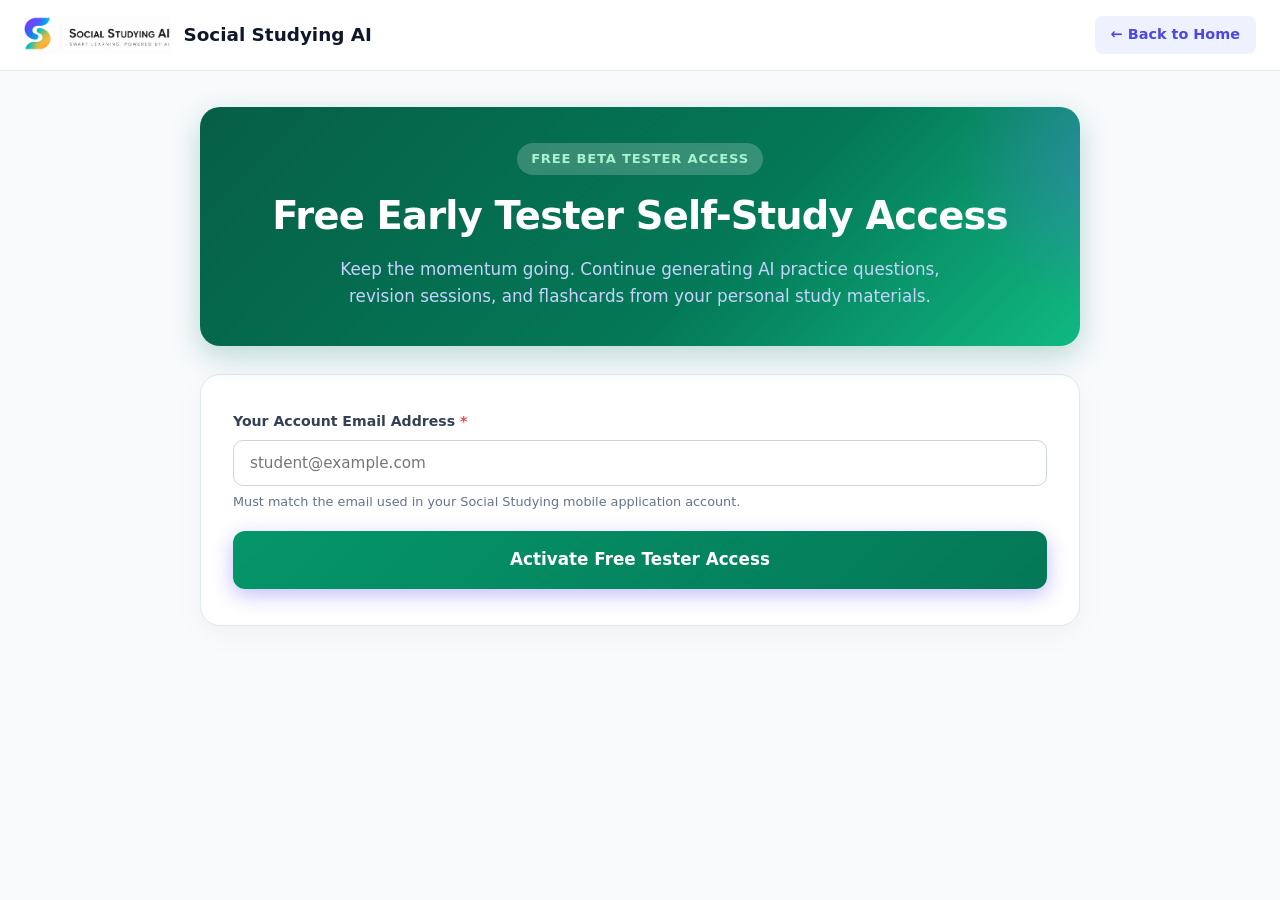
<file: student-subscribe.html>
﻿<!doctype html>
<html lang="en">
  <head>
    <meta charset="utf-8">
    <meta name="viewport" content="width=device-width, initial-scale=1">
    <meta
      name="description"
      content="Student Self-Study Subscription | Social Studying AI - Unlock unlimited AI-grounded questions, personal adaptive learning path, flashcards, and topic mastery."
    >
    <title>Early Tester Access | Social Studying AI</title>
    <link rel="icon" href="/app_logo.png">
    <link rel="stylesheet" href="/styles.css?v=3.2">
    <link rel="stylesheet" href="/subscribe.css?v=1.0">
    <style>
      .student-hero {
        background: linear-gradient(135deg, #065f46 0%, #047857 60%, #10b981 100%);
        box-shadow: 0 10px 30px rgba(4, 120, 87, 0.25);
      }
      .student-plan-highlight {
        border: 2.5px solid #10b981;
        background: #f0fdf4;
        border-radius: 20px;
        padding: 32px 28px;
        margin-bottom: 28px;
        text-align: left;
      }
      .student-price-tag {
        display: flex;
        align-items: baseline;
        gap: 8px;
        margin: 16px 0;
      }
      .student-price-tag .amount {
        font-size: 3rem;
        font-weight: 900;
        color: #065f46;
      }
      .student-price-tag .cycle {
        font-size: 1.1rem;
        color: #047857;
        font-weight: 700;
      }
      .feature-checklist {
        list-style: none;
        padding: 0;
        margin: 20px 0 0 0;
        display: grid;
        grid-template-columns: 1fr 1fr;
        gap: 12px;
      }
      @media (max-width: 640px) {
        .feature-checklist {
          grid-template-columns: 1fr;
        }
      }
      .feature-checklist li {
        display: flex;
        align-items: center;
        gap: 10px;
        font-size: 0.95rem;
        color: #1e293b;
        font-weight: 550;
      }
      .feature-checklist li span.check {
        width: 22px;
        height: 22px;
        border-radius: 50%;
        background: #10b981;
        color: #ffffff;
        display: flex;
        align-items: center;
        justify-content: center;
        font-size: 0.75rem;
        font-weight: 900;
      }
    </style>
  </head>
  <body class="sub-page">
    <header class="sub-header">
      <a class="sub-brand" href="/" aria-label="Social Studying AI Home">
        <img src="/app_logo.png" alt="Social Studying AI">
        <span>Social Studying AI</span>
      </a>
      <a class="sub-header-link" href="/">← Back to Home</a>
    </header>

    <main class="sub-main">
      <section class="sub-hero-card student-hero">
        <span class="sub-badge" style="color: #a7f3d0; background: rgba(255, 255, 255, 0.2);">Free Beta Tester Access</span>
        <h1>Free Early Tester Self-Study Access</h1>
        <p>Keep the momentum going. Continue generating AI practice questions, revision sessions, and flashcards from your personal study materials.</p>
      </section>

      <div class="sub-form-card">
        <div id="student-alert" class="alert-box" role="alert"></div>

        <div class="student-plan-highlight">
          <div style="display: flex; justify-content: space-between; align-items: center;">
            <span style="font-size: 0.85rem; font-weight: 750; text-transform: uppercase; color: #047857; letter-spacing: 0.05em;">Recurring Monthly Membership</span>
            <span style="background: #10b981; color: #ffffff; padding: 4px 12px; border-radius: 9999px; font-size: 0.75rem; font-weight: 800;">AUTO-PAY ENABLED</span>
          </div>

          <div class="student-price-tag">
            <span class="amount">$10</span>
            <span class="cycle">/ month (cancel anytime)</span>
          </div>

          <p style="margin: 0; color: #334155; font-size: 0.95rem; line-height: 1.5;">
            Unlimited self-study access across all your uploaded documents and textbooks. Powered by real-time adaptive AI that identifies your weak topics and adjusts question difficulty to your mastery.
          </p>

          <ul class="feature-checklist">
            <li><span class="check">✓</span> Unlimited AI adaptive questions</li>
            <li><span class="check">✓</span> Automatic spaced-repetition flashcards</li>
            <li><span class="check">✓</span> Personal document uploading &amp; OCR</li>
            <li><span class="check">✓</span> Mastery analytics &amp; streak tracking</li>
            <li><span class="check">✓</span> Instant explanations &amp; hints</li>
            <li><span class="check">✓</span> Mobile app synchronization</li>
          </ul>
        </div>

        <form id="student-checkout-form" novalidate>
          <div class="field-group">
            <label for="student-email">Your Account Email Address <span class="req">*</span></label>
            <input type="email" id="student-email" class="field-input" placeholder="student@example.com" required autocomplete="email">
            <div class="field-helper" id="student-email-helper">
              Must match the email used in your Social Studying mobile application account.
            </div>
          </div>

          <button type="submit" id="btn-student-pay" class="btn-cta-primary" style="background: linear-gradient(135deg, #059669 0%, #047857 100%);">
            <span id="btn-student-text">Activate Free Tester Access</span>
            <span id="btn-student-spinner" class="spinner" style="display: none;"></span>
          </button>

          <div class="security-footer">
            <span>🔒 256-bit Encrypted</span>
            <span>⚡ Powered by Stripe Billing</span>
            <span>🛡️ Recurring Monthly Auto-pay</span>
          </div>
        </form>
      </div>
    </main>

    <script src="/student-subscribe.js?v=1.0"></script>
  </body>
</html>
</file>
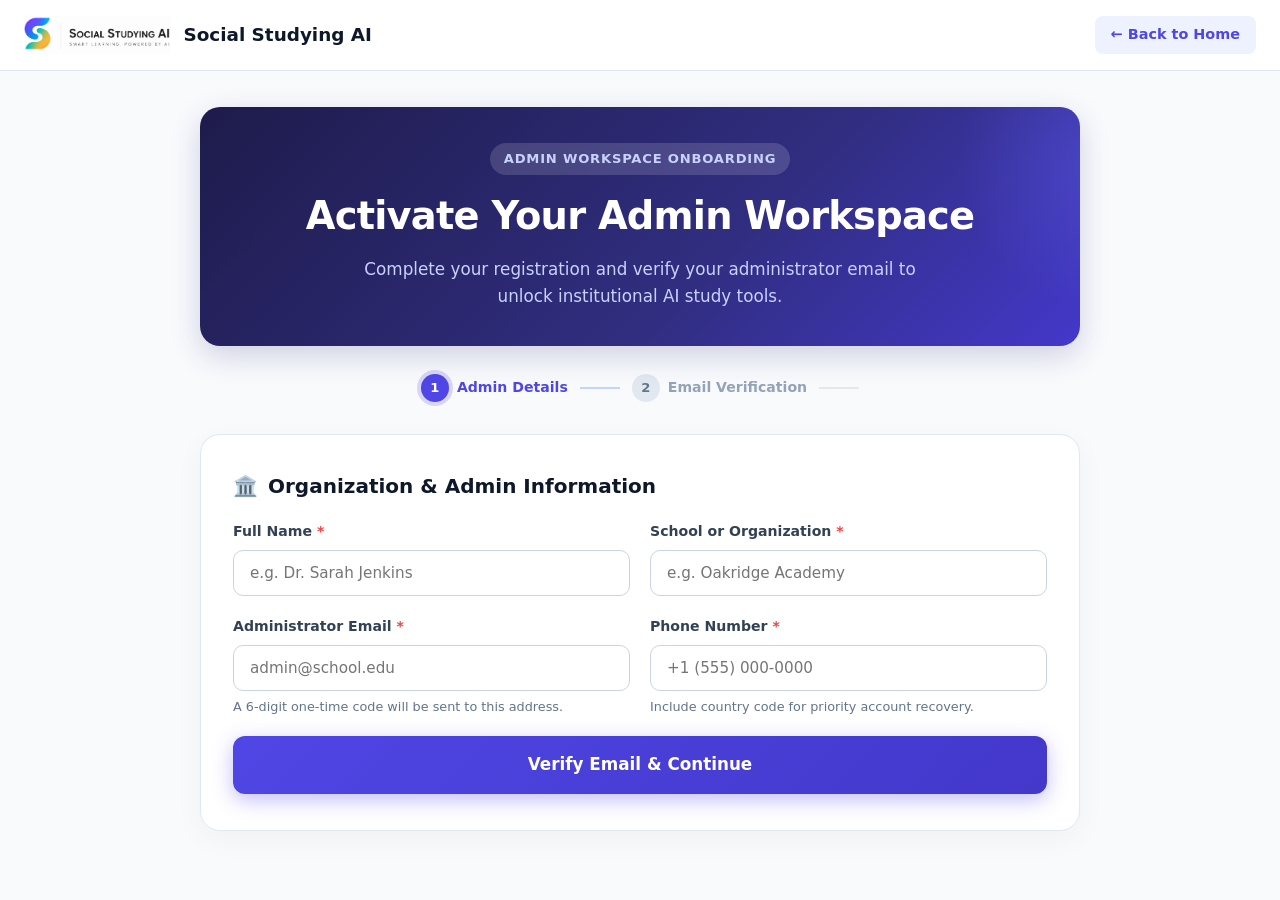
<file: subscribe.html>
﻿<!doctype html>
<html lang="en">
  <head>
    <meta charset="utf-8">
    <meta name="viewport" content="width=device-width, initial-scale=1">
    <meta
      name="description"
      content="Admin Workspace Subscription | Social Studying AI - Set up your school or team workspace with AI-powered adaptive study tools, taxonomy curation, and student analytics."
    >
    <title>Admin Workspace Early Access | Social Studying AI</title>
    <link rel="icon" href="/app_logo.png">
    <link rel="stylesheet" href="/styles.css?v=3.2">
    <link rel="stylesheet" href="/subscribe.css?v=1.0">
  </head>
  <body class="sub-page">
    <header class="sub-header">
      <a class="sub-brand" href="/" aria-label="Social Studying AI Home">
        <img src="/app_logo.png" alt="Social Studying AI">
        <span>Social Studying AI</span>
      </a>
      <a class="sub-header-link" href="/">← Back to Home</a>
    </header>

    <main class="sub-main">
      <section class="sub-hero-card">
        <span class="sub-badge">Admin Workspace Onboarding</span>
        <h1>Activate Your Admin Workspace</h1>
        <p>Complete your registration and verify your administrator email to unlock institutional AI study tools.</p>
      </section>

      <!-- Step Indicator -->
      <nav class="steps-nav" aria-label="Subscription progress">
        <div class="step-item active" id="step-nav-1">
          <span class="step-dot">1</span>
          <span>Admin Details</span>
        </div>
        <div class="step-line"></div>
        <div class="step-item" id="step-nav-2">
          <span class="step-dot">2</span>
          <span>Email Verification</span>
        </div>
        <div class="step-line"></div>
        <div class="step-item" id="step-nav-3">
          <span class="step-dot">3</span>
          <span>Stripe Payment</span>
        </div>
      </nav>

      <!-- Main Form Card -->
      <div class="sub-form-card">
        <div id="form-alert" class="alert-box" role="alert"></div>

        <form id="admin-subscribe-form" novalidate>
          <h2 class="form-section-title">
            <span>🏛️</span> Organization &amp; Admin Information
          </h2>

          <div class="form-grid-2">
            <div class="field-group">
              <label for="admin-name">Full Name <span class="req">*</span></label>
              <input type="text" id="admin-name" class="field-input" placeholder="e.g. Dr. Sarah Jenkins" required autocomplete="name">
            </div>

            <div class="field-group">
              <label for="admin-org">School or Organization <span class="req">*</span></label>
              <input type="text" id="admin-org" class="field-input" placeholder="e.g. Oakridge Academy" required autocomplete="organization">
            </div>
          </div>

          <div class="form-grid-2">
            <div class="field-group">
              <label for="admin-email">Administrator Email <span class="req">*</span></label>
              <div class="field-input-wrap">
                <input type="email" id="admin-email" class="field-input" placeholder="admin@school.edu" required autocomplete="email">
                <span id="email-verified-badge" class="verified-icon" style="display: none;" title="Email verified">✓</span>
              </div>
              <div class="field-helper" id="email-helper">A 6-digit one-time code will be sent to this address.</div>
            </div>

            <div class="field-group">
              <label for="admin-phone">Phone Number <span class="req">*</span></label>
              <input type="tel" id="admin-phone" class="field-input" placeholder="+1 (555) 000-0000" required autocomplete="tel">
              <div class="field-helper">Include country code for priority account recovery.</div>
            </div>
          </div>

          <!-- Plan Selection -->
          <h2 class="form-section-title plan-section-header" style="margin-top: 28px;">
            <span>💳</span> Select Workspace Plan
          </h2>

          <div class="plans-grid">
            <!-- Monthly -->
            <label class="plan-card is-selected" for="plan-monthly">
              <input type="radio" name="plan" id="plan-monthly" value="monthly" class="plan-radio" checked>
              <div class="plan-title">Monthly Workspace</div>
              <div class="plan-price">
                <span class="plan-price-amount">$19</span>
                <span class="plan-price-cycle">/ month</span>
              </div>
              <ul class="plan-features">
                <li>Full Workspace Admin rights</li>
                <li>Document ingestion &amp; taxonomy</li>
                <li>Unlimited questions &amp; flashcards</li>
                <li>Student analytics &amp; mastery rollups</li>
                <li>Auto-renewing recurring billing</li>
              </ul>
            </label>

            <!-- Annual (Best Value) -->
            <label class="plan-card" for="plan-annual">
              <span class="plan-badge">Save 17%</span>
              <input type="radio" name="plan" id="plan-annual" value="annual" class="plan-radio">
              <div class="plan-title">Annual Workspace</div>
              <div class="plan-price">
                <span class="plan-price-amount">$190</span>
                <span class="plan-price-cycle">/ year</span>
              </div>
              <ul class="plan-features">
                <li>2 Months Free ($15.83 / mo)</li>
                <li>Full Workspace Admin rights</li>
                <li>Priority document indexing</li>
                <li>Full student rosters &amp; groups</li>
                <li>Dedicated support channel</li>
              </ul>
            </label>

            <!-- Pro -->
            <label class="plan-card" for="plan-pro">
              <input type="radio" name="plan" id="plan-pro" value="pro" class="plan-radio">
              <div class="plan-title">Pro Workspace</div>
              <div class="plan-price">
                <span class="plan-price-amount">$29</span>
                <span class="plan-price-cycle">/ month</span>
              </div>
              <ul class="plan-features">
                <li>Everything in Monthly Workspace</li>
                <li>Multi-workspace support</li>
                <li>Advanced AI tuning &amp; custom prompts</li>
                <li>Priority queue for heavy documents</li>
                <li>Exportable grading reports</li>
              </ul>
            </label>
          </div>

          <!-- Action Button -->
          <button type="submit" id="btn-submit-action" class="btn-cta-primary">
            <span id="btn-text">Verify Email &amp; Get Workspace Access</span>
            <span id="btn-spinner" class="spinner" style="display: none;"></span>
          </button>

          <div class="security-footer">
            <span>🔒 256-bit Encrypted</span>
            <span>⚡ Powered by Stripe Billing</span>
            <span>🛡️ Cancel anytime</span>
          </div>
        </form>
      </div>
    </main>

    <!-- OTP Verification Modal -->
    <div id="otp-modal" class="modal-overlay" role="dialog" aria-modal="true" aria-labelledby="modal-otp-title">
      <div class="modal-box">
        <div class="modal-icon-circle">✉️</div>
        <h3 id="modal-otp-title" class="modal-title">Verify Your Email</h3>
        <p class="modal-subtitle">
          We sent a 6-digit verification code to <strong id="modal-target-email">your email</strong>. Please enter it below.
        </p>

        <div id="modal-alert" class="alert-box" role="alert"></div>

        <form id="otp-form">
          <div class="otp-inputs-wrap">
            <input type="text" maxlength="1" class="otp-digit" inputmode="numeric" pattern="[0-9]*" autofocus autocomplete="one-time-code">
            <input type="text" maxlength="1" class="otp-digit" inputmode="numeric" pattern="[0-9]*">
            <input type="text" maxlength="1" class="otp-digit" inputmode="numeric" pattern="[0-9]*">
            <input type="text" maxlength="1" class="otp-digit" inputmode="numeric" pattern="[0-9]*">
            <input type="text" maxlength="1" class="otp-digit" inputmode="numeric" pattern="[0-9]*">
            <input type="text" maxlength="1" class="otp-digit" inputmode="numeric" pattern="[0-9]*">
          </div>

          <div class="otp-timer">
            Expires in <strong id="countdown-timer">10:00</strong>
          </div>

          <button type="submit" id="btn-verify-otp" class="btn-cta-primary" style="margin-bottom: 16px;">
            <span id="btn-verify-text">Confirm &amp; Proceed</span>
            <span id="btn-verify-spinner" class="spinner" style="display: none;"></span>
          </button>

          <div>
            <button type="button" id="btn-resend-otp" class="otp-resend-btn" disabled>
              Resend code in <span id="resend-cooldown">30</span>s
            </button>
          </div>
        </form>
      </div>
    </div>

    <script src="/subscribe.js?v=1.0"></script>
  </body>
</html>
</file>
<file: styles.css>
:root {
  color-scheme: light;
  --bg: #f7fbff;
  --surface: #ffffff;
  --surface-soft: #f1f7ff;
  --text: #0d1533;
  --muted: #657086;
  --line: #dfe8f4;
  --blue: #1c63ff;
  --blue-strong: #0e48d7;
  --teal: #2cbfae;
  --green: #18a957;
  --violet: #7654de;
  --amber: #f5b43b;
  --rose: #f06a7a;
  --shadow: 0 24px 70px rgba(21, 41, 82, 0.12);
  --shadow-soft: 0 12px 34px rgba(36, 57, 98, 0.1);
  --radius: 8px;
  --max: 1180px;
}

* {
  box-sizing: border-box;
}

html {
  scroll-behavior: smooth;
}

body {
  position: relative;
  margin: 0;
  font-family:
    Inter, ui-sans-serif, system-ui, -apple-system, BlinkMacSystemFont, "Segoe UI",
    sans-serif;
  background: #ffffff;
  color: var(--text);
  line-height: 1.5;
  overflow-x: hidden;
}

body::before {
  display: none;
}

body.nav-open {
  overflow: hidden;
}

a {
  color: inherit;
  text-decoration: none;
}

img {
  display: block;
  max-width: 100%;
}

button,
a {
  -webkit-tap-highlight-color: transparent;
}

button {
  font: inherit;
}

.site-header {
  position: sticky;
  top: 0;
  z-index: 100;
  display: grid;
  grid-template-columns: 1fr auto 1fr;
  align-items: center;
  gap: 22px;
  width: 100%;
  min-height: 80px;
  margin: 0;
  padding: 0 calc((100% - min(80vw, 1490px)) / 2);
  background: #ffffff;
  border: 0;
  box-shadow: none;
  transition: min-height 250ms ease;
}

.site-header.is-scrolled {
  min-height: 70px;
  box-shadow: none;
}

.hero {
  position: relative;
  overflow: visible;
  padding: clamp(64px, 8vw, 96px) clamp(24px, 6vw, 48px);
  border-radius: 0;
  background: transparent !important;
  color: var(--text);
  box-shadow: none;
}

.hero::before {
  content: "";
  position: absolute;
  top: 0;
  left: 50%;
  transform: translateX(-50%);
  width: 100vw;
  height: 100%;
  background: #f5f7fa;
  z-index: -1;
  pointer-events: none;
}

.hero::after {
  display: none;
}

.hero-copy,
.hero-visual {
  position: relative;
  z-index: 1;
  background: transparent !important;
}

.hero h1 {
  color: var(--text);
}

.hero h1 span {
  color: var(--text);
}

.hero-text {
  max-width: 42rem;
}

.hero-text span {
  display: inline-block;
}

.hero-text span + span::before {
  content: "";
  display: block;
  height: 10px;
}

.hero-visual {
  display: grid;
  place-items: center;
  background: transparent !important;
  padding: 0 !important;
  border: 0 !important;
  border-radius: 0 !important;
  box-shadow: none !important;
}

.hero-visual .phone-mockup {
  box-shadow: none !important;
  filter: drop-shadow(0 34px 42px rgba(22, 32, 55, 0.16));
}

@media (max-width: 920px) {
  .hero {
    padding: clamp(48px, 10vw, 64px);
  }

  .hero {
    border-radius: 28px;
  }
}

@media (max-width: 760px) {
  .site-header {
    position: relative;
    grid-template-columns: 1fr;
    gap: 12px;
    width: 100%;
    margin: 0;
    padding: 16px;
    min-height: auto;
    border: 0;
  }

  .main-pill-nav {
    overflow-x: auto;
    padding: 8px;
  }

  .main-pill-nav a {
    white-space: nowrap;
  }

  .hero {
    border-radius: 22px;
  }
}

.brand {
  display: inline-flex;
  align-items: center;
  gap: 8px;
  min-width: max-content;
  color: var(--text);
  font-weight: 800;
  letter-spacing: 0;
}

.site-header .brand {
  color: #14bdb7;
  font-size: clamp(1.6rem, 2.05vw, 2.55rem);
  font-weight: 900;
  line-height: 1;
}

.site-header .brand {
  flex: 0 0 auto;
  justify-self: start;
}

.brand-symbol {
  position: relative;
  display: inline-grid;
  place-items: center;
  width: 40px;
  height: 40px;
  border-radius: 7px;
  background: #18c3bd;
}

.brand-symbol::before {
  content: "";
  width: 15px;
  height: 15px;
  border: 4px solid #ffffff;
  border-left-color: transparent;
  border-radius: 50%;
}

.brand-symbol::after {
  content: "";
  position: absolute;
  left: 7px;
  top: 18px;
  width: 8px;
  height: 4px;
  border-top: 3px solid #ffffff;
  border-bottom: 3px solid #ffffff;
}

.brand-symbol span {
  position: absolute;
  right: 10px;
  top: 9px;
  width: 4px;
  height: 4px;
  border-radius: 50%;
  background: #ffffff;
}

.brand-mark {
  height: 56px;
  width: 217px;
  display: block;
  mix-blend-mode: multiply;
  image-rendering: -webkit-optimize-contrast;
}

.main-pill-nav {
  grid-column: 2;
  display: flex;
  align-items: center;
  justify-content: center;
  gap: 32px;
  min-height: 54px;
  padding: 6px 0;
}

.main-pill-nav a {
  display: inline-flex;
  align-items: center;
  justify-content: center;
  min-height: 40px;
  padding: 0 4px;
  color: #334155;
  font-size: 0.95rem;
  font-weight: 500 !important;
  white-space: nowrap;
  transition: color 180ms ease, transform 180ms ease;
}

.main-pill-nav a:hover,
.main-pill-nav a:focus-visible {
  color: #1c63ff;
  transform: translateY(-1px);
  outline: 0;
}

.header-cta-group {
  grid-column: 3;
  justify-self: end;
  display: flex;
  align-items: center;
  gap: 12px;
}

.header-demo-btn {
  display: inline-flex;
  align-items: center;
  justify-content: center;
  min-height: 44px;
  padding: 0 18px;
  border-radius: 99px;
  border: 1.5px solid #dbe4f0;
  background: #ffffff;
  color: #1e293b;
  font-size: 0.9rem;
  font-weight: 700;
  white-space: nowrap;
  text-decoration: none;
  transition: all 180ms ease;
  cursor: pointer;
}

.header-demo-btn:hover {
  border-color: #1c63ff;
  color: #1c63ff;
  background: #f8fbff;
  transform: translateY(-1px);
}

.header-sub-dropdown {
  position: relative;
  display: inline-flex;
}

.header-subscribe {
  display: inline-flex;
  align-items: center;
  justify-content: center;
  gap: 6px;
  min-height: 46px;
  padding: 0 22px;
  border-radius: 99px;
  background: linear-gradient(135deg, #1c63ff 0%, #7654de 100%);
  color: #ffffff;
  font-size: 0.92rem;
  font-weight: 800;
  white-space: nowrap;
  box-shadow: 0 8px 20px rgba(28, 99, 255, 0.2);
  transition: transform 180ms ease, box-shadow 180ms ease, filter 180ms ease;
  text-decoration: none;
}

.header-subscribe .sub-chevron {
  transition: transform 200ms ease;
}

.header-sub-dropdown:hover .sub-chevron {
  transform: rotate(180deg);
}

.header-subscribe:hover,
.header-subscribe:focus-visible {
  transform: translateY(-1.5px);
  box-shadow: 0 12px 28px rgba(28, 99, 255, 0.3);
  filter: brightness(1.05);
  outline: 0;
}

.header-sub-menu {
  position: absolute;
  top: calc(100% + 8px);
  right: 0;
  min-width: 250px;
  padding: 8px;
  background: #ffffff;
  border-radius: 14px;
  border: 1px solid #e2e8f0;
  box-shadow: 0 14px 34px rgba(15, 23, 42, 0.12);
  display: flex;
  flex-direction: column;
  gap: 4px;
  opacity: 0;
  visibility: hidden;
  transform: translateY(6px);
  transition: all 180ms cubic-bezier(0.4, 0, 0.2, 1);
  z-index: 150;
}

.header-sub-dropdown:hover .header-sub-menu,
.header-sub-dropdown:focus-within .header-sub-menu {
  opacity: 1;
  visibility: visible;
  transform: translateY(0);
}

.sub-menu-item {
  display: flex;
  flex-direction: column;
  padding: 10px 14px;
  border-radius: 10px;
  text-decoration: none;
  transition: background 150ms ease;
}

.sub-menu-item:hover {
  background: #f1f5f9;
}

.sub-item-title {
  font-size: 0.88rem;
  font-weight: 750;
  color: #0f172a;
}

.sub-item-desc {
  font-size: 0.74rem;
  color: #64748b;
  margin-top: 2px;
}


.site-nav {
  justify-self: center;
  display: flex;
  align-items: center;
  gap: 6px;
  color: #33405a;
  font-size: 0.95rem;
  font-weight: 700;
}

.site-nav a {
  padding: 10px 12px;
  border-radius: 8px;
  transition: background 160ms ease, color 160ms ease;
}

.site-nav a:hover {
  background: #f1f7ff;
  color: var(--blue-strong);
}

.header-cta,
.btn {
  display: inline-flex;
  align-items: center;
  justify-content: center;
  gap: 10px;
  min-height: 46px;
  border-radius: 8px;
  font-weight: 800;
  letter-spacing: 0;
  transition: transform 180ms ease, box-shadow 180ms ease, background 180ms ease;
}

.header-cta {
  padding: 0 18px;
  background: var(--text);
  color: white;
  box-shadow: 0 10px 28px rgba(13, 21, 51, 0.16);
}

.header-cta:hover,
.btn:hover {
  transform: translateY(-2px);
}

.nav-toggle {
  display: none;
  width: 44px;
  height: 44px;
  border: 1px solid var(--line);
  border-radius: 8px;
  background: white;
  cursor: pointer;
}

.nav-toggle span {
  display: block;
  width: 18px;
  height: 2px;
  margin: 4px auto;
  border-radius: 2px;
  background: var(--text);
  transition: transform 180ms ease, opacity 180ms ease;
}

.section-pad {
  width: min(calc(100% - 32px), var(--max));
  margin: 0 auto;
  padding: 58px 0;
}

.sr-only {
  position: absolute;
  width: 1px;
  height: 1px;
  padding: 0;
  overflow: hidden;
  clip: rect(0, 0, 0, 0);
  white-space: nowrap;
  border: 0;
}

.hero {
  display: grid;
  grid-template-columns: minmax(620px, 1fr) minmax(300px, 0.55fr);
  align-items: center;
  gap: clamp(38px, 6vw, 120px);
  width: min(80vw, 1490px);
  min-height: calc(100vh - 80px);
  padding-top: 0;
  padding-bottom: 14px;
}

.eyebrow {
  display: inline-flex;
  align-items: center;
  gap: 9px;
  width: fit-content;
  margin: 0 0 18px;
  color: var(--blue-strong);
  font-size: 0.78rem;
  font-weight: 850;
  letter-spacing: 0.08em;
  text-transform: uppercase;
}

.pulse-dot {
  width: 9px;
  height: 9px;
  border-radius: 50%;
  background: var(--teal);
  box-shadow: 0 0 0 0 rgba(44, 191, 174, 0.42);
  animation: pulse 2.2s infinite;
}

.hero h1,
.section-copy h2,
.demo-copy h2,
.cta-panel h2 {
  margin: 0;
  color: var(--text);
  font-weight: 900;
  letter-spacing: 0;
  line-height: 1.02;
}

.hero h1 {
  max-width: 850px;
  color: #2e2e31;
  font-size: clamp(2.95rem, 3.72vw, 4.55rem);
  font-weight: 500;
  line-height: 1.18;
}

.hero h1 span {
  color: #14bdb7;
  font-weight: 900;
}

.hero-text {
  max-width: 760px;
  margin: 30px 0 0;
  color: #7f8798;
  font-size: clamp(1.08rem, 1.18vw, 1.26rem);
  line-height: 1.62;
  font-weight: 500;
}

.hero-text span {
  display: block;
}

.email-signup {
  display: grid;
  grid-template-columns: minmax(0, 1fr) 186px;
  align-items: center;
  gap: 10px;
  width: min(100%, 560px);
  min-height: 66px;
  margin-top: 36px;
  padding: 7px;
  border: 1px solid #dfe4ef;
  border-radius: 999px;
  background: #ffffff;
  box-shadow: 0 12px 28px rgba(36, 52, 86, 0.08);
}

.email-field {
  display: flex;
  align-items: center;
  gap: 13px;
  min-width: 0;
  padding-left: 17px;
}

.email-field input {
  width: 100%;
  min-width: 0;
  height: 52px;
  border: 0;
  outline: 0;
  background: transparent;
  color: #2e2e31;
  font-size: 1.05rem;
  font-weight: 500;
}

.email-field input::placeholder {
  color: #9da3af;
  opacity: 1;
}

.mail-icon {
  position: relative;
  flex: 0 0 22px;
  width: 22px;
  height: 16px;
  border: 2.2px solid #556174;
  border-radius: 3px;
}

.mail-icon::before,
.mail-icon::after {
  content: "";
  position: absolute;
  top: 2px;
  width: 12px;
  height: 2px;
  border-radius: 2px;
  background: #556174;
}

.mail-icon::before {
  left: 1px;
  transform: rotate(35deg);
}

.mail-icon::after {
  right: 1px;
  transform: rotate(-35deg);
}

.email-signup button {
  display: inline-flex;
  align-items: center;
  justify-content: center;
  gap: 12px;
  width: 100%;
  min-height: 52px;
  border: 0;
  border-radius: 999px;
  background: linear-gradient(135deg, #7966f1 0%, #19acd5 100%);
  color: #ffffff;
  font-size: 1.12rem;
  font-weight: 900;
  cursor: pointer;
  box-shadow: 0 10px 24px rgba(32, 163, 210, 0.22);
  transition: transform 180ms ease, box-shadow 180ms ease;
}

.email-signup button:hover {
  transform: translateY(-2px);
  box-shadow: 0 16px 30px rgba(32, 163, 210, 0.26);
}

.email-signup button.is-submitted {
  background: linear-gradient(135deg, #1aa86b 0%, #18bfc0 100%);
}

.arrow-icon {
  position: relative;
  width: 18px;
  height: 14px;
  flex: 0 0 18px;
}

.arrow-icon::before {
  content: "";
  position: absolute;
  top: 2px;
  right: 1px;
  width: 9px;
  height: 9px;
  border-top: 3px solid #ffffff;
  border-right: 3px solid #ffffff;
  transform: rotate(45deg);
}

.arrow-icon::after {
  content: "";
  position: absolute;
  top: 6px;
  left: 0;
  width: 16px;
  height: 3px;
  border-radius: 2px;
  background: #ffffff;
}

.hero-actions {
  display: flex;
  flex-wrap: wrap;
  gap: 12px;
  margin-top: 28px;
}

.btn {
  min-width: 178px;
  padding: 0 20px;
  border: 1px solid transparent;
}

.btn-primary {
  background: linear-gradient(135deg, var(--blue), #27b8a9);
  color: white;
  box-shadow: 0 18px 42px rgba(28, 99, 255, 0.22);
}

.btn-secondary {
  border-color: var(--line);
  background: white;
  color: var(--text);
  box-shadow: 0 10px 28px rgba(21, 41, 82, 0.06);
}

.btn-icon {
  display: grid;
  place-items: center;
  width: 22px;
  height: 22px;
  border-radius: 50%;
  background: rgba(255, 255, 255, 0.2);
  font-size: 1rem;
  line-height: 1;
}

.hero-stats {
  display: grid;
  grid-template-columns: repeat(3, minmax(0, 1fr));
  gap: 10px;
  max-width: 520px;
  margin-top: 26px;
}

.hero-stats div {
  min-height: 82px;
  padding: 16px;
  border: 1px solid var(--line);
  border-radius: 8px;
  background: rgba(255, 255, 255, 0.72);
  box-shadow: 0 8px 26px rgba(32, 54, 94, 0.05);
}

.hero-stats strong {
  display: block;
  color: var(--text);
  font-size: 1.72rem;
  line-height: 1;
}

.hero-stats span {
  display: block;
  margin-top: 8px;
  color: var(--muted);
  font-size: 0.92rem;
  font-weight: 700;
}

.hero-visual {
  position: relative;
  display: flex;
  justify-content: flex-end;
  min-height: auto;
}

.phone-stage {
  position: relative;
  display: grid;
  place-items: center;
  min-height: 540px;
}

.phone-mockup {
  position: relative;
  z-index: 2;
  width: clamp(246px, 19.6vw, 358px);
  max-height: 590px;
  object-fit: contain;
  filter: none;
  animation: floatPhone 6s ease-in-out infinite;
}

/* ── Product features: white theme ───────────────────── */
.product-features-section {
  position: relative;
  background: #ffffff;
}

/* Overrides removed as they are unified with hiw-head */

.product-feature-grid {
  display: grid;
  grid-template-columns: repeat(3, minmax(0, 1fr));
  gap: 22px;
  margin-top: 42px;
}

.product-feature-card {
  position: relative;
  min-height: 292px;
  padding: 30px;
  overflow: hidden;
  border: 1px solid #e5ebf3;
  border-radius: 8px;
  background: #ffffff;
  box-shadow: 0 16px 38px rgba(21, 41, 82, 0.055);
  transition: transform 260ms ease, border-color 260ms ease, box-shadow 260ms ease;
}

.product-feature-card::before {
  content: "";
  position: absolute;
  top: 0;
  right: 0;
  left: 0;
  height: 3px;
  background: var(--feature-color);
  opacity: 0.82;
  transform: scaleX(0.24);
  transform-origin: left center;
  transition: transform 260ms ease, opacity 260ms ease;
}

.product-feature-card:hover {
  transform: translateY(-4px);
  border-color: rgba(var(--feature-rgb), 0.24);
  box-shadow:
    0 22px 48px rgba(21, 41, 82, 0.09),
    0 8px 22px rgba(var(--feature-rgb), 0.07);
}

.product-feature-card:hover::before {
  opacity: 1;
  transform: scaleX(1);
}

.product-feature-icon {
  display: grid;
  place-items: center;
  width: 48px;
  height: 48px;
  margin-bottom: 34px;
  border: 1px solid rgba(var(--feature-rgb), 0.18);
  border-radius: 8px;
  background: var(--feature-soft);
  color: var(--feature-color);
  transition: transform 260ms ease, border-color 260ms ease, background 260ms ease;
}

.product-feature-card:hover .product-feature-icon {
  transform: translateY(-2px);
  border-color: rgba(var(--feature-rgb), 0.32);
  background: #ffffff;
}

.product-feature-icon svg {
  width: 24px;
  height: 24px;
}

.product-feature-card h3 {
  max-width: 92%;
  margin: 0;
  color: #172033;
  font-size: clamp(1.15rem, 1.45vw, 1.32rem);
  font-weight: 850;
  line-height: 1.28;
  letter-spacing: 0;
}

.product-feature-card p {
  margin: 16px 0 0;
  color: #667085;
  font-size: 0.95rem;
  font-weight: 520;
  line-height: 1.62;
}

@media (max-width: 920px) {
  .product-feature-grid {
    grid-template-columns: repeat(2, minmax(0, 1fr));
  }
}

@media (max-width: 580px) {
  .product-feature-grid {
    grid-template-columns: 1fr;
    gap: 16px;
  }

  .product-feature-card {
    min-height: auto;
    padding: 24px;
  }
}

/* ══════════════════════════════════════════════
   HOW IT WORKS
══════════════════════════════════════════════ */
.hiw-section {
  background: #ffffff;
}

/* ── Head ── */
.hiw-head {
  text-align: center;
  margin-bottom: 72px;
}

.hiw-kicker {
  display: inline-block;
  margin-bottom: 14px;
  color: #14bdb7;
  font-size: 0.72rem;
  font-weight: 800;
  letter-spacing: 0.18em;
  text-transform: uppercase;
}

/* Match hero h1 style exactly */
.hiw-head h2 {
  margin: 0;
  color: #2e2e31;
  font-size: clamp(1.8rem, 2.6vw, 2.7rem);
  font-weight: 500;
  line-height: 1.18;
  letter-spacing: -0.01em;
}

.hiw-head h2 span {
  color: #14bdb7;
  font-weight: 900;
}

/* Match hero-text style */
.hiw-sub {
  max-width: 480px;
  margin: 16px auto 0;
  color: #7f8798;
  font-size: 0.94rem;
  font-weight: 500;
  line-height: 1.55;
}


/* ── Steps grid ── */
.hiw-steps {
  position: relative;
  display: grid;
  grid-template-columns: repeat(5, 1fr);
  gap: 0 12px;
  align-items: start;
}

.hiw-connector {
  position: absolute;
  top: 32px;
  left: calc(10% + 26px);
  right: calc(10% + 26px);
  height: 3px;
  background: #f1f5f9;
  z-index: 0;
  border-radius: 2px;
}

.hiw-connector-fill {
  height: 100%;
  width: 0%;
  background: linear-gradient(90deg,
    #1c63ff 0%,
    #7654de 25%,
    #18a957 50%,
    #2cbfae 75%,
    #f5b43b 100%);
  transition: width 350ms cubic-bezier(0.4, 0, 0.2, 1);
  border-radius: 2px;
}

.hiw-card {
  cursor: pointer;
}

.hiw-card-icon {
  transition: transform 300ms cubic-bezier(0.34, 1.56, 0.64, 1), box-shadow 300ms ease !important;
}

.hiw-card.is-active .hiw-card-icon {
  transform: scale(1.15);
  box-shadow: 
    0 16px 36px color-mix(in srgb, var(--sc,#1c63ff) 50%, transparent),
    0 0 0 4px #ffffff,
    0 0 0 6px var(--sc, #1c63ff) !important;
}

.hiw-card h3 {
  transition: color 300ms ease, transform 300ms ease !important;
}

.hiw-card.is-active h3 {
  color: var(--sc, #1c63ff);
  transform: translateY(-2px);
}

.hiw-card-num {
  display: none !important;
}


/* ── Card ── */
.hiw-card {
  position: relative;
  z-index: 1;
  display: flex;
  flex-direction: column;
  align-items: center;
  text-align: center;
  gap: 14px;
  padding: 0 10px 28px;
  opacity: 0;
  transform: translateY(28px);
  animation: hiwCardIn 0.55s cubic-bezier(0.22, 1, 0.36, 1) forwards;
  animation-delay: calc(var(--i, 0) * 0.12s + 0.15s);
}

@keyframes hiwCardIn {
  to {
    opacity: 1;
    transform: translateY(0);
  }
}

.hiw-card-num {
  position: absolute;
  top: 52px;
  left: 50%;
  transform: translateX(-50%);
  font-size: 5rem;
  font-weight: 900;
  color: rgba(0,0,0,0.035);
  line-height: 1;
  pointer-events: none;
  user-select: none;
  letter-spacing: -0.04em;
}

.hiw-card-icon {
  position: relative;
  z-index: 1;
  display: flex;
  align-items: center;
  justify-content: center;
  width: 64px;
  height: 64px;
  border-radius: 16px;
  background: var(--sc, #1c63ff);
  box-shadow:
    0 6px 20px color-mix(in srgb, var(--sc,#1c63ff) 32%, transparent),
    0 1px 3px rgba(0,0,0,0.08);
  transition: transform 240ms ease, box-shadow 240ms ease;
}

.hiw-card:hover .hiw-card-icon {
  transform: translateY(-5px) scale(1.07);
  box-shadow:
    0 14px 32px color-mix(in srgb, var(--sc,#1c63ff) 46%, transparent),
    0 2px 6px rgba(0,0,0,0.1);
}

.hiw-card-icon svg {
  width: 26px;
  height: 26px;
}

.hiw-card h3 {
  margin: 0;
  color: #1e2332;
  font-size: 0.97rem;
  font-weight: 800;
  letter-spacing: -0.01em;
}

.hiw-card p {
  margin: 0;
  color: #7f8798;
  font-size: 0.85rem;
  font-weight: 500;
  line-height: 1.6;
  max-width: 150px;
}

/* ── Responsive ── */
@media (max-width: 860px) {
  .hiw-steps {
    grid-template-columns: repeat(3, 1fr);
    gap: 40px 16px;
  }
  .hiw-connector { display: none; }
}

@media (max-width: 560px) {
  .hiw-steps { grid-template-columns: 1fr 1fr; gap: 32px 12px; }
  .hiw-head h2 { font-size: 2rem; }
}

@media (max-width: 380px) {
  .hiw-steps { grid-template-columns: 1fr; gap: 28px; }
}




.logo-group {
  display: flex;
  align-items: center;
  gap: 34px;
  padding-right: 34px;
}

.logo-card {
  display: inline-flex;
  align-items: center;
  justify-content: center;
  gap: 12px;
  flex: 0 0 240px;
  min-height: 82px;
  padding: 18px 24px;
  border: 1px solid #edf2f8;
  border-radius: 8px;
  background: #fbfcff;
  box-shadow: 0 12px 30px rgba(36, 52, 86, 0.04);
  color: #3d4149;
  font-size: 1.18rem;
  font-weight: 700;
  white-space: nowrap;
}

.logo-mark {
  position: relative;
  display: inline-grid;
  place-items: center;
  flex: 0 0 38px;
  width: 38px;
  height: 38px;
  overflow: hidden;
  border-radius: 8px;
  background-color: #ffffff;
  background-image: var(--logo), linear-gradient(135deg, #f6f9ff, #eef4fb);
  background-repeat: no-repeat;
  background-position: center;
  background-size: 68%, cover;
}

.logo-mark::before {
  content: "";
  position: absolute;
  inset: 9px;
  border-radius: 5px;
  opacity: 0.9;
}

.logo-ms::before {
  inset: 8px;
  border-radius: 0;
  background:
    linear-gradient(#f25022 0 0) 0 0 / 10px 10px,
    linear-gradient(#7fba00 0 0) 100% 0 / 10px 10px,
    linear-gradient(#00a4ef 0 0) 0 100% / 10px 10px,
    linear-gradient(#ffb900 0 0) 100% 100% / 10px 10px;
  background-repeat: no-repeat;
}

.logo-azure::before,
.logo-ai::before,
.logo-purview::before {
  inset: 7px 10px;
  border-radius: 3px;
  background: linear-gradient(135deg, #0078d4, #2bb7f6);
  clip-path: polygon(47% 0, 100% 100%, 64% 100%, 50% 68%, 30% 100%, 0 100%);
}

.logo-graph::before {
  inset: 8px;
  border: 3px solid #107c10;
  border-radius: 50%;
  background: transparent;
  box-shadow: 12px 4px 0 -6px #0078d4, 4px 14px 0 -6px #7719aa;
}

.logo-teams::before {
  inset: 7px;
  border-radius: 7px;
  background: #6264a7;
  box-shadow: 12px 5px 0 -5px #7b83eb;
}

.logo-sharepoint::before {
  inset: 8px;
  border-radius: 50%;
  background: #038387;
  box-shadow: 9px 0 0 -3px #37c6d0;
}

.logo-onedrive::before {
  inset: 12px 7px;
  border-radius: 999px;
  background: #0078d4;
  box-shadow: 9px -5px 0 -2px #25a8f2, -7px -2px 0 -3px #005a9e;
}

.logo-powerbi::before {
  inset: 8px 10px;
  border-radius: 2px;
  background:
    linear-gradient(#f2c811 0 0) 0 12px / 6px 10px,
    linear-gradient(#e7a614 0 0) 9px 6px / 6px 16px,
    linear-gradient(#d88c00 0 0) 18px 0 / 6px 22px;
  background-repeat: no-repeat;
}

.logo-openai::before {
  inset: 8px;
  border: 3px solid #412991;
  border-radius: 50%;
  background: transparent;
}

.logo-dynamics::before {
  inset: 7px 9px;
  border-radius: 4px;
  background: linear-gradient(135deg, #2b4fd7, #7a5af8);
  clip-path: polygon(0 0, 100% 18%, 62% 100%, 0 78%);
}

.logo-card img {
  width: 36px;
  height: 36px;
  object-fit: contain;
}

.audience-section {
  position: relative;
  padding-top: 76px;
  padding-bottom: 76px;
}

.audience-section::before {
  content: "";
  position: absolute;
  inset: 34px 0 auto;
  height: 1px;
  background: linear-gradient(90deg, transparent, rgba(65, 105, 245, 0.18), rgba(20, 189, 183, 0.18), transparent);
}

.dynamic-head {
  max-width: 780px;
  margin: 0 auto 34px;
  text-align: center;
}

.dynamic-head p {
  margin: 0 0 12px;
  color: #14bdb7;
  font-size: 0.78rem;
  font-weight: 900;
  letter-spacing: 0.16em;
  text-transform: uppercase;
}

.dynamic-head h2 {
  margin: 0;
  color: #101828;
  font-size: clamp(2.1rem, 4.4vw, 4.25rem);
  font-weight: 950;
  line-height: 1.03;
}

.audience-grid {
  display: grid;
  grid-template-columns: repeat(2, minmax(0, 1fr));
  gap: 18px;
}

.audience-card {
  position: relative;
  display: grid;
  grid-template-columns: minmax(0, 1fr) 170px;
  align-items: center;
  gap: 24px;
  min-height: 360px;
  overflow: hidden;
  padding: clamp(26px, 4vw, 42px);
  border: 1px solid rgba(214, 223, 238, 0.9);
  border-radius: 18px;
  background:
    linear-gradient(135deg, rgba(255, 255, 255, 0.96), rgba(247, 251, 255, 0.92)),
    #ffffff;
  box-shadow: 0 22px 62px rgba(23, 43, 79, 0.08);
  transition: transform 220ms ease, box-shadow 220ms ease, border-color 220ms ease;
}

.audience-card::before {
  content: "";
  position: absolute;
  inset: auto 0 0;
  height: 5px;
  background: linear-gradient(90deg, #7966f1, #14bdb7, #2ea6df);
  transform: scaleX(0.28);
  transform-origin: left;
  transition: transform 420ms ease;
}

.audience-card:hover {
  transform: translateY(-6px);
  border-color: rgba(65, 105, 245, 0.26);
  box-shadow: 0 28px 78px rgba(23, 43, 79, 0.12);
}

.audience-card:hover::before {
  transform: scaleX(1);
}

.audience-kicker {
  display: inline-flex;
  align-items: center;
  min-height: 30px;
  padding: 0 12px;
  border-radius: 999px;
  background: #eef7ff;
  color: #4169f5;
  font-size: 0.76rem;
  font-weight: 900;
  letter-spacing: 0.08em;
  text-transform: uppercase;
}

.audience-card h3 {
  max-width: 520px;
  margin: 18px 0 0;
  color: #111827;
  font-size: clamp(1.5rem, 2.5vw, 2.25rem);
  font-weight: 950;
  line-height: 1.08;
}

.audience-card p {
  max-width: 560px;
  margin: 16px 0 0;
  color: #687385;
  font-size: 0.98rem;
  font-weight: 600;
  line-height: 1.6;
}

.audience-card ul {
  display: grid;
  gap: 10px;
  margin: 22px 0 0;
  padding: 0;
  list-style: none;
}

.audience-card li {
  position: relative;
  padding-left: 24px;
  color: #40495c;
  font-size: 0.93rem;
  font-weight: 800;
}

.audience-card li::before {
  content: "";
  position: absolute;
  top: 0.54em;
  left: 0;
  width: 10px;
  height: 6px;
  border-bottom: 2px solid #14bdb7;
  border-left: 2px solid #14bdb7;
  transform: rotate(-45deg);
}

.audience-visual {
  position: relative;
  display: grid;
  place-items: center;
  min-height: 220px;
}

.audience-visual::before {
  content: "";
  position: absolute;
  width: 150px;
  height: 150px;
  border: 1px solid rgba(65, 105, 245, 0.2);
  border-radius: 34px;
  background: rgba(255, 255, 255, 0.76);
  box-shadow: inset 0 0 0 12px rgba(65, 105, 245, 0.045), 0 18px 54px rgba(65, 105, 245, 0.12);
  transform: rotate(10deg);
  animation: visualFloat 5.4s ease-in-out infinite;
}

.audience-visual span {
  position: absolute;
  z-index: 1;
  display: block;
  border-radius: 8px;
  background: linear-gradient(135deg, #7966f1, #14bdb7);
  box-shadow: 0 12px 28px rgba(20, 189, 183, 0.18);
}

.school-visual span:nth-child(1) {
  width: 90px;
  height: 20px;
  transform: translateY(-42px);
}

.school-visual span:nth-child(2) {
  width: 118px;
  height: 72px;
  border-radius: 12px;
}

.school-visual span:nth-child(3) {
  width: 66px;
  height: 20px;
  transform: translateY(56px);
  background: linear-gradient(135deg, #2ea6df, #4169f5);
}

.parent-visual span:nth-child(1) {
  width: 68px;
  height: 68px;
  border-radius: 50%;
  transform: translate(-34px, -20px);
}

.parent-visual span:nth-child(2) {
  width: 72px;
  height: 72px;
  border-radius: 50%;
  transform: translate(34px, -18px);
  background: linear-gradient(135deg, #ffcc5c, #14bdb7);
}

.parent-visual span:nth-child(3) {
  width: 132px;
  height: 42px;
  border-radius: 999px;
  transform: translateY(54px);
  background: linear-gradient(135deg, #4169f5, #2ea6df);
}

.phone-glow {
  position: absolute;
  z-index: 1;
  width: 430px;
  height: 430px;
  border-radius: 50%;
  background:
    radial-gradient(circle, rgba(44, 191, 174, 0.2), transparent 62%),
    radial-gradient(circle at 70% 30%, rgba(28, 99, 255, 0.14), transparent 40%);
  filter: blur(6px);
}

.floating-card {
  position: absolute;
  z-index: 3;
  width: 212px;
  min-height: 130px;
  padding: 18px;
  border: 1px solid rgba(223, 232, 244, 0.9);
  border-radius: 8px;
  background: rgba(255, 255, 255, 0.92);
  box-shadow: var(--shadow-soft);
  backdrop-filter: blur(16px);
  animation: floatCard 5.8s ease-in-out infinite;
}

.floating-card span,
.board-label,
.card-tag,
.workspace-badge {
  display: inline-flex;
  align-items: center;
  width: fit-content;
  min-height: 26px;
  padding: 0 9px;
  border-radius: 999px;
  background: #eef7ff;
  color: var(--blue-strong);
  font-size: 0.74rem;
  font-weight: 850;
  letter-spacing: 0.04em;
  text-transform: uppercase;
}

.floating-card strong {
  display: block;
  margin-top: 13px;
  font-size: 1rem;
  line-height: 1.25;
}

.floating-card small {
  display: block;
  margin-top: 8px;
  color: var(--muted);
  font-weight: 700;
}

.card-question {
  left: -16px;
  top: 86px;
}

.card-xp {
  right: -14px;
  bottom: 86px;
  animation-delay: -2s;
}

.trust-band {
  display: grid;
  grid-template-columns: repeat(4, minmax(0, 1fr));
  gap: 1px;
  width: min(calc(100% - 32px), var(--max));
  margin: 0 auto;
  overflow: hidden;
  border: 1px solid var(--line);
  border-radius: 8px;
  background: var(--line);
  box-shadow: var(--shadow-soft);
}

.trust-item {
  min-height: 182px;
  padding: 24px;
  background: rgba(255, 255, 255, 0.94);
}

.trust-item span {
  color: var(--teal);
  font-size: 0.82rem;
  font-weight: 900;
}

.trust-item strong {
  display: block;
  margin-top: 13px;
  font-size: 1.25rem;
}

.trust-item p {
  margin: 10px 0 0;
  color: var(--muted);
}

.split-section {
  display: grid;
  grid-template-columns: 0.74fr 1.26fr;
  align-items: start;
  gap: 48px;
}

.section-copy {
  position: sticky;
  top: 122px;
  align-self: start;
}

.section-copy.center {
  position: static;
  max-width: 760px;
  margin: 0 auto 38px;
  text-align: center;
}

.section-copy h2,
.demo-copy h2,
.cta-panel h2 {
  font-size: clamp(2rem, 4.3vw, 4rem);
}

.section-copy p,
.demo-copy p,
.cta-panel p {
  max-width: 620px;
  margin: 20px 0 0;
  color: var(--muted);
  font-size: 1.03rem;
}

.section-copy.center p {
  margin-right: auto;
  margin-left: auto;
}

.feature-grid,
.admin-cards,
.workspace-grid {
  display: grid;
  grid-template-columns: repeat(2, minmax(0, 1fr));
  gap: 14px;
}

.feature-card,
.workspace-card,
.pipeline-card,
.study-board,
.cta-panel,
.faq-list details {
  border: 1px solid var(--line);
  border-radius: 8px;
  background: rgba(255, 255, 255, 0.9);
  box-shadow: 0 18px 44px rgba(23, 43, 79, 0.07);
}

.feature-card {
  min-height: 244px;
  padding: 24px;
  transition: transform 180ms ease, box-shadow 180ms ease, border-color 180ms ease;
}

.feature-card:hover,
.workspace-card:hover,
.faq-list details:hover {
  transform: translateY(-4px);
  border-color: rgba(28, 99, 255, 0.24);
  box-shadow: var(--shadow-soft);
}

.feature-icon {
  position: relative;
  display: grid;
  place-items: center;
  width: 48px;
  height: 48px;
  border-radius: 8px;
  background: #eef7ff;
  color: var(--blue-strong);
  font-size: 0.82rem;
  font-weight: 900;
}

.feature-icon::before,
.feature-icon::after {
  content: "";
  position: absolute;
}

.stack-icon {
  background: #fff5de;
}

.stack-icon::before,
.stack-icon::after {
  width: 25px;
  height: 31px;
  border: 2px solid var(--amber);
  border-radius: 6px;
  background: white;
}

.stack-icon::before {
  transform: rotate(-8deg) translate(-4px, 2px);
}

.stack-icon::after {
  transform: rotate(7deg) translate(5px, -2px);
}

.path-icon {
  background: #f1efff;
}

.path-icon::before {
  width: 26px;
  height: 26px;
  border: 2px solid var(--violet);
  border-right-color: transparent;
  border-bottom-color: transparent;
  border-radius: 50%;
  transform: rotate(45deg);
}

.path-icon::after {
  width: 8px;
  height: 8px;
  border-radius: 50%;
  background: var(--violet);
  box-shadow: -16px 14px 0 var(--teal), 15px -13px 0 var(--blue);
}

.lock-icon {
  background: #eefbf5;
}

.lock-icon::before {
  bottom: 13px;
  width: 24px;
  height: 18px;
  border-radius: 5px;
  background: var(--green);
}

.lock-icon::after {
  top: 11px;
  width: 18px;
  height: 17px;
  border: 3px solid var(--green);
  border-bottom: 0;
  border-radius: 12px 12px 0 0;
}

.focus-icon {
  background: #fff0f3;
}

.focus-icon::before {
  width: 28px;
  height: 28px;
  border: 2px solid var(--rose);
  border-radius: 50%;
}

.focus-icon::after {
  width: 32px;
  height: 3px;
  border-radius: 2px;
  background: var(--rose);
  transform: rotate(-38deg);
}

.switch-icon {
  background: #eef7ff;
}

.switch-icon::before,
.switch-icon::after {
  width: 26px;
  height: 10px;
  border-radius: 999px;
  background: var(--blue);
}

.switch-icon::before {
  top: 14px;
}

.switch-icon::after {
  bottom: 14px;
  background: var(--teal);
}

.analytics-icon {
  background: #f5f8ff;
}

.analytics-icon::before {
  bottom: 12px;
  width: 6px;
  height: 17px;
  border-radius: 5px;
  background: var(--blue);
  box-shadow: 10px -8px 0 var(--teal), 20px -15px 0 var(--violet);
}

.upload-icon {
  background: #eefbf5;
}

.upload-icon::before {
  width: 25px;
  height: 20px;
  border: 2px solid var(--green);
  border-top: 0;
  border-radius: 3px;
  bottom: 12px;
}

.upload-icon::after {
  width: 13px;
  height: 13px;
  border-top: 3px solid var(--green);
  border-left: 3px solid var(--green);
  transform: rotate(45deg);
  top: 13px;
}

.audit-icon {
  background: #fff5de;
}

.audit-icon::before {
  width: 24px;
  height: 30px;
  border: 2px solid var(--amber);
  border-radius: 5px;
  background: white;
}

.audit-icon::after {
  width: 18px;
  height: 2px;
  background: var(--amber);
  box-shadow: 0 7px 0 var(--amber), 0 14px 0 var(--amber);
}

.taxonomy-icon {
  background: #f1efff;
}

.taxonomy-icon::before {
  width: 9px;
  height: 9px;
  border-radius: 50%;
  background: var(--violet);
  box-shadow: -15px 16px 0 var(--blue), 15px 16px 0 var(--teal);
}

.taxonomy-icon::after {
  width: 31px;
  height: 22px;
  border-right: 2px solid var(--violet);
  border-left: 2px solid var(--violet);
  border-bottom: 2px solid var(--violet);
  transform: translateY(7px);
}

.invite-icon {
  background: #eef7ff;
}

.invite-icon::before {
  width: 18px;
  height: 18px;
  border-radius: 50%;
  background: var(--blue);
  box-shadow: 12px 7px 0 -4px var(--teal);
  transform: translateY(-5px);
}

.invite-icon::after {
  width: 30px;
  height: 14px;
  border-radius: 14px 14px 6px 6px;
  background: rgba(28, 99, 255, 0.18);
  bottom: 9px;
}

.feature-card h3,
.workspace-card strong,
.study-board h3,
.pipeline-head strong {
  margin: 18px 0 0;
  color: var(--text);
  font-size: 1.18rem;
  line-height: 1.2;
}

.feature-card p,
.workspace-card li,
.pipeline-list p,
.faq-list p {
  color: var(--muted);
}

.feature-card p {
  margin: 12px 0 0;
}

.demo-section {
  display: grid;
  grid-template-columns: 0.76fr 1.24fr;
  align-items: center;
  gap: 48px;
}

.demo-copy {
  max-width: 490px;
}

.study-board {
  position: relative;
  overflow: hidden;
  padding: 24px;
  background:
    linear-gradient(180deg, rgba(241, 247, 255, 0.72), rgba(255, 255, 255, 0.96)),
    #ffffff;
}

.study-board::before {
  content: "";
  position: absolute;
  inset: 0 0 auto;
  height: 5px;
  background: linear-gradient(90deg, var(--blue), var(--teal), var(--amber), var(--violet));
}

.study-board-top,
.workspace-top,
.pipeline-head {
  display: flex;
  align-items: center;
  justify-content: space-between;
  gap: 18px;
}

.study-board-top h3 {
  margin-top: 10px;
  font-size: 1.35rem;
}

.mastery-pill {
  display: inline-flex;
  align-items: center;
  justify-content: center;
  min-height: 38px;
  padding: 0 13px;
  border-radius: 999px;
  background: #eafaf3;
  color: #127d42;
  font-size: 0.9rem;
  font-weight: 850;
  white-space: nowrap;
}

.mode-tabs {
  display: grid;
  grid-template-columns: repeat(3, 1fr);
  gap: 8px;
  margin-top: 24px;
  padding: 6px;
  border: 1px solid var(--line);
  border-radius: 8px;
  background: white;
}

.mode-tab {
  min-height: 42px;
  border: 0;
  border-radius: 8px;
  background: transparent;
  color: var(--muted);
  font-size: 0.88rem;
  font-weight: 850;
  cursor: pointer;
  transition: background 160ms ease, color 160ms ease, box-shadow 160ms ease;
}

.mode-tab.is-active {
  background: #eef7ff;
  color: var(--blue-strong);
  box-shadow: inset 0 0 0 1px rgba(28, 99, 255, 0.16);
}

.flashcard-shell {
  perspective: 1400px;
  min-height: 310px;
  margin-top: 18px;
}

.flashcard-card {
  position: relative;
  min-height: 310px;
  border-radius: 8px;
  transform-style: preserve-3d;
  transition: transform 560ms cubic-bezier(0.2, 0.7, 0.2, 1);
  cursor: pointer;
}

.flashcard-card.is-flipped {
  transform: rotateY(180deg);
}

.flashcard-face {
  position: absolute;
  inset: 0;
  display: flex;
  flex-direction: column;
  justify-content: space-between;
  padding: clamp(24px, 4vw, 38px);
  border: 1px solid var(--line);
  border-radius: 8px;
  backface-visibility: hidden;
  box-shadow: var(--shadow-soft);
}

.flashcard-front {
  background:
    linear-gradient(145deg, rgba(28, 99, 255, 0.09), transparent 54%),
    #ffffff;
}

.flashcard-back {
  background:
    linear-gradient(145deg, rgba(44, 191, 174, 0.14), transparent 58%),
    #ffffff;
  transform: rotateY(180deg);
}

.flashcard-face h3 {
  margin: 24px 0 12px;
  font-size: clamp(1.48rem, 3vw, 2.25rem);
  line-height: 1.12;
}

.flashcard-face p {
  max-width: 580px;
  margin: 0;
  color: var(--muted);
  font-size: 1rem;
}

.flashcard-face small {
  color: #7c8798;
  font-weight: 800;
}

.recall-actions {
  display: grid;
  grid-template-columns: repeat(4, minmax(0, 1fr));
  gap: 8px;
  margin-top: 18px;
}

.recall-actions button {
  min-height: 46px;
  border: 1px solid var(--line);
  border-radius: 8px;
  background: white;
  color: var(--text);
  font-size: 0.9rem;
  font-weight: 850;
  cursor: pointer;
  transition: transform 160ms ease, border-color 160ms ease, color 160ms ease;
}

.recall-actions button:hover,
.recall-actions button.is-selected {
  transform: translateY(-2px);
  border-color: rgba(28, 99, 255, 0.4);
  color: var(--blue-strong);
}

.session-progress {
  height: 10px;
  margin-top: 18px;
  overflow: hidden;
  border-radius: 999px;
  background: #e8eef7;
}

.session-progress span {
  display: block;
  width: var(--progress);
  height: 100%;
  border-radius: inherit;
  background: linear-gradient(90deg, var(--blue), var(--teal));
  transform-origin: left;
  animation: growBar 1200ms ease both;
}

.admin-section {
  padding-top: 80px;
}

.admin-layout {
  display: grid;
  grid-template-columns: 0.92fr 1.08fr;
  gap: 18px;
  margin-top: 40px;
}

.pipeline-card {
  padding: 24px;
}

.pipeline-list {
  position: relative;
  display: grid;
  gap: 0;
  margin: 24px 0 0;
  padding: 0;
  list-style: none;
}

.pipeline-list li {
  position: relative;
  display: grid;
  grid-template-columns: 34px 1fr;
  gap: 14px;
  padding-bottom: 26px;
}

.pipeline-list li::before {
  content: "";
  position: absolute;
  top: 24px;
  bottom: -2px;
  left: 11px;
  width: 2px;
  background: var(--line);
}

.pipeline-list li:last-child {
  padding-bottom: 0;
}

.pipeline-list li:last-child::before {
  display: none;
}

.pipeline-list li > span {
  position: relative;
  z-index: 1;
  width: 24px;
  height: 24px;
  margin-top: 2px;
  border: 4px solid #e5edf8;
  border-radius: 50%;
  background: white;
}

.pipeline-list li.is-done > span {
  border-color: var(--teal);
  background: var(--teal);
}

.pipeline-list li.is-current > span {
  border-color: var(--blue);
  box-shadow: 0 0 0 6px rgba(28, 99, 255, 0.12);
}

.pipeline-list strong {
  display: block;
  color: var(--text);
  font-size: 1rem;
}

.pipeline-list p {
  margin: 6px 0 0;
}

.workflow-section {
  padding-top: 72px;
}

.workspace-grid {
  grid-template-columns: repeat(3, minmax(0, 1fr));
}

.workspace-card {
  min-height: 280px;
  padding: 24px;
  transition: transform 180ms ease, box-shadow 180ms ease, border-color 180ms ease;
}

.workspace-card ul {
  display: grid;
  gap: 12px;
  margin: 24px 0 0;
  padding: 0;
  list-style: none;
}

.workspace-card li {
  position: relative;
  padding-left: 22px;
  font-weight: 700;
}

.workspace-card li::before {
  content: "";
  position: absolute;
  top: 0.62em;
  left: 0;
  width: 8px;
  height: 8px;
  border-radius: 50%;
  background: var(--teal);
}

.workspace-card:nth-child(2) li::before {
  background: var(--blue);
}

.workspace-card:nth-child(3) li::before {
  background: var(--amber);
}

.cta-section {
  width: min(calc(100% - 32px), var(--max));
  margin: 0 auto;
  padding: 38px 0 92px;
}

.cta-panel {
  position: relative;
  overflow: hidden;
  padding: clamp(30px, 6vw, 70px);
  background:
    linear-gradient(135deg, rgba(28, 99, 255, 0.1), rgba(44, 191, 174, 0.12)),
    #ffffff;
}

.cta-panel::after {
  content: "";
  position: absolute;
  right: -60px;
  bottom: -86px;
  width: 240px;
  height: 240px;
  border: 34px solid rgba(28, 99, 255, 0.08);
  border-radius: 50%;
}

.site-footer {
  display: flex;
  align-items: center;
  justify-content: space-between;
  gap: 20px;
  width: min(calc(100% - 32px), var(--max));
  margin: 0 auto;
  padding: 28px 0 34px;
  border-top: 1px solid var(--line);
  color: var(--muted);
}

.site-footer p {
  margin: 0;
  font-weight: 700;
}

/* Section head styles removed - unified with hiw-head */

.exam-features {
  padding-top: 76px;
  padding-bottom: 72px;
}

.exam-feature-grid {
  display: grid;
  grid-template-columns: repeat(6, minmax(0, 1fr));
  gap: 14px;
}

.exam-feature-card,
.price-card {
  border: 1px solid #e7edf6;
  border-radius: 8px;
  background: #ffffff;
  box-shadow: 0 18px 44px rgba(22, 38, 72, 0.06);
}

.exam-feature-card {
  min-height: 180px;
  padding: 24px 18px;
  transition: transform 180ms ease, box-shadow 180ms ease, border-color 180ms ease;
}

.exam-feature-card:hover,
.price-card:hover {
  transform: translateY(-4px);
  border-color: rgba(65, 105, 245, 0.28);
  box-shadow: 0 22px 54px rgba(22, 38, 72, 0.1);
}

.exam-feature-card h3,
.step-card h3,
.price-card h3 {
  margin: 18px 0 0;
  color: #121826;
  font-size: 1rem;
  font-weight: 900;
  line-height: 1.24;
}

.exam-feature-card p,
.step-card p,
.price-card p {
  margin: 10px 0 0;
  color: #697386;
  font-size: 0.88rem;
  font-weight: 600;
  line-height: 1.55;
}

.app-icon {
  position: relative;
  display: grid;
  place-items: center;
  width: 48px;
  height: 48px;
  border-radius: 14px;
  background: #eef2ff;
  color: #4169f5;
}

.app-icon::before,
.app-icon::after {
  content: "";
  position: absolute;
}

.icon-tutor {
  background: #eef2ff;
}

.icon-tutor::before {
  width: 24px;
  height: 18px;
  border: 3px solid #4169f5;
  border-radius: 7px;
}

.icon-tutor::after {
  width: 4px;
  height: 4px;
  border-radius: 50%;
  background: #4169f5;
  box-shadow: -7px 0 0 #4169f5, 7px 0 0 #4169f5, 0 12px 0 -1px #4169f5;
}

.icon-card {
  background: #e9fbf2;
}

.icon-card::before,
.icon-card::after {
  width: 21px;
  height: 27px;
  border: 3px solid #30c783;
  border-radius: 5px;
  background: #ffffff;
}

.icon-card::before {
  transform: translate(-3px, 2px);
}

.icon-card::after {
  transform: translate(5px, -4px);
}

.icon-quiz {
  background: #f2ecff;
}

.icon-quiz::before {
  width: 24px;
  height: 24px;
  border-radius: 7px;
  background: #7b5cf4;
}

.icon-quiz::after {
  width: 5px;
  height: 5px;
  border-radius: 50%;
  background: #ffffff;
  box-shadow: 0 -8px 0 0 #ffffff, 0 9px 0 0 #ffffff;
}

.icon-study {
  background: #eef4ff;
}

.icon-study::before {
  width: 15px;
  height: 15px;
  border-radius: 50%;
  background: #4169f5;
  box-shadow: 16px 0 0 -1px #6d8cff;
  transform: translateY(-5px);
}

.icon-study::after {
  width: 31px;
  height: 16px;
  border-radius: 16px 16px 7px 7px;
  background: rgba(65, 105, 245, 0.2);
  transform: translateY(11px);
}

.icon-progress {
  background: #fff5df;
}

.icon-progress::before {
  bottom: 12px;
  width: 7px;
  height: 15px;
  border-radius: 4px;
  background: #f5a524;
  box-shadow: 11px -7px 0 #f5a524, 22px -14px 0 #f5a524;
}

.icon-progress::after {
  width: 25px;
  height: 14px;
  border-top: 3px solid #f5a524;
  border-right: 3px solid #f5a524;
  transform: translateY(-4px) rotate(-14deg);
}

.icon-trophy {
  background: #fff0f3;
}

.icon-trophy::before {
  top: 11px;
  width: 22px;
  height: 21px;
  border: 3px solid #f35f7b;
  border-radius: 5px 5px 9px 9px;
}

.icon-trophy::after {
  bottom: 10px;
  width: 22px;
  height: 4px;
  border-radius: 4px;
  background: #f35f7b;
  box-shadow: 0 -7px 0 -1px #f35f7b;
}

.icon-upload {
  background: #eef4ff;
}

.icon-upload::before {
  bottom: 12px;
  width: 27px;
  height: 16px;
  border: 3px solid #4169f5;
  border-top: 0;
  border-radius: 4px;
}

.icon-upload::after {
  top: 13px;
  width: 14px;
  height: 14px;
  border-top: 4px solid #4169f5;
  border-left: 4px solid #4169f5;
  transform: rotate(45deg);
}

.icon-spark {
  background: #f2ecff;
}

.icon-spark::before {
  width: 11px;
  height: 25px;
  border-radius: 999px;
  background: #7b5cf4;
  transform: rotate(45deg);
  box-shadow: 14px -3px 0 -3px #b497ff;
}

.icon-spark::after {
  width: 25px;
  height: 11px;
  border-radius: 999px;
  background: #7b5cf4;
  transform: rotate(45deg);
}

.how-section {
  padding-top: 54px;
  padding-bottom: 70px;
}

.steps-row {
  display: grid;
  grid-template-columns: repeat(5, minmax(0, 1fr));
  gap: 28px;
  margin-top: 28px;
}

.step-card {
  position: relative;
  display: grid;
  justify-items: center;
  text-align: center;
}

.step-card:not(:last-child)::after {
  content: "";
  position: absolute;
  top: 54px;
  right: -24px;
  width: 28px;
  height: 2px;
  background-image: linear-gradient(90deg, #9db1ff 45%, transparent 45%);
  background-size: 8px 2px;
}

.step-card:not(:last-child)::before {
  content: "";
  position: absolute;
  top: 49px;
  right: -27px;
  width: 10px;
  height: 10px;
  border-top: 2px solid #9db1ff;
  border-right: 2px solid #9db1ff;
  transform: rotate(45deg);
}

.step-number {
  margin-bottom: 8px;
  color: #4169f5;
  font-size: 0.9rem;
  font-weight: 900;
}

.step-icon {
  width: 62px;
  height: 62px;
  border-radius: 50%;
  box-shadow: inset 0 0 0 1px #e9eef8, 0 14px 34px rgba(22, 38, 72, 0.06);
}

.step-card:last-child .step-number {
  color: #111827;
}

.step-card:last-child .step-icon {
  background: #fff5df;
}

.step-card h3 {
  max-width: 170px;
  min-height: 42px;
  margin-top: 18px;
  font-size: 0.94rem;
}

.step-card p {
  max-width: 165px;
  margin-top: 8px;
  font-size: 0.82rem;
}

.site-footer {
  display: grid;
  grid-template-columns: minmax(240px, 1.2fr) minmax(280px, 1.8fr) minmax(200px, 1fr);
  align-items: start;
  gap: clamp(28px, 4vw, 64px);
  width: 100%;
  margin: 0;
  padding: 58px max(24px, calc((100vw - var(--max)) / 2 + 16px)) 54px;
  border-top: 1px solid #e7edf6;
  background:
    linear-gradient(180deg, #ffffff 0%, #f8fbff 100%);
}

.footer-logo-link {
  display: inline-flex;
  align-items: center;
  width: fit-content;
}

.footer-logo {
  width: 220px;
  height: auto;
  mix-blend-mode: multiply;
  image-rendering: -webkit-optimize-contrast;
}

.footer-brand p,
.footer-contact p,
.footer-social p {
  margin: 16px 0 0;
  max-width: 275px;
  color: #5f6d82;
  font-size: 0.95rem;
  font-weight: 650;
  line-height: 1.6;
}

.social-row {
  display: flex;
  gap: 12px;
  margin-top: 20px;
}

.social-icon {
  display: grid;
  place-items: center;
  width: 42px;
  height: 42px;
  border: 1px solid #e3eaf4;
  border-radius: 10px;
  background: #f8fbff;
  color: #5f6d82;
  transition: all 220ms cubic-bezier(0.4, 0, 0.2, 1);
}

.social-icon svg {
  width: 18px;
  height: 18px;
  transition: transform 220ms ease;
}

.social-icon:hover {
  background: #ffffff;
  color: var(--hover-color);
  border-color: var(--hover-color);
  transform: translateY(-3px);
  box-shadow: 0 10px 20px rgba(13, 21, 51, 0.08);
}

.social-icon:hover svg {
  transform: scale(1.1);
}

.social-icon.si-x {
  --hover-color: #111827;
}

.social-icon.si-linkedin {
  --hover-color: #0a66c2;
}

.social-icon.si-instagram {
  --hover-color: #e4405f;
}

.social-icon.si-youtube {
  --hover-color: #ff0000;
}

.footer-links,
.footer-contact,
.footer-social {
  display: grid;
  gap: 8px;
}

.footer-links h3,
.footer-contact h3,
.footer-social h3 {
  margin: 0 0 8px;
  color: #111827;
  font-size: 1.02rem;
  font-weight: 900;
}

.footer-explore-cols {
  display: grid;
  grid-template-columns: auto auto;
  column-gap: 36px;
  row-gap: 10px;
}

.footer-col {
  display: flex;
  flex-direction: column;
  gap: 10px;
}

.footer-links > div:not(.footer-explore-cols) {
  display: grid;
  grid-auto-flow: column;
  grid-template-rows: repeat(5, auto);
  column-gap: 32px;
  row-gap: 10px;
}

.footer-links a,
.footer-contact a {
  color: #5f6d82;
  font-size: 0.94rem;
  font-weight: 700;
  white-space: nowrap;
  transition: color 160ms ease, transform 160ms ease;
}

.footer-links a:hover,
.footer-contact a:hover {
  color: #4169f5;
  transform: translateX(2px);
}

.footer-contact a {
  width: fit-content;
  margin-top: 8px;
  color: #4169f5;
}



.reveal {
  opacity: 0;
  transform: translateY(18px);
  transition: opacity 620ms ease, transform 620ms ease;
}

.reveal.is-visible {
  opacity: 1;
  transform: translateY(0);
}

@keyframes pulse {
  0% {
    box-shadow: 0 0 0 0 rgba(44, 191, 174, 0.42);
  }

  70% {
    box-shadow: 0 0 0 13px rgba(44, 191, 174, 0);
  }

  100% {
    box-shadow: 0 0 0 0 rgba(44, 191, 174, 0);
  }
}

@keyframes floatPhone {
  0%,
  100% {
    transform: translateY(0);
  }

  50% {
    transform: translateY(-12px);
  }
}

@keyframes visualFloat {
  0%,
  100% {
    transform: rotate(10deg) translateY(0);
  }

  50% {
    transform: rotate(10deg) translateY(-10px);
  }
}

@keyframes floatCard {
  0%,
  100% {
    transform: translateY(0) rotate(-1deg);
  }

  50% {
    transform: translateY(-14px) rotate(1deg);
  }
}

@keyframes logoScroll {
  from {
    transform: translateX(0);
  }

  to {
    transform: translateX(-50%);
  }
}

@keyframes growBar {
  from {
    transform: scaleX(0);
  }

  to {
    transform: scaleX(1);
  }
}

@media (prefers-reduced-motion: reduce) {
  *,
  *::before,
  *::after {
    scroll-behavior: auto !important;
    animation-duration: 0.001ms !important;
    animation-iteration-count: 1 !important;
    transition-duration: 0.001ms !important;
  }
}

@media (max-width: 1240px) {
  .site-header {
    width: 100%;
    padding: 0 calc((100% - min(calc(100% - 32px), var(--max))) / 2);
  }

  .main-pill-nav {
    max-width: min(620px, calc(100vw - 300px));
    overflow-x: auto;
    justify-content: flex-start;
    scrollbar-width: none;
  }

  .main-pill-nav::-webkit-scrollbar {
    display: none;
  }

  .hero,
  .split-section,
  .demo-section,
  .admin-layout,
  .faq-section {
    grid-template-columns: 1fr;
  }

  .hero {
    width: min(calc(100% - 32px), var(--max));
    min-height: auto;
    gap: 32px;
    padding-top: 54px;
    padding-bottom: 36px;
  }

  .hero-visual {
    justify-content: center;
    min-height: auto;
  }

  .phone-mockup {
    width: min(72vw, 338px);
    max-height: none;
  }

  .trust-band,
  .workspace-grid {
    grid-template-columns: repeat(2, minmax(0, 1fr));
  }

  .exam-feature-grid {
    grid-template-columns: repeat(3, minmax(0, 1fr));
  }

  .steps-row {
    grid-template-columns: repeat(3, minmax(0, 1fr));
    row-gap: 42px;
  }

  .step-card:not(:last-child)::before,
  .step-card:not(:last-child)::after {
    display: none;
  }

  .pricing-grid {
    max-width: 760px;
    grid-template-columns: 1fr;
  }

  .site-footer {
    grid-template-columns: repeat(2, minmax(0, 1fr));
  }

  .footer-brand,
  .footer-newsletter {
    grid-column: span 2;
  }

  .section-copy {
    position: static;
  }
}

@media (max-width: 720px) {
  .site-header {
    position: relative;
    width: 100%;
    margin-top: 0;
    min-height: auto;
    gap: 12px;
    padding: 12px 16px;
  }

  .site-header .brand {
    align-items: center;
  }

  .brand-symbol {
    width: 36px;
    height: 36px;
    flex: 0 0 36px;
  }

  .brand-mark {
    height: 40px;
    width: 155px;
    flex: 0 0 auto;
  }

  .main-pill-nav {
    max-width: calc(100vw - 190px);
    min-height: 48px;
    padding: 5px;
  }

  .main-pill-nav a {
    min-height: 36px;
    padding: 0 13px;
    font-size: 0.82rem;
  }

  .header-demo-btn {
    display: none;
  }

  .header-cta-group {
    gap: 0;
  }

  .header-subscribe {
    min-height: 44px;
    padding: 0 16px;
    font-size: 0.78rem;
  }

  .site-footer .brand span {
    font-size: 0.98rem;
  }

  .header-cta {
    display: none;
  }

  .section-pad,
  .trust-band,
  .cta-section,
  .site-footer {
    width: min(calc(100% - 24px), var(--max));
  }

  .section-pad {
    padding: 42px 0;
  }

  .hero {
    padding-top: 54px;
    padding-bottom: 28px;
  }

  .hero h1 {
    font-size: clamp(2.2rem, 11vw, 3.45rem);
    line-height: 1.12;
  }

  .hero-text {
    margin-top: 22px;
    font-size: 1.02rem;
  }

  .hero-text span {
    display: inline;
  }

  .hero-text span + span::before {
    content: " ";
  }

  .hero-text br {
    display: none;
  }

  .email-signup {
    grid-template-columns: 1fr;
    width: 100%;
    min-height: auto;
    margin-top: 30px;
    padding: 10px;
    border-radius: 28px;
  }

  .email-field {
    min-height: 52px;
    padding-right: 14px;
  }

  .email-field input {
    font-size: 1rem;
  }

  .email-signup button {
    min-height: 54px;
  }

  .hero-actions,
  .hero-stats {
    width: 100%;
  }

  .btn {
    width: 100%;
  }

  .hero-stats {
    grid-template-columns: 1fr;
  }

  .hero-stats div {
    min-height: 82px;
  }

  .hero-visual {
    min-height: auto;
  }

  .phone-mockup {
    width: min(86%, 274px);
    max-height: none;
  }

  .logo-carousel {
    padding-bottom: 34px;
  }

  .logo-carousel h2 {
    width: min(calc(100% - 24px), var(--max));
    margin-right: auto;
    margin-bottom: 20px;
    margin-left: auto;
    font-size: 1.42rem;
  }

  .logo-group {
    gap: 14px;
    padding-right: 14px;
  }

  .logo-card {
    flex-basis: 218px;
    min-height: 74px;
    padding: 16px 18px;
    font-size: 1rem;
  }

  .trust-band,
  .feature-grid,
  .admin-cards,
  .workspace-grid,
  .exam-feature-grid,
  .steps-row,
  .site-footer {
    grid-template-columns: 1fr;
  }

  .trust-item,
  .feature-card,
  .workspace-card,
  .exam-feature-card {
    min-height: auto;
  }

  .exam-features,
  .how-section,
  .pricing-section {
    padding-top: 50px;
    padding-bottom: 52px;
  }

  /* Section head media query styles removed */

  .exam-feature-card {
    display: grid;
    grid-template-columns: 54px 1fr;
    column-gap: 16px;
    align-items: start;
    padding: 20px;
  }

  .exam-feature-card h3 {
    margin-top: 2px;
  }

  .exam-feature-card p {
    grid-column: 2;
  }

  .steps-row {
    gap: 22px;
  }

  .step-card {
    grid-template-columns: 54px 1fr;
    justify-items: start;
    gap: 0 16px;
    text-align: left;
  }

  .step-number {
    grid-column: 1 / -1;
    margin-left: 18px;
  }

  .step-card .step-icon {
    width: 54px;
    height: 54px;
  }

  .step-card h3,
  .step-card p {
    max-width: none;
  }

  .step-card h3 {
    min-height: auto;
    margin-top: 4px;
  }

  .step-card p {
    grid-column: 2;
  }

  .price-card {
    min-height: auto;
    padding: 24px;
  }

  .footer-brand,
  .footer-social {
    grid-column: auto;
  }

  .mode-tabs {
    grid-template-columns: 1fr;
  }

  .study-board {
    padding: 18px;
  }

  .study-board-top {
    align-items: flex-start;
    flex-direction: column;
  }

  .flashcard-shell,
  .flashcard-card {
    min-height: 360px;
  }

  .recall-actions {
    grid-template-columns: repeat(2, minmax(0, 1fr));
  }

  .pipeline-head,
  .workspace-top,
  .site-footer {
    align-items: flex-start;
    flex-direction: column;
  }

  .cta-panel::after {
    display: none;
  }
}

@media (max-width: 430px) {
  .phone-mockup {
    width: min(90%, 248px);
  }
}

/* ══════════════════════════════════════════════
   SCHOOLS & PARENTS SECTIONS (PREMIUM WHITE THEME)
══════════════════════════════════════════════ */

/* ── Section Paddings & General Layout ── */
.schools-section,
.parents-section {
  background: #ffffff;
  border-bottom: 1px solid #f1f5f9;
}

.section-pad-small {
  padding: 48px 0;
}

.split-showcase {
  display: grid;
  grid-template-columns: 1fr 1.1fr;
  gap: 64px;
  align-items: center;
  margin-top: 48px;
}

.split-showcase.reverse {
  grid-template-columns: 1.1fr 1fr;
}

.showcase-content {
  display: flex;
  flex-direction: column;
  gap: 24px;
}

.showcase-content h3 {
  margin: 0;
  color: #1e293b;
  font-size: clamp(1.4rem, 2vw, 1.8rem);
  font-weight: 800;
  line-height: 1.18;
  letter-spacing: -0.02em;
}

.showcase-content > p {
  margin: 0;
  color: #64748b;
  font-size: 0.95rem;
  line-height: 1.55;
}

/* ── Benefit List ── */
.benefit-list {
  list-style: none;
  padding: 0;
  margin: 12px 0 0 0;
  display: flex;
  flex-direction: column;
  gap: 20px;
}

.benefit-list li {
  display: flex;
  gap: 16px;
  align-items: flex-start;
}

.benefit-icon {
  display: flex;
  align-items: center;
  justify-content: center;
  width: 44px;
  height: 44px;
  border-radius: 12px;
  flex-shrink: 0;
}

.benefit-icon svg {
  width: 20px;
  height: 20px;
}

.benefit-list strong {
  display: block;
  color: #1e293b;
  font-size: 1rem;
  font-weight: 700;
  margin-bottom: 4px;
}

.benefit-list p {
  margin: 0;
  color: #64748b;
  font-size: 0.88rem;
  line-height: 1.5;
}

.showcase-cta {
  display: flex;
  align-items: center;
  gap: 20px;
  margin-top: 16px;
}

.btn-secondary-link {
  color: #1c63ff;
  font-size: 0.95rem;
  font-weight: 700;
  transition: transform 180ms ease;
}

.btn-secondary-link:hover {
  transform: translateX(4px);
}

/* ── Showcase Visuals (Mockups) ── */
.showcase-visual {
  position: relative;
  display: flex;
  justify-content: center;
  align-items: center;
  min-height: 320px;
}

/* ── Laptop Mockup ── */
.laptop-frame {
  position: relative;
  z-index: 1;
  width: 100%;
  max-width: 400px;
  aspect-ratio: 16 / 10;
  background: #ffffff;
  border: 8px solid #d9e3ef;
  border-radius: 20px 20px 0 0;
  box-shadow: 0 25px 60px -15px rgba(47, 71, 112, 0.14);
  overflow: hidden;
}

.laptop-frame::after {
  content: "";
  position: absolute;
  bottom: -10px;
  left: -40px;
  right: -40px;
  height: 10px;
  background: #e6edf6;
  border-radius: 0 0 10px 10px;
}

.laptop-screen-img {
  width: 100%;
  height: 100%;
  object-fit: cover;
  display: block;
}


/* ── Mobile Phone Mockup ── */
.parent-showcase-visual {
  min-height: 560px;
}

.mobile-frame-container {
  position: relative;
  z-index: 3;
  width: clamp(250px, 25vw, 320px);
  padding: 0;
  background: transparent;
  border: 0;
  border-radius: 0;
  box-shadow: none;
  overflow: visible;
}

.mobile-frame-container::before {
  display: none;
}

.mobile-screen-img {
  width: 100%;
  height: auto;
  object-fit: contain;
  border-radius: 0;
  box-shadow: none;
}

.mobile-app-frame {
  width: 100%;
  height: 100%;
  background: #ffffff;
  display: flex;
  flex-direction: column;
}

.mobile-status-bar {
  display: flex;
  justify-content: space-between;
  padding: 6px 16px;
  font-size: 0.6rem;
  font-weight: 700;
  color: #64748b;
  background: #f8fafc;
}

.mobile-app-header {
  display: flex;
  justify-content: space-between;
  align-items: center;
  padding: 10px 14px;
  border-bottom: 1px solid #f1f5f9;
}

.profile-switch {
  display: flex;
  align-items: center;
  gap: 6px;
}

.profile-switch .avatar {
  display: flex;
  align-items: center;
  justify-content: center;
  width: 18px;
  height: 18px;
  background: #eef7ff;
  color: #1c63ff;
  border-radius: 50%;
  font-size: 0.55rem;
  font-weight: 700;
}

.profile-switch .name {
  font-size: 0.68rem;
  font-weight: 700;
  color: #334155;
}

.streak-flame {
  font-size: 0.62rem;
  font-weight: 800;
  color: #f5821f;
  background: #fffde7;
  padding: 2px 6px;
  border-radius: 99px;
}

.mobile-app-body {
  flex: 1;
  padding: 10px;
  display: flex;
  flex-direction: column;
  gap: 10px;
  overflow-y: auto;
  background: #ffffff;
}

.m-card {
  background: #f8fafc;
  border: 1px solid #f1f5f9;
  border-radius: 12px;
  padding: 10px;
}

.m-card h5 {
  margin: 0;
  font-size: 0.68rem;
  font-weight: 700;
  color: #334155;
}

.m-card-header {
  display: flex;
  justify-content: space-between;
  align-items: center;
  margin-bottom: 6px;
}

.m-card-header .pct {
  font-size: 0.68rem;
  font-weight: 800;
  color: #1c63ff;
}

.m-progress-bar {
  width: 100%;
  height: 5px;
  background: #e2e8f0;
  border-radius: 99px;
  overflow: hidden;
  margin-bottom: 6px;
}

.m-progress-fill {
  height: 100%;
  border-radius: 99px;
}

.m-card span {
  font-size: 0.58rem;
  color: #64748b;
  font-weight: 600;
}

.m-badge-grid {
  display: grid;
  grid-template-columns: 1fr 1fr;
  gap: 8px;
}

.m-badge-card {
  background: #f8fafc;
  border: 1px solid #f1f5f9;
  border-radius: 10px;
  padding: 8px;
  text-align: center;
}

.m-badge-card .badge-icon {
  font-size: 1.1rem;
  display: block;
  margin-bottom: 4px;
}

.m-badge-card h6 {
  margin: 0;
  font-size: 0.58rem;
  font-weight: 700;
  color: #475569;
}

.m-card.list {
  display: flex;
  flex-direction: column;
  gap: 6px;
}

.m-list-item {
  display: flex;
  justify-content: space-between;
  align-items: center;
  background: #ffffff;
  border: 1px solid #e2e8f0;
  border-radius: 8px;
  padding: 6px 10px;
}

.m-list-item span {
  font-size: 0.6rem;
  font-weight: 600;
  color: #334155;
}

.m-list-item .arrow {
  font-size: 0.68rem;
  color: #1c63ff;
}

/* ── Floating UI Cards ── */
.floating-ui-card {
  position: absolute;
  z-index: 2;
  display: flex;
  align-items: center;
  gap: 12px;
  background: rgba(255, 255, 255, 0.95);
  border: 1px solid #e2e8f0;
  border-radius: 14px;
  padding: 10px 14px;
  box-shadow: 0 10px 25px -5px rgba(0, 0, 0, 0.05), 0 8px 10px -6px rgba(0, 0, 0, 0.05);
  backdrop-filter: blur(8px);
  width: max-content;
  max-width: 220px;
}

.f-ui-icon {
  display: flex;
  align-items: center;
  justify-content: center;
  width: 24px;
  height: 24px;
  border-radius: 50%;
  font-size: 0.75rem;
  font-weight: bold;
  color: #ffffff;
  flex-shrink: 0;
}

.f-ui-icon.bg-blue { background: #1c63ff; }
.f-ui-icon.bg-green { background: #18a957; }
.f-ui-icon.bg-yellow { background: #f5b43b; }
.f-ui-icon.bg-purple { background: #7654de; }

.floating-ui-card strong {
  display: block;
  font-size: 0.78rem;
  font-weight: 800;
  color: #1e293b;
}

.floating-ui-card p {
  margin: 2px 0 0 0;
  font-size: 0.68rem;
  color: #64748b;
  font-weight: 500;
}

/* ── Coordinates & Floating Animations ── */
.f-ui-1 {
  left: -20px;
  top: 15%;
  animation: floatCardY 6s ease-in-out infinite;
}

.f-ui-2 {
  right: -30px;
  top: 30%;
  animation: floatCardY 6s ease-in-out infinite -2s;
}

.f-ui-3 {
  left: 20px;
  bottom: -20px;
  animation: floatCardY 6s ease-in-out infinite -4s;
}

.m-ui-1 {
  left: clamp(-72px, -4vw, -42px);
  top: 32%;
  z-index: 2;
  animation: floatCardY 6.5s ease-in-out infinite -1s;
}

.m-ui-2 {
  right: clamp(-72px, -4vw, -42px);
  bottom: 12%;
  z-index: 2;
  animation: floatCardY 6.5s ease-in-out infinite -3.5s;
}

@keyframes floatCardY {
  0%, 100% { transform: translateY(0); }
  50% { transform: translateY(-10px); }
}

/* ── General Features Grid ── */
.features-grid {
  display: grid;
  grid-template-columns: repeat(3, 1fr);
  gap: 22px;
  align-items: stretch;
  margin-top: 38px;
}

/* Card counter setup for schools grid */
.features-grid {
  counter-reset: card-counter;
}

.feature-card {
  position: relative;
  counter-increment: card-counter;
  min-height: 248px;
  background: #ffffff;
  border: 1px solid #e4ebf3;
  border-radius: 8px;
  padding: 28px;
  overflow: hidden;
  display: flex;
  flex-direction: column;
  align-items: flex-start;
  transition: 
    transform 260ms ease,
    border-color 300ms ease,
    box-shadow 300ms ease;
  z-index: 1;
  box-shadow: 0 16px 34px rgba(15, 23, 42, 0.055);
}

.feature-card::before {
  content: "";
  position: absolute;
  top: 0;
  right: 0;
  left: 0;
  height: 3px;
  background: var(--theme-color);
  opacity: 0.82;
  transform: scaleX(0.24);
  transform-origin: left center;
  transition: transform 260ms ease, opacity 260ms ease;
}

/* Flashcard numeric index indicator */
.feature-card::after {
  content: "0" counter(card-counter);
  position: absolute;
  top: 26px;
  right: 28px;
  min-width: 38px;
  padding: 4px 8px;
  border: 1px solid #e5ebf2;
  border-radius: 999px;
  background: #f8fafc;
  color: #7b8798;
  font-size: 0.72rem;
  font-weight: 800;
  line-height: 1.1;
  letter-spacing: 0.05em;
  text-align: center;
  transition: color 260ms ease, border-color 260ms ease, background 260ms ease;
  z-index: 2;
}

.feature-card:hover {
  transform: translateY(-4px);
  border-color: rgba(var(--theme-rgb), 0.26);
  box-shadow: 
    0 22px 42px rgba(15, 23, 42, 0.09),
    0 8px 20px rgba(var(--theme-rgb), 0.07);
}

.feature-card:hover::before {
  opacity: 0.95;
  transform: scaleX(1);
}

.feature-card:hover::after {
  border-color: rgba(var(--theme-rgb), 0.24);
  background: var(--bg-light);
  color: var(--theme-color);
}

/* Flashcard icon */
.card-icon {
  display: flex;
  align-items: center;
  justify-content: center;
  width: 46px;
  height: 46px;
  border: 1px solid rgba(var(--theme-rgb), 0.18);
  border-radius: 8px;
  background: var(--bg-light);
  color: var(--theme-color);
  margin-bottom: 30px;
  position: relative;
  z-index: 2;
  box-shadow: none;
  transition:
    transform 260ms ease,
    border-color 260ms ease,
    background 260ms ease,
    color 260ms ease;
}

.feature-card:hover .card-icon {
  transform: translateY(-2px);
  border-color: rgba(var(--theme-rgb), 0.34);
  background: #ffffff;
  color: var(--theme-color);
}

.card-icon svg {
  width: 23px;
  height: 23px;
  stroke: currentColor !important;
  transition: transform 300ms ease;
}

/* Text styling updates */
.feature-card h4 {
  max-width: 88%;
  margin: 0 0 12px 0;
  color: #172033;
  font-size: 1.08rem;
  font-weight: 800;
  letter-spacing: 0;
  line-height: 1.34;
  z-index: 2;
}

.feature-card p {
  margin: 0;
  color: #627086;
  font-size: 0.91rem;
  line-height: 1.64;
  z-index: 2;
}

/* ── Statistics Row ── */
.stats-row {
  display: grid;
  grid-template-columns: repeat(4, 1fr);
  gap: 0;
  width: 100vw;
  margin: 72px calc(50% - 50vw) 0;
  padding: 42px max(24px, calc((100vw - var(--max)) / 2 + 16px));
  border: 0;
  border-radius: 0;
  background: #0b1d31;
  box-shadow: none;
}

.stat-card {
  display: grid;
  place-items: center;
  min-height: 118px;
  padding: 0 28px;
  text-align: center;
}

.stat-card + .stat-card {
  border-left: 1px solid rgba(255, 255, 255, 0.22);
}

.stat-num {
  display: block;
  font-size: clamp(2rem, 3.2vw, 3rem);
  font-weight: 900;
  color: #ffffff;
  line-height: 1;
  letter-spacing: -0.03em;
  margin-bottom: 8px;
}

.stat-card span {
  color: rgba(255, 255, 255, 0.88);
  font-size: 0.98rem;
  font-weight: 500;
}

/* ── Trust Logoband ── */
.trust-logoband {
  display: flex;
  flex-wrap: wrap;
  justify-content: center;
  align-items: center;
  gap: 16px 28px;
  margin-top: 48px;
}

.trust-logoband span {
  color: #94a3b8;
  font-size: 0.82rem;
  font-weight: 700;
  letter-spacing: 0.05em;
  text-transform: uppercase;
}

.trust-logoband .dot {
  color: #cbd5e1;
  font-size: 1.2rem;
}

/* ── Testimonials ── */
.success-testimonial {
  max-width: 760px;
  margin: 64px auto 0 auto;
  text-align: center;
  display: flex;
  flex-direction: column;
  gap: 20px;
}

.success-testimonial .quote {
  margin: 0;
  font-size: clamp(1.15rem, 1.8vw, 1.45rem);
  color: #334155;
  font-weight: 600;
  line-height: 1.6;
}

.success-testimonial .author {
  display: flex;
  flex-direction: column;
  gap: 4px;
}

.success-testimonial strong {
  color: #1e293b;
  font-size: 0.95rem;
  font-weight: 700;
}

.success-testimonial span {
  color: #64748b;
  font-size: 0.82rem;
  font-weight: 600;
}

/* ── Media Queries ── */
@media (max-width: 1024px) {
  .split-showcase {
    gap: 48px;
  }
}

@media (max-width: 920px) {
  .split-showcase,
  .split-showcase.reverse {
    grid-template-columns: 1fr;
    gap: 48px;
  }
  
  .parents-section .split-showcase.reverse {
    display: flex;
    flex-direction: column;
  }
  
  .parents-section .split-showcase.reverse .showcase-content {
    order: 1;
  }
  
  .parents-section .split-showcase.reverse .showcase-visual {
    order: 2;
  }

  .features-grid {
    grid-template-columns: 1fr 1fr;
  }
  
  .stats-row {
    grid-template-columns: repeat(2, 1fr);
    gap: 0;
    padding-top: 34px;
    padding-bottom: 34px;
  }

  .stat-card {
    min-height: 104px;
  }

  .stat-card + .stat-card {
    border-left: 0;
  }

  .stat-card:nth-child(even) {
    border-left: 1px solid rgba(255, 255, 255, 0.22);
  }

  .stat-card:nth-child(n + 3) {
    border-top: 1px solid rgba(255, 255, 255, 0.22);
  }
}

@media (max-width: 580px) {
  .features-grid {
    grid-template-columns: 1fr;
  }
  
  .stats-row {
    grid-template-columns: 1fr;
    gap: 0;
    padding-top: 24px;
    padding-bottom: 24px;
  }

  .stat-card {
    min-height: 94px;
  }

  .stat-card:nth-child(even) {
    border-left: 0;
  }

  .stat-card + .stat-card {
    border-top: 1px solid rgba(255, 255, 255, 0.22);
  }
  
  .showcase-cta {
    flex-direction: column;
    align-items: stretch;
    gap: 12px;
  }
  
  .showcase-cta a {
    text-align: center;
  }
  
  .floating-ui-card {
    display: none;
  }
}

@media (max-width: 1240px) and (min-width: 981px) {
  .pricing-grid {
    grid-template-columns: repeat(3, minmax(0, 1fr));
    max-width: min(calc(100% - 32px), var(--max));
  }
}

@media (max-width: 980px) {
  .pricing-grid {
    grid-template-columns: 1fr;
    max-width: 640px;
  }
}

.site-footer {
  width: 100%;
}

.pricing-section {
  width: 100%;
  max-width: none;
  margin-right: 0;
  margin-left: 0;
}

/* ── Hero CTA button ── */
.btn-hero-cta {
  display: inline-flex;
  align-items: center;
  justify-content: center;
  gap: 12px;
  min-width: 220px;
  min-height: 56px;
  margin-top: 36px;
  padding: 0 36px;
  border-radius: 999px;
  background: #14bdb7;
  color: #ffffff;
  font-size: 1.12rem;
  font-weight: 900;
  box-shadow: 0 10px 24px rgba(20, 189, 183, 0.24);
  transition: transform 180ms ease, box-shadow 180ms ease;
}

.btn-hero-cta:hover {
  background: #0fa8a3;
  transform: translateY(-2px);
  box-shadow: 0 16px 30px rgba(20, 189, 183, 0.3);
}

@media (max-width: 560px) {
  .btn-hero-cta {
    width: 100%;
    min-width: 0;
  }
}



/* ══════════════════════════════════════════════
   MODAL POPUP STYLING
   ══════════════════════════════════════════════ */
.modal-overlay {
  position: fixed;
  top: 0;
  left: 0;
  width: 100%;
  height: 100%;
  background: rgba(13, 21, 51, 0.5); /* Semi-transparent backdrop */
  backdrop-filter: blur(4px);
  display: flex;
  align-items: center;
  justify-content: center;
  z-index: 1000;
  opacity: 0;
  pointer-events: none;
  transition: opacity 0.3s ease;
}

.modal-overlay.is-open {
  opacity: 1;
  pointer-events: auto;
}

.modal-container {
  background: #ffffff;
  width: min(calc(100% - 32px), 540px);
  padding: 40px;
  border-radius: 20px;
  box-shadow: 0 20px 50px rgba(13, 21, 51, 0.15);
  border: 1px solid rgba(28, 99, 255, 0.05);
  position: relative;
  transform: translateY(-20px);
  transition: transform 0.3s ease;
  max-height: calc(100vh - 32px);
  overflow-y: auto;
}

.modal-overlay.is-open .modal-container {
  transform: translateY(0);
}

.modal-close {
  position: absolute;
  top: 20px;
  right: 20px;
  background: none;
  border: none;
  font-size: 2rem;
  line-height: 1;
  color: #64748b;
  cursor: pointer;
  padding: 4px 8px;
  border-radius: 50%;
  transition: color 0.2s ease, background-color 0.2s ease;
}

.modal-close:hover {
  color: #0f172a;
  background-color: #f1f5f9;
}

.modal-header {
  margin-bottom: 28px;
}

.modal-header h2 {
  font-family: inherit;
  font-size: 1.85rem;
  font-weight: 800;
  color: #0b1a30;
  margin: 0 0 8px 0;
}

.modal-header p {
  font-size: 0.94rem;
  color: #64748b;
  margin: 0;
  line-height: 1.45;
}

.modal-form {
  display: flex;
  flex-direction: column;
  gap: 20px;
}

.form-row {
  display: grid;
  grid-template-columns: repeat(2, minmax(0, 1fr));
  gap: 16px;
}

.form-group {
  display: flex;
  flex-direction: column;
  gap: 7px;
}

.form-group label {
  color: #334155;
  font-size: 0.84rem;
  font-weight: 750;
}

.form-group input {
  width: 100%;
  min-height: 46px;
  padding: 0 13px;
  border: 1px solid #d8e0e9;
  border-radius: 9px;
  background: #fff;
  color: #0f172a;
  font: inherit;
  font-size: 0.94rem;
  outline: none;
  transition: border-color 160ms ease, box-shadow 160ms ease;
}

.form-group input:focus {
  border-color: #14bdb7;
  box-shadow: 0 0 0 3px rgba(20, 189, 183, 0.14);
}

.btn-submit {
  display: inline-flex;
  align-items: center;
  justify-content: center;
  gap: 10px;
  width: 100%;
  min-height: 50px;
  border: 0;
  border-radius: 9px;
  background: #14bdb7;
  color: #fff;
  font: inherit;
  font-weight: 800;
  cursor: pointer;
  transition: background 160ms ease, transform 160ms ease;
}

.btn-submit:hover { background: #0fa8a3; }
.btn-submit:active { transform: translateY(1px); }
.btn-submit:disabled { cursor: wait; opacity: 0.65; }

.form-status {
  display: none;
  margin: 0;
  padding: 11px 13px;
  border-radius: 8px;
  font-size: 0.87rem;
  line-height: 1.45;
}

.form-status.is-success {
  display: block;
  border: 1px solid #bbebcb;
  background: #effbf3;
  color: #126b35;
}

.form-status.is-error {
  display: block;
  border: 1px solid #fecaca;
  background: #fff4f4;
  color: #a61b1b;
}

/* Custom styles for native inputs inside modal */
.modal-form input[type="date"],
.modal-form input[type="time"] {
  position: relative;
}

@media (max-width: 560px) {
  .modal-container {
    padding: 30px 20px;
  }
  .form-row { grid-template-columns: 1fr; }
}

/* FAQ */
.faq-section {
  display: block;
  width: 100%;
  max-width: none;
  box-sizing: border-box;
  padding-top: clamp(72px, 8vw, 112px);
  padding-bottom: clamp(80px, 9vw, 128px);
  background: #ffffff;
}

.faq-intro {
  max-width: 900px;
  margin: 0 auto clamp(48px, 6vw, 78px);
  text-align: center;
}

.faq-intro h2 {
  margin: 0;
  color: #2e2e31;
  font-family: inherit;
  font-size: clamp(1.8rem, 2.6vw, 2.7rem);
  font-weight: 500;
  line-height: 1.18;
  letter-spacing: -0.01em;
}

.faq-kicker {
  display: inline-block;
  margin-bottom: 14px;
  color: #14bdb7;
  font-family: inherit;
  font-size: 0.72rem;
  font-weight: 800;
  letter-spacing: 0.18em;
  text-transform: uppercase;
}

.faq-list {
  width: min(100%, 1160px);
  box-sizing: border-box;
  margin: 0 auto;
  padding: 0;
  border-top: 1px solid #d7dde5;
  border-radius: 0;
  background: #ffffff;
}

.faq-list details {
  margin: 0;
  border: 0;
  border-bottom: 1px solid #d7dde5;
  border-radius: 0;
  background: #ffffff;
  box-shadow: none;
  transform: none;
  transition: none;
}

.faq-list details:last-child { border-bottom: 1px solid #d7dde5; }

.faq-list details:hover {
  border-color: #d7dde5;
  box-shadow: none;
  transform: none;
}

.faq-list summary {
  position: relative;
  padding: 26px 54px 26px 4px;
  color: #111827;
  font-size: clamp(1.05rem, 1.5vw, 1.22rem);
  font-family: inherit;
  font-weight: 700;
  line-height: 1.35;
  cursor: pointer;
  list-style: none;
}

.faq-list summary::-webkit-details-marker { display: none; }

.faq-list summary::after {
  content: "+";
  position: absolute;
  top: 50%;
  right: 2px;
  color: #2994ff;
  font-size: 1.6rem;
  font-weight: 400;
  line-height: 1;
  text-align: center;
  transform: translateY(-50%);
}

.faq-list details[open] summary::after { content: "\2212"; }

.faq-list details p {
  max-width: 1080px;
  margin: -4px 54px 26px 4px;
  padding: 0;
  color: #536174;
  font-family: inherit;
  font-size: 0.94rem;
  line-height: 1.65;
}

@media (max-width: 560px) {
  .faq-section { padding-right: 18px; padding-left: 18px; }
  .faq-intro { margin-bottom: 38px; }
  .faq-list { padding: 0; border-radius: 0; }
  .faq-list summary { padding-top: 22px; padding-bottom: 22px; }
  .faq-list details p { margin-right: 30px; }
}

/* ══════════════════════════════════════════════
   PRIVACY POLICY (CLEAN DREAM IT STYLE LAYOUT)
   ══════════════════════════════════════════════ */

.privacy-page-main {
  background: #ffffff;
  padding: clamp(48px, 6vw, 80px) clamp(20px, 4vw, 40px) clamp(64px, 8vw, 100px);
  min-height: 75vh;
}

.privacy-container {
  max-width: 940px;
  margin: 0 auto;
  color: #1a202c;
  font-family: Inter, ui-sans-serif, system-ui, -apple-system, BlinkMacSystemFont, "Segoe UI", sans-serif;
  line-height: 1.75;
}

.privacy-page-title {
  font-size: clamp(26px, 3.5vw, 34px);
  font-weight: 800;
  color: #0d1533;
  text-align: center;
  margin: 0 0 36px;
  letter-spacing: -0.015em;
}

.privacy-doc-meta {
  margin-bottom: 28px;
  padding-bottom: 20px;
  border-bottom: 1px solid #edf2f7;
}

.privacy-doc-subtitle {
  font-size: 1.12rem;
  font-weight: 800;
  color: #0d1533;
  margin: 0 0 6px;
}

.privacy-effective-date {
  font-size: 0.95rem;
  color: #4a5568;
  font-weight: 600;
  margin: 0 0 16px;
}

.privacy-intro {
  font-size: 1rem;
  color: #2d3748;
  line-height: 1.8;
  margin-bottom: 28px;
}

.privacy-intro a,
.privacy-container a {
  color: #1c63ff;
  text-decoration: underline;
  text-underline-offset: 2px;
  transition: color 150ms ease;
}

.privacy-intro a:hover,
.privacy-container a:hover {
  color: #0d48cb;
}

.privacy-section {
  margin-bottom: 34px;
}

.privacy-heading {
  font-size: 1.15rem;
  font-weight: 800;
  color: #0d1533;
  margin: 0 0 14px;
  line-height: 1.4;
}

.privacy-subheading {
  font-size: 1.02rem;
  font-weight: 750;
  color: #1a2542;
  margin: 18px 0 8px;
}

.privacy-text {
  font-size: 0.98rem;
  color: #374151;
  margin: 0 0 14px;
  line-height: 1.75;
}

.privacy-text strong {
  color: #0d1533;
}

.privacy-list {
  margin: 0 0 18px;
  padding-left: 24px;
  color: #374151;
}

.privacy-list li {
  margin-bottom: 8px;
  font-size: 0.96rem;
  line-height: 1.7;
}

.privacy-list li strong {
  color: #0d1533;
}

.privacy-ordered-list {
  margin: 0 0 18px;
  padding-left: 24px;
  color: #374151;
}

.privacy-ordered-list li {
  margin-bottom: 8px;
  font-size: 0.96rem;
  line-height: 1.7;
}

.privacy-ordered-list li strong {
  color: #0d1533;
}

/* Callout Box */
.privacy-note-box {
  margin: 18px 0 22px;
  padding: 16px 20px;
  background: #f8fafc;
  border-left: 4px solid #1c63ff;
  border-radius: 6px;
  color: #374151;
  font-size: 0.95rem;
  line-height: 1.7;
}

.privacy-note-box.success-border {
  border-left-color: #18a957;
  background: #f8fdf9;
}

.privacy-note-box strong {
  color: #0d1533;
}

/* Third-Party Processors Table */
.privacy-table-container {
  margin: 20px 0 24px;
  overflow-x: auto;
  border: 1px solid #e2e8f0;
  border-radius: 8px;
}

.privacy-table {
  width: 100%;
  border-collapse: collapse;
  text-align: left;
  font-size: 0.92rem;
}

.privacy-table th {
  padding: 12px 16px;
  background: #f8fafc;
  color: #0d1533;
  font-weight: 800;
  border-bottom: 2px solid #e2e8f0;
  white-space: nowrap;
}

.privacy-table td {
  padding: 12px 16px;
  color: #4a5568;
  border-bottom: 1px solid #edf2f7;
  vertical-align: top;
  line-height: 1.6;
}

.privacy-table tr:last-child td {
  border-bottom: none;
}

.privacy-table tr:hover td {
  background: #fafcff;
}

.privacy-table strong {
  color: #0d1533;
}

/* Contact Block */
.privacy-contact-info {
  margin-top: 24px;
  padding: 20px 22px;
  background: #f8fafc;
  border: 1px solid #e2e8f0;
  border-radius: 8px;
}

.privacy-contact-info p {
  margin: 0 0 8px;
  color: #374151;
  font-size: 0.96rem;
  line-height: 1.6;
}

.privacy-contact-info p:last-child {
  margin-bottom: 0;
}

.privacy-contact-info strong {
  color: #0d1533;
}

@media (max-width: 768px) {
  .privacy-page-main {
    padding-top: 36px;
    padding-bottom: 60px;
  }
  
  .privacy-page-title {
    margin-bottom: 24px;
  }
}




/* ============================================================
   Tester Onboarding: Temporarily Put Hold on Pricing and Hide Payment UI
   (Preserving all underlying HTML and endpoints intact)
   ============================================================ */
.header-sub-dropdown {
  display: none !important;
}

.footer-col a[href="/subscribe"],
.footer-col a[href="/student-subscribe"] {
  display: none !important;
}

.header-sub-dropdown,
.header-sub-menu,
.header-cta-group .header-sub-dropdown,
a.header-subscribe[href="/subscribe"],
a[href="/subscribe"],
a[href="/student-subscribe"],
.footer-col a[href*="subscribe"],
.footer-explore-cols a[href*="subscribe"] {
  display: none !important;
}
</file>
<file: subscribe.css>
﻿/* Subscription & Checkout Styling for Social Studying AI */

.sub-page {
  background: #f8fafc;
  min-height: 100vh;
  display: flex;
  flex-direction: column;
}

.sub-header {
  background: rgba(255, 255, 255, 0.95);
  backdrop-filter: blur(10px);
  border-bottom: 1px solid #e2e8f0;
  padding: 16px 24px;
  display: flex;
  justify-content: space-between;
  align-items: center;
  position: sticky;
  top: 0;
  z-index: 50;
}

.sub-brand {
  display: flex;
  align-items: center;
  gap: 12px;
  text-decoration: none;
  color: #0f172a;
  font-weight: 700;
  font-size: 1.15rem;
}

.sub-brand img {
  height: 38px;
  width: auto;
}

.sub-header-link {
  font-size: 0.9rem;
  font-weight: 600;
  color: #4f46e5;
  text-decoration: none;
  padding: 8px 16px;
  border-radius: 8px;
  background: #eef2ff;
  transition: all 0.2s ease;
}

.sub-header-link:hover {
  background: #e0e7ff;
}

.sub-main {
  flex: 1;
  max-width: 920px;
  width: 100%;
  margin: 36px auto;
  padding: 0 20px;
}

.sub-hero-card {
  background: linear-gradient(135deg, #1e1b4b 0%, #312e81 60%, #4338ca 100%);
  color: #ffffff;
  padding: 36px 32px;
  border-radius: 20px;
  margin-bottom: 28px;
  box-shadow: 0 10px 30px rgba(49, 46, 129, 0.2);
  text-align: center;
  position: relative;
  overflow: hidden;
}

.sub-hero-card::before {
  content: "";
  position: absolute;
  top: -40%;
  right: -20%;
  width: 300px;
  height: 300px;
  border-radius: 50%;
  background: radial-gradient(circle, rgba(99, 102, 241, 0.35) 0%, rgba(99, 102, 241, 0) 70%);
}

.sub-badge {
  display: inline-block;
  padding: 6px 14px;
  border-radius: 9999px;
  background: rgba(255, 255, 255, 0.15);
  backdrop-filter: blur(8px);
  color: #c7d2fe;
  font-size: 0.82rem;
  font-weight: 700;
  text-transform: uppercase;
  letter-spacing: 0.06em;
  margin-bottom: 12px;
}

.sub-hero-card h1 {
  font-size: clamp(1.8rem, 3.5vw, 2.4rem);
  font-weight: 800;
  margin: 0 0 12px 0;
  letter-spacing: -0.02em;
}

.sub-hero-card p {
  color: #c7d2fe;
  font-size: 1.05rem;
  max-width: 600px;
  margin: 0 auto;
  line-height: 1.6;
}

/* Steps Indicator */
.steps-nav {
  display: flex;
  justify-content: center;
  align-items: center;
  gap: 12px;
  margin-bottom: 32px;
}

.step-item {
  display: flex;
  align-items: center;
  gap: 8px;
  color: #94a3b8;
  font-size: 0.88rem;
  font-weight: 600;
}

.step-item.active {
  color: #4f46e5;
}

.step-item.completed {
  color: #10b981;
}

.step-dot {
  width: 28px;
  height: 28px;
  border-radius: 50%;
  background: #e2e8f0;
  color: #64748b;
  display: flex;
  align-items: center;
  justify-content: center;
  font-size: 0.82rem;
  font-weight: 700;
}

.step-item.active .step-dot {
  background: #4f46e5;
  color: #ffffff;
  box-shadow: 0 0 0 4px rgba(79, 70, 229, 0.2);
}

.step-item.completed .step-dot {
  background: #10b981;
  color: #ffffff;
}

.step-line {
  width: 40px;
  height: 2px;
  background: #e2e8f0;
}

.step-item.completed + .step-line,
.step-item.active + .step-line {
  background: #c7d2fe;
}

/* Form Container */
.sub-form-card {
  background: #ffffff;
  border: 1px solid #e2e8f0;
  border-radius: 20px;
  padding: 36px 32px;
  box-shadow: 0 8px 30px rgba(0, 0, 0, 0.04);
}

.form-section-title {
  font-size: 1.25rem;
  font-weight: 750;
  color: #0f172a;
  margin: 0 0 20px 0;
  display: flex;
  align-items: center;
  gap: 10px;
}

.form-grid-2 {
  display: grid;
  grid-template-columns: 1fr 1fr;
  gap: 20px;
}

@media (max-width: 640px) {
  .form-grid-2 {
    grid-template-columns: 1fr;
    gap: 16px;
  }
}

.field-group {
  margin-bottom: 20px;
}

.field-group label {
  display: block;
  font-size: 0.88rem;
  font-weight: 600;
  color: #334155;
  margin-bottom: 8px;
}

.field-group label span.req {
  color: #ef4444;
}

.field-input-wrap {
  position: relative;
}

.field-input {
  width: 100%;
  padding: 13px 16px;
  border: 1.5px solid #cbd5e1;
  border-radius: 10px;
  font-size: 0.95rem;
  font-family: inherit;
  color: #0f172a;
  background: #ffffff;
  transition: all 0.2s ease;
  box-sizing: border-box;
}

.field-input:focus {
  outline: none;
  border-color: #4f46e5;
  box-shadow: 0 0 0 4px rgba(79, 70, 229, 0.12);
}

.field-input.is-verified {
  border-color: #10b981;
  background: #f0fdf4;
  padding-right: 42px;
}

.verified-icon {
  position: absolute;
  right: 14px;
  top: 50%;
  transform: translateY(-50%);
  color: #10b981;
  font-weight: 700;
  font-size: 1.1rem;
}

.field-helper {
  font-size: 0.8rem;
  color: #64748b;
  margin-top: 6px;
}

/* Plan Selector Cards */
.plans-grid {
  display: grid;
  grid-template-columns: repeat(auto-fit, minmax(240px, 1fr));
  gap: 18px;
  margin: 24px 0 32px 0;
}

.plan-card {
  border: 2px solid #e2e8f0;
  border-radius: 16px;
  padding: 24px 20px;
  cursor: pointer;
  position: relative;
  transition: all 0.25s cubic-bezier(0.16, 1, 0.3, 1);
  background: #ffffff;
}

.plan-card:hover {
  border-color: #cbd5e1;
  transform: translateY(-2px);
  box-shadow: 0 10px 24px rgba(0, 0, 0, 0.05);
}

.plan-card.is-selected {
  border-color: #4f46e5;
  background: #fafafa;
  box-shadow: 0 10px 30px rgba(79, 70, 229, 0.12);
}

.plan-badge {
  position: absolute;
  top: -12px;
  right: 18px;
  background: linear-gradient(135deg, #10b981, #059669);
  color: #ffffff;
  padding: 4px 12px;
  border-radius: 9999px;
  font-size: 0.72rem;
  font-weight: 750;
  text-transform: uppercase;
  letter-spacing: 0.05em;
  box-shadow: 0 4px 10px rgba(16, 185, 129, 0.3);
}

.plan-radio {
  position: absolute;
  top: 20px;
  right: 18px;
  accent-color: #4f46e5;
  width: 20px;
  height: 20px;
  margin: 0;
}

.plan-title {
  font-size: 1.15rem;
  font-weight: 750;
  color: #0f172a;
  margin: 0 0 6px 0;
}

.plan-price {
  display: flex;
  align-items: baseline;
  gap: 4px;
  margin: 12px 0 16px 0;
}

.plan-price-amount {
  font-size: 2rem;
  font-weight: 850;
  color: #0f172a;
}

.plan-price-cycle {
  font-size: 0.88rem;
  color: #64748b;
  font-weight: 600;
}

.plan-features {
  list-style: none;
  padding: 0;
  margin: 0;
  border-top: 1px solid #f1f5f9;
  padding-top: 16px;
}

.plan-features li {
  font-size: 0.85rem;
  color: #475569;
  margin-bottom: 8px;
  display: flex;
  align-items: center;
  gap: 8px;
}

.plan-features li::before {
  content: "✓";
  color: #10b981;
  font-weight: 800;
}

/* Action Buttons */
.btn-cta-primary {
  width: 100%;
  padding: 16px 28px;
  border-radius: 12px;
  background: linear-gradient(135deg, #4f46e5 0%, #4338ca 100%);
  color: #ffffff;
  border: none;
  font-size: 1.05rem;
  font-weight: 700;
  cursor: pointer;
  display: flex;
  align-items: center;
  justify-content: center;
  gap: 10px;
  box-shadow: 0 6px 20px rgba(79, 70, 229, 0.35);
  transition: all 0.2s ease;
}

.btn-cta-primary:hover:not(:disabled) {
  background: linear-gradient(135deg, #4338ca 0%, #3730a3 100%);
  transform: translateY(-1px);
  box-shadow: 0 8px 25px rgba(79, 70, 229, 0.45);
}

.btn-cta-primary:disabled {
  opacity: 0.6;
  cursor: not-allowed;
}

.security-footer {
  display: flex;
  align-items: center;
  justify-content: center;
  gap: 16px;
  margin-top: 20px;
  color: #64748b;
  font-size: 0.82rem;
}

.security-footer span {
  display: flex;
  align-items: center;
  gap: 6px;
}

/* Modal for OTP */
.modal-overlay {
  position: fixed;
  inset: 0;
  background: rgba(15, 23, 42, 0.65);
  backdrop-filter: blur(6px);
  display: flex;
  align-items: center;
  justify-content: center;
  padding: 20px;
  z-index: 100;
  opacity: 0;
  visibility: hidden;
  transition: all 0.25s ease;
}

.modal-overlay.is-open {
  opacity: 1;
  visibility: visible;
}

.modal-box {
  background: #ffffff;
  border-radius: 20px;
  max-width: 480px;
  width: 100%;
  padding: 32px 28px;
  box-shadow: 0 25px 60px rgba(0, 0, 0, 0.2);
  text-align: center;
  transform: scale(0.95);
  transition: transform 0.25s cubic-bezier(0.16, 1, 0.3, 1);
}

.modal-overlay.is-open .modal-box {
  transform: scale(1);
}

.modal-icon-circle {
  width: 60px;
  height: 60px;
  border-radius: 50%;
  background: #eef2ff;
  color: #4f46e5;
  display: flex;
  align-items: center;
  justify-content: center;
  margin: 0 auto 18px auto;
  font-size: 1.7rem;
}

.modal-title {
  font-size: 1.35rem;
  font-weight: 800;
  color: #0f172a;
  margin: 0 0 8px 0;
}

.modal-subtitle {
  font-size: 0.92rem;
  color: #64748b;
  line-height: 1.5;
  margin: 0 0 24px 0;
}

.otp-inputs-wrap {
  display: flex;
  justify-content: center;
  gap: 10px;
  margin-bottom: 20px;
}

.otp-digit {
  width: 48px;
  height: 56px;
  border: 2px solid #cbd5e1;
  border-radius: 12px;
  font-size: 1.6rem;
  font-weight: 800;
  text-align: center;
  color: #0f172a;
  transition: all 0.2s ease;
}

.otp-digit:focus {
  outline: none;
  border-color: #4f46e5;
  box-shadow: 0 0 0 4px rgba(79, 70, 229, 0.15);
}

.otp-timer {
  font-size: 0.85rem;
  color: #64748b;
  margin-bottom: 20px;
}

.otp-resend-btn {
  background: none;
  border: none;
  color: #4f46e5;
  font-weight: 700;
  font-size: 0.88rem;
  cursor: pointer;
  padding: 4px;
}

.otp-resend-btn:disabled {
  color: #94a3b8;
  cursor: not-allowed;
}

.alert-box {
  padding: 12px 16px;
  border-radius: 10px;
  font-size: 0.88rem;
  margin-bottom: 20px;
  display: none;
}

.alert-box.is-error {
  display: block;
  background: #fef2f2;
  border: 1px solid #fecaca;
  color: #991b1b;
}

.alert-box.is-success {
  display: block;
  background: #f0fdf4;
  border: 1px solid #bbf7d0;
  color: #166534;
}

/* Spinner */
.spinner {
  width: 18px;
  height: 18px;
  border: 2px solid rgba(255, 255, 255, 0.3);
  border-radius: 50%;
  border-top-color: #ffffff;
  animation: spin 0.8s linear infinite;
  display: inline-block;
}

@keyframes spin {
  to { transform: rotate(360deg); }
}

/* Success Confirmation Hero */
.success-card {
  background: #ffffff;
  border: 1px solid #e2e8f0;
  border-radius: 24px;
  padding: 48px 36px;
  text-align: center;
  box-shadow: 0 12px 40px rgba(0, 0, 0, 0.05);
  max-width: 640px;
  margin: 40px auto;
}

.success-icon-wrap {
  width: 84px;
  height: 84px;
  border-radius: 50%;
  background: #dcfce7;
  color: #15803d;
  font-size: 2.5rem;
  display: flex;
  align-items: center;
  justify-content: center;
  margin: 0 auto 24px auto;
  box-shadow: 0 10px 25px rgba(21, 128, 61, 0.2);
}

.success-card h1 {
  font-size: 2rem;
  font-weight: 850;
  color: #0f172a;
  margin: 0 0 12px 0;
}

.success-card p {
  color: #64748b;
  font-size: 1.05rem;
  line-height: 1.6;
  margin: 0 0 28px 0;
}

.success-details {
  background: #f8fafc;
  border: 1px solid #e2e8f0;
  border-radius: 16px;
  padding: 20px;
  text-align: left;
  margin-bottom: 28px;
}

.detail-row {
  display: flex;
  justify-content: space-between;
  padding: 8px 0;
  border-bottom: 1px solid #edf2f7;
  font-size: 0.9rem;
}

.detail-row:last-child {
  border-bottom: none;
}

.detail-label {
  color: #64748b;
  font-weight: 500;
}

.detail-val {
  color: #0f172a;
  font-weight: 700;
}


/* ============================================================
   Tester Onboarding: Temporarily Put Hold on Pricing and Hide Payment UI
   (Preserving all underlying form fields and models intact)
   ============================================================ */
.plans-grid,
#step-nav-3,
.security-footer,
.plan-section-header,
.student-plan-highlight,
.student-price-tag,
.step-line:last-of-type {
  display: none !important;
}

.plans-grid,
#step-nav-3,
.steps-nav .step-line:last-of-type,
.security-footer,
.plan-section-header,
.student-plan-highlight,
.student-price-tag {
  display: none !important;
}
</file>
